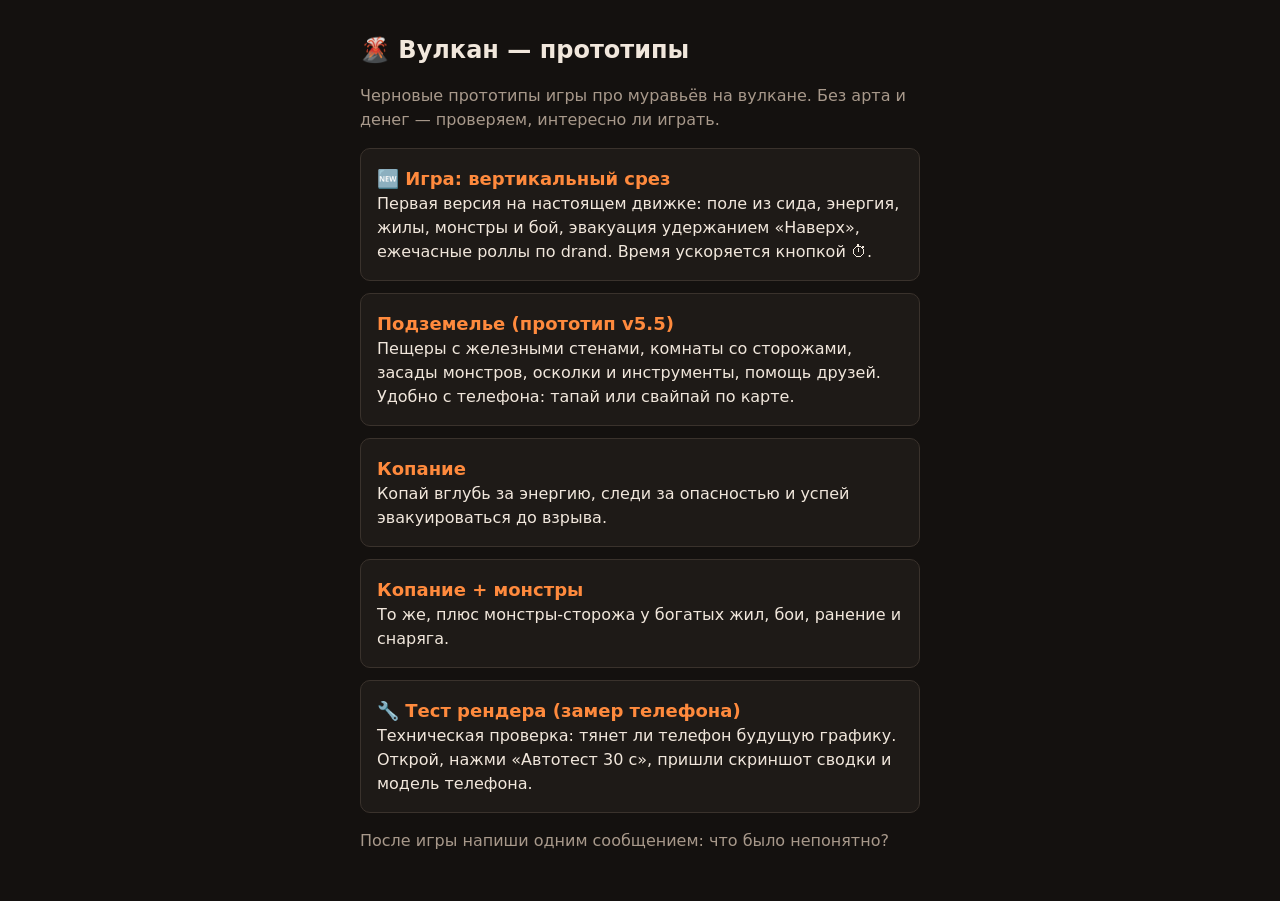
<file: index.html>
<!doctype html>
<html lang="ru">
<head>
<meta charset="utf-8">
<meta name="viewport" content="width=device-width, initial-scale=1">
<title>Вулкан — прототипы</title>
<style>
  body { margin: 0; background: #14110f; color: #f1e7dc; font: 16px/1.5 system-ui, -apple-system, "Segoe UI", sans-serif; }
  main { max-width: 560px; margin: 0 auto; padding: 32px 16px; }
  h1 { font-size: 24px; margin: 0 0 8px; }
  p { color: #a8998b; }
  a.card { display: block; background: #1e1a17; border: 1px solid #3a322c; border-radius: 10px; padding: 16px; margin: 12px 0; color: #f1e7dc; text-decoration: none; }
  a.card:hover { border-color: #ff8a3d; }
  a.card b { color: #ff8a3d; font-size: 18px; }
</style>
</head>
<body>
<main>
  <h1>🌋 Вулкан — прототипы</h1>
  <p>Черновые прототипы игры про муравьёв на вулкане. Без арта и денег — проверяем, интересно ли играть.</p>
  <a class="card" href="slice/"><b>🆕 Игра: вертикальный срез</b><br>Первая версия на настоящем движке: поле из сида, энергия, жилы, монстры и бой, эвакуация удержанием «Наверх», ежечасные роллы по drand. Время ускоряется кнопкой ⏱.</a>
  <a class="card" href="dungeon.html"><b>Подземелье (прототип v5.5)</b><br>Пещеры с железными стенами, комнаты со сторожами, засады монстров, осколки и инструменты, помощь друзей. Удобно с телефона: тапай или свайпай по карте.</a>
  <a class="card" href="dig.html"><b>Копание</b><br>Копай вглубь за энергию, следи за опасностью и успей эвакуироваться до взрыва.</a>
  <a class="card" href="monsters.html"><b>Копание + монстры</b><br>То же, плюс монстры-сторожа у богатых жил, бои, ранение и снаряга.</a>
  <a class="card" href="render.html"><b>🔧 Тест рендера (замер телефона)</b><br>Техническая проверка: тянет ли телефон будущую графику. Открой, нажми «Автотест 30 с», пришли скриншот сводки и модель телефона.</a>
  <p>После игры напиши одним сообщением: что было непонятно?</p>
</main>
</body>
</html>
</file>
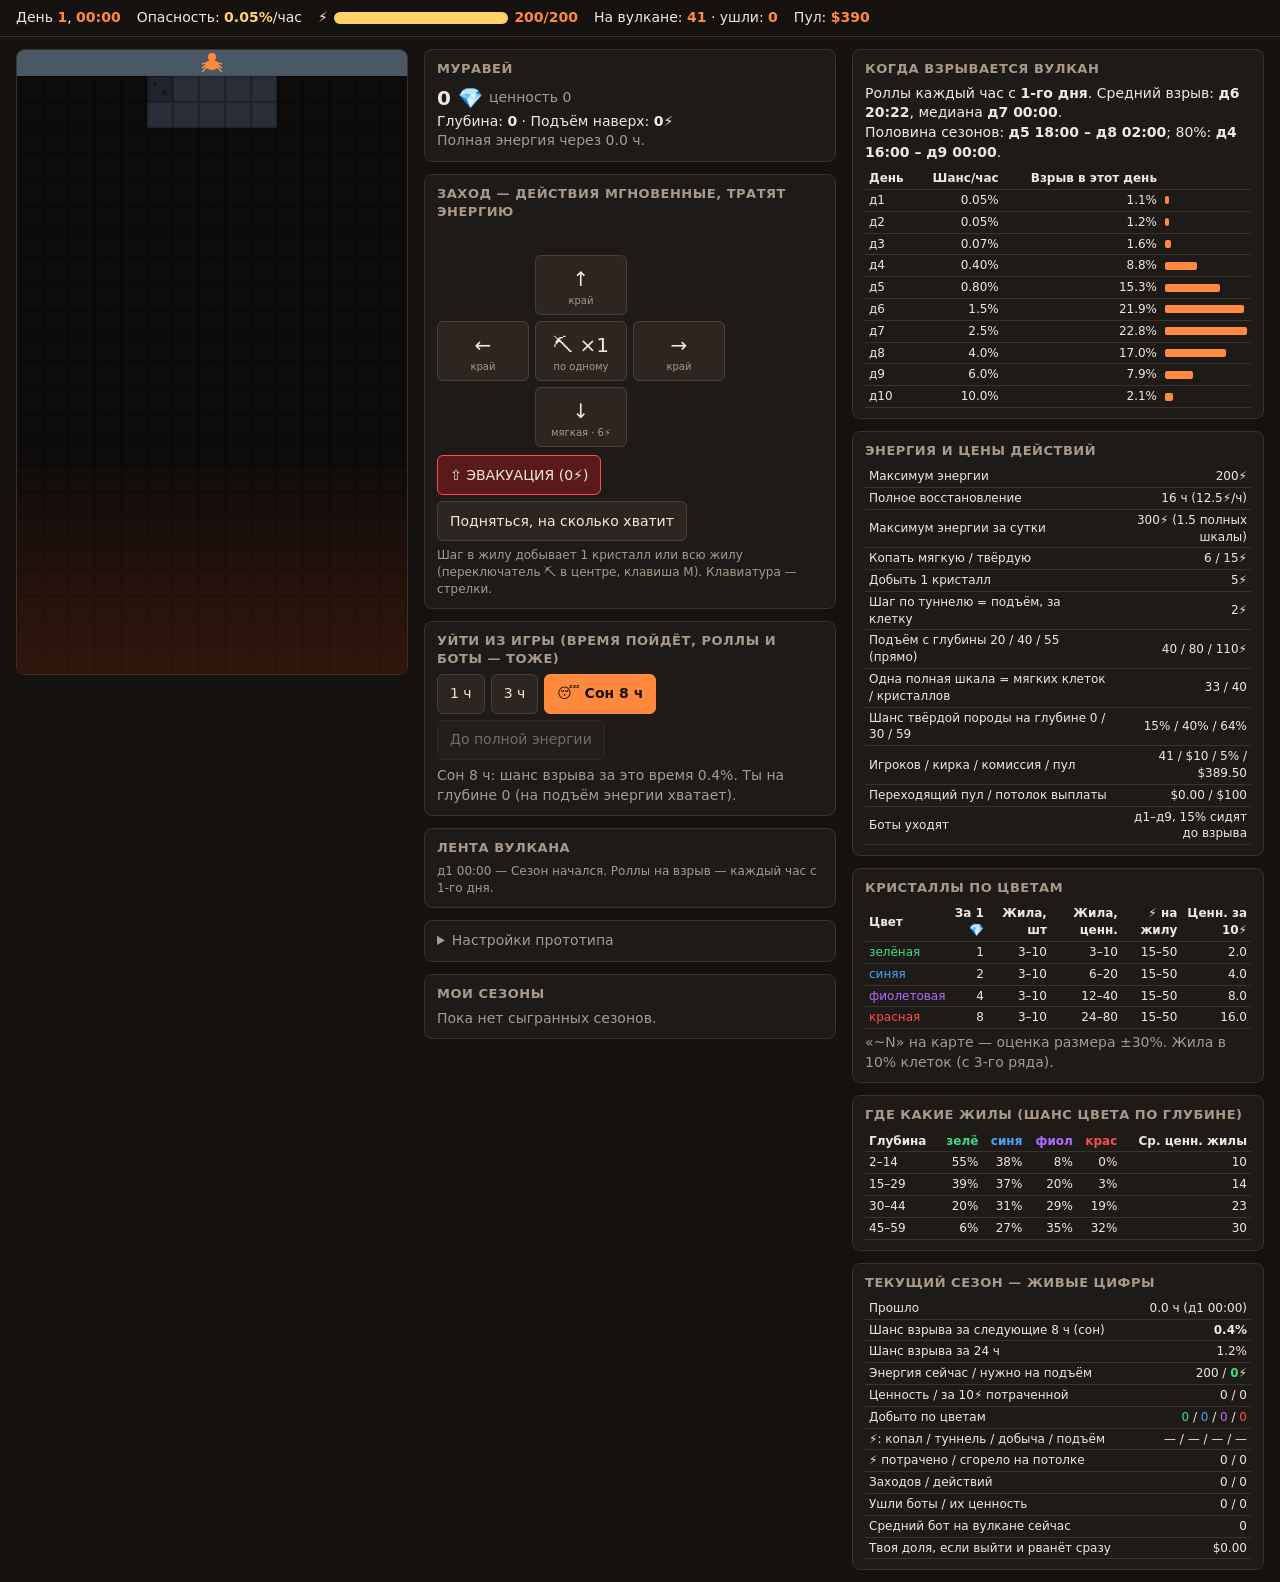
<file: dig.html>
<!-- PROTOTYPE - NOT FOR PRODUCTION -->
<!-- Question: даёт ли модель «мгновенные заходы + энергия + сон» напряжение «жадность против страха» без необходимости сидеть в игре ночами? -->
<!-- Date: 2026-10-05 -->
<!doctype html>
<html lang="ru">
<head>
<meta charset="utf-8">
<meta name="viewport" content="width=device-width, initial-scale=1">
<title>Вулкан — прототип v4 (энергия)</title>
<style>
  :root {
    --bg: #14110f; --panel: #1e1a17; --line: #3a322c; --text: #f1e7dc; --muted: #a8998b;
    --accent: #ff8a3d; --danger: #ff4d4d; --ok: #3ddc84; --energy: #ffd166;
  }
  * { box-sizing: border-box; }
  body { margin: 0; background: var(--bg); color: var(--text); font: 14px/1.4 system-ui, -apple-system, "Segoe UI", sans-serif; }
  header { display: flex; flex-wrap: wrap; gap: 8px 16px; align-items: center; padding: 8px 16px; border-bottom: 1px solid var(--line); position: sticky; top: 0; background: var(--bg); z-index: 5; }
  header b { color: var(--accent); }
  .wrap { display: flex; flex-wrap: wrap; gap: 16px; padding: 12px 16px; align-items: flex-start; }
  canvas { background: #000; border: 1px solid var(--line); border-radius: 8px; max-width: 100%; }
  .side { flex: 1 1 320px; max-width: 460px; display: flex; flex-direction: column; gap: 12px; }
  .ana { flex: 1 1 320px; max-width: 460px; display: flex; flex-direction: column; gap: 12px; }
  .card { background: var(--panel); border: 1px solid var(--line); border-radius: 8px; padding: 10px 12px; }
  .card h3 { margin: 0 0 6px; font-size: 13px; color: var(--muted); font-weight: 600; text-transform: uppercase; letter-spacing: .04em; }
  .row { display: flex; flex-wrap: wrap; gap: 6px; align-items: center; }
  button { background: #2c2520; color: var(--text); border: 1px solid #4a3f37; border-radius: 6px; padding: 8px 12px; font: inherit; cursor: pointer; min-height: 40px; }
  button:hover { border-color: var(--accent); }
  button.primary { background: var(--accent); color: #1a0f08; border-color: var(--accent); font-weight: 700; }
  button.danger { background: #5a1a1a; border-color: var(--danger); }
  button:disabled { opacity: .4; cursor: default; }
  .big { font-size: 20px; font-weight: 700; }
  .muted { color: var(--muted); }
  .feed { max-height: 160px; overflow: auto; font-size: 12px; color: var(--muted); }
  .pad { display: grid; grid-template-columns: repeat(3, 92px); gap: 6px; margin-top: 8px; }
  .pad button { min-height: 60px; font-size: 20px; display: flex; flex-direction: column; align-items: center; justify-content: center; padding: 4px; }
  .pad small { font-size: 10px; color: var(--muted); line-height: 1.1; margin-top: 2px; }
  .ebar { height: 12px; background: #2c2520; border-radius: 6px; overflow: hidden; min-width: 140px; flex: 1; }
  .ebar div { height: 100%; background: var(--energy); }
  .msg { min-height: 20px; color: var(--energy); font-size: 13px; }
  table { border-collapse: collapse; width: 100%; font-size: 12px; }
  td, th { border-bottom: 1px solid var(--line); padding: 2px 4px; text-align: right; }
  th:first-child, td:first-child { text-align: left; }
  .bar { height: 8px; background: var(--accent); border-radius: 2px; }
  #modal { position: fixed; inset: 0; background: rgba(0,0,0,.75); display: none; align-items: center; justify-content: center; z-index: 10; padding: 16px; }
  #modal .card { max-width: 600px; width: 100%; max-height: 90vh; overflow: auto; }
  details summary { cursor: pointer; color: var(--muted); }
  input[type=range] { width: 100%; }
  .tier0 { color: #3ddc84 } .tier1 { color: #4aa3ff } .tier2 { color: #b26bff } .tier3 { color: #ff4d4d }
</style>
</head>
<body>
<header>
  <span>День <b id="hDay">1</b>, <b id="hHour">00:00</b></span>
  <span>Опасность: <b id="hHaz">0%</b>/час</span>
  <span class="row" style="flex:0 1 260px">⚡ <span class="ebar"><div id="hEbar"></div></span> <b id="hEnergy">100</b></span>
  <span>На вулкане: <b id="hCrowd">41</b> · ушли: <b id="hLeft">0</b></span>
  <span>Пул: <b id="hPool"></b></span>
</header>

<div class="wrap">
  <canvas id="cv" width="390" height="624"></canvas>

  <div class="side">
    <div class="card">
      <h3>Муравей</h3>
      <div class="row"><span class="big" id="sCarry">0 💎</span><span class="muted" id="sValue">ценность 0</span></div>
      <div>Глубина: <b id="sDepth">0</b> · Подъём наверх: <b id="sAscent">0⚡</b></div>
      <div class="muted" id="sEnergyNote"></div>
      <div class="muted" id="sShare"></div>
    </div>

    <div class="card" id="actCard">
      <h3>Заход — действия мгновенные, тратят энергию</h3>
      <div class="msg" id="msg"></div>
      <div class="pad">
        <span></span><button data-dir="up">↑<small id="nUp"></small></button><span></span>
        <button data-dir="left">←<small id="nLeft"></small></button>
        <button id="bMineMode" title="Сколько добывать за шаг в жилу">⛏ ×1<small>по одному</small></button>
        <button data-dir="right">→<small id="nRight"></small></button>
        <span></span><button data-dir="down">↓<small id="nDown"></small></button><span></span>
      </div>
      <div class="row" style="margin-top:8px">
        <button id="bEvac" class="danger">⇧ ЭВАКУАЦИЯ</button>
        <button id="bClimb">Подняться, на сколько хватит</button>
      </div>
      <div class="muted" style="margin-top:6px;font-size:12px">Шаг в жилу добывает 1 кристалл или всю жилу (переключатель ⛏ в центре, клавиша M). Клавиатура — стрелки.</div>
    </div>

    <div class="card">
      <h3>Уйти из игры (время пойдёт, роллы и боты — тоже)</h3>
      <div class="row">
        <button data-skip="1">1 ч</button>
        <button data-skip="3">3 ч</button>
        <button data-skip="8" class="primary">😴 Сон 8 ч</button>
        <button id="bFull">До полной энергии</button>
      </div>
      <div class="muted" id="skipNote" style="margin-top:6px"></div>
    </div>

    <div class="card">
      <h3>Лента вулкана</h3>
      <div class="feed" id="feed"></div>
    </div>

    <details class="card">
      <summary>Настройки прототипа</summary>
      <div id="tuning"></div>
      <div class="muted" style="margin-top:6px">Меняются сразу; аналитика пересчитывается.</div>
    </details>

    <div class="card">
      <h3>Мои сезоны</h3>
      <div id="stats" class="muted">Пока нет сыгранных сезонов.</div>
    </div>
  </div>

  <div class="ana">
    <div class="card"><h3>Когда взрывается вулкан</h3><div id="aErupt"></div></div>
    <div class="card"><h3>Энергия и цены действий</h3><div id="aEnergy"></div></div>
    <div class="card"><h3>Кристаллы по цветам</h3><div id="aTiers"></div></div>
    <div class="card"><h3>Где какие жилы (шанс цвета по глубине)</h3><div id="aDepth"></div></div>
    <div class="card"><h3>Текущий сезон — живые цифры</h3><div id="aLive"></div></div>
  </div>
</div>

<div id="modal"><div class="card" id="modalBody"></div></div>

<script>
// PROTOTYPE - NOT FOR PRODUCTION
// Question: даёт ли модель «мгновенные заходы + энергия + сон» напряжение без необходимости сидеть ночами?
// Date: 2026-10-05

const W = 15, H = 60, CELL = 26, VIEW_ROWS = 24;
const TIERS = [
  { name: 'зелёная', color: '#3ddc84', value: 1 },
  { name: 'синяя', color: '#4aa3ff', value: 2 },
  { name: 'фиолетовая', color: '#b26bff', value: 4 },
  { name: 'красная', color: '#ff4d4d', value: 8 },
];
const MIN_VEIN = 3, MAX_VEIN = 10, VEIN_CHANCE = 0.1;
const BOTS = 40, PICKAXE_USD = 10, FEE = 0.05;
const DIRS = { left: [-1, 0], right: [1, 0], down: [0, 1], up: [0, -1] };

// Всё, что крутится в «Настройках прототипа»
const cfg = {
  eMax: 200, regenHours: 16, // 12.5⚡/ч; запас на подъём не упирается в потолок (см. README, симуляция 2026-10-05)
  cTunnel: 2, cSoft: 6, cHard: 15, cMine: 5, // cTunnel = и шаг по туннелю, и подъём (одна цена)
  rollStartDay: 1, hazMult: 1, botMult: 1,
  payCap: 10, // потолок выплаты, × ставки (10× = $100); 0 = выкл. Остаток уходит в пул следующего сезона
};
// вероятность взрыва в час по дням (индекс = день − 1). Дни 1–3 — крошечный риск (вариант А, ~4% взрывов за первые 3 дня), дальше прежняя кривая.
// rollStartDay > 1 обнуляет дни до него (для сравнения со старой «безопасной зоной»).
const HAZ_BY_DAY = [0.0005, 0.0005, 0.0007, 0.004, 0.008, 0.015, 0.025, 0.04, 0.06, 0.1];

let S;
let history = loadHistory();
let carryOver = 0; // остаток пула, переходящий в следующий сезон
const cv = document.getElementById('cv'), ctx = cv.getContext('2d');
const $ = id => document.getElementById(id);

function loadHistory() { try { return JSON.parse(localStorage.getItem('dig-proto-v4') || '[]'); } catch (e) { return []; } }
function saveHistory() { try { localStorage.setItem('dig-proto-v4', JSON.stringify(history)); } catch (e) {} }

function hazardAt(hour) {
  const day = Math.floor(hour / 24) + 1;
  if (day < cfg.rollStartDay) return 0;
  return Math.min(0.5, HAZ_BY_DAY[Math.min(day - 1, HAZ_BY_DAY.length - 1)] * cfg.hazMult);
}
function regenPerHour() { return cfg.eMax / cfg.regenHours; }
function fmtPct(p) { return (p * 100).toFixed(p > 0 && p < 0.01 ? 2 : 1) + '%'; }

function tierWeights(row) {
  const t = row / H;
  return [Math.max(0.05, 1 - t), 0.6, t * 0.9, Math.max(0, t - 0.35) * 1.4];
}
function pickTier(row) {
  const w = tierWeights(row);
  let r = Math.random() * w.reduce((a, b) => a + b, 0);
  for (let i = 0; i < 4; i++) { r -= w[i]; if (r <= 0) return i; }
  return 3;
}

function newSeason() {
  const grid = [];
  for (let r = 0; r < H; r++) {
    const row = [];
    for (let c = 0; c < W; c++) {
      const cell = { dug: false, seen: false, hard: Math.random() < 0.15 + 0.5 * r / H, vein: null };
      if (r > 1 && Math.random() < VEIN_CHANCE) {
        const size = MIN_VEIN + Math.floor(Math.random() * (MAX_VEIN - MIN_VEIN + 1));
        cell.vein = { tier: pickTier(r), size, left: size, est: Math.max(1, Math.round(size * (0.7 + Math.random() * 0.6))) };
      }
      row.push(cell);
    }
    grid.push(row);
  }
  grid[0][7].dug = true;
  const bots = [];
  for (let i = 0; i < BOTS; i++) {
    const greedy = Math.random() < 0.15;
    bots.push({
      name: 'Муравей-' + (100 + Math.floor(Math.random() * 900)),
      rate: 0.6 + Math.random() * 0.8,
      exit: greedy ? 99999 : 24 * (1 + 8 * Math.pow(Math.random(), 0.9)),
      left: false,
    });
  }
  S = {
    carryIn: carryOver, time: 0, erupted: false, eruptHour: null, grid, ant: [7, 0], carry: 0, value: 0, maxDepth: 0,
    energy: cfg.eMax, evacuated: false, evacHour: null, bots, feed: [], valueAt: [0],
    mined: [0, 0, 0, 0], spent: { dig: 0, tunnel: 0, mine: 0, ascend: 0 }, wasted: 0,
    sessions: 0, actedThisSession: false, actions: 0, skipping: false,
  };
  reveal(7, 0);
  log('Сезон начался. Роллы на взрыв — каждый час с ' + cfg.rollStartDay + '-го дня.');
  renderAnalyticsStatic();
}

// ~60–100 ценности в сутки у среднего бота — уровень хорошего игрока при 300⚡/сутки
function bValue(b, t) { return cfg.botMult * b.rate * 2.5 * t * (1 + t / 400); }

function reveal(c, r) {
  for (let dr = -2; dr <= 2; dr++) for (let dc = -2; dc <= 2; dc++) {
    const rr = r + dr, cc = c + dc;
    if (rr >= 0 && rr < H && cc >= 0 && cc < W) S.grid[rr][cc].seen = true;
  }
}
function log(msg) { S.feed.unshift(fmtTime(S.time) + ' — ' + msg); if (S.feed.length > 100) S.feed.pop(); }
function fmtTime(h) {
  const d = Math.floor(h / 24) + 1, hh = Math.floor(h % 24), mm = Math.floor((h % 1) * 60);
  return 'д' + d + ' ' + String(hh).padStart(2, '0') + ':' + String(mm).padStart(2, '0');
}
function say(text) { $('msg').textContent = text; }

function ascentPath() {
  const key = (c, r) => r * W + c;
  const prev = new Map(), q = [S.ant.slice()];
  prev.set(key(...S.ant), null);
  while (q.length) {
    const [c, r] = q.shift();
    if (r === 0) {
      const path = []; let k = key(c, r);
      while (k !== null) { path.unshift([k % W, Math.floor(k / W)]); k = prev.get(k); }
      return path;
    }
    for (const [dc, dr] of Object.values(DIRS)) {
      const nc = c + dc, nr = r + dr;
      if (nc < 0 || nc >= W || nr < 0 || nr >= H) continue;
      if (!S.grid[nr][nc].dug || prev.has(key(nc, nr))) continue;
      prev.set(key(nc, nr), key(c, r)); q.push([nc, nr]);
    }
  }
  return [S.ant.slice()];
}
function ascentCells() { return Math.max(0, ascentPath().length - 1); }
function ascentCost() { return ascentCells() * cfg.cTunnel; }

function canAct() { return !S.evacuated && !S.erupted && !S.skipping; }
function markAction() { S.actions++; if (!S.actedThisSession) { S.actedThisSession = true; S.sessions++; } }

// ---------- действия (мгновенные) ----------
function doStep(d) {
  if (!canAct()) return;
  const [dc, dr] = DIRS[d];
  const nc = S.ant[0] + dc, nr = S.ant[1] + dr;
  if (nc < 0 || nc >= W || nr < 1 || nr >= H) { say('Туда нельзя.'); return; }
  const cell = S.grid[nr][nc];
  if (cell.vein && cell.vein.left > 0) {
    const v = cell.vein;
    const can = Math.floor(S.energy / cfg.cMine);
    if (can < 1) { say('Нет энергии на добычу (нужно ' + cfg.cMine + '⚡ за кристалл).'); return; }
    const n = mineAll ? Math.min(can, v.left) : 1;
    S.energy -= n * cfg.cMine; S.spent.mine += n * cfg.cMine;
    v.left -= n; S.carry += n; S.value += n * TIERS[v.tier].value; S.mined[v.tier] += n;
    markAction();
    if (v.left <= 0) { cell.dug = true; log('Жила выработана: +' + n + ' (' + TIERS[v.tier].name + ')'); say('+' + n + ' 💎 ' + TIERS[v.tier].name + '. Жила пуста.'); }
    else {
      if (mineAll) log('Добыто ' + n + ' из жилы (' + TIERS[v.tier].name + '), осталось ' + v.left);
      say('+' + n + ' 💎 ' + TIERS[v.tier].name + '. В жиле осталось ' + v.left + (mineAll ? ' — энергия кончилась.' : '. Ещё шаг туда — ещё кристалл.'));
    }
    return;
  }
  const cost = cell.dug ? cfg.cTunnel : (cell.hard ? cfg.cHard : cfg.cSoft);
  if (S.energy < cost) { say('Не хватает энергии: нужно ' + cost + '⚡, есть ' + Math.floor(S.energy) + '.'); return; }
  S.energy -= cost;
  if (cell.dug) S.spent.tunnel += cost; else S.spent.dig += cost;
  S.ant = [nc, nr]; cell.dug = true; reveal(nc, nr);
  S.maxDepth = Math.max(S.maxDepth, nr);
  markAction(); say('');
}

function evacuate() {
  if (!canAct()) return;
  const cost = ascentCost();
  if (S.energy < cost) { say('На подъём нужно ' + cost + '⚡, есть ' + Math.floor(S.energy) + '. Можно подняться частично.'); return; }
  S.energy -= cost; S.spent.ascend += cost;
  S.ant = [S.ant[0], 0]; S.evacuated = true; S.evacHour = S.time;
  markAction();
  log('⇧ ЭВАКУАЦИЯ: наверху с ' + S.carry + ' 💎 (ценность ' + S.value + ')');
  say('Ты наверху. Добыча в безопасности.');
}

function climbPartial() {
  if (!canAct()) return;
  const path = ascentPath();
  const n = Math.min(path.length - 1, Math.floor(S.energy / cfg.cTunnel));
  if (n < 1) { say('Нет энергии даже на одну клетку подъёма.'); return; }
  if (n === path.length - 1) { evacuate(); return; }
  S.energy -= n * cfg.cTunnel; S.spent.ascend += n * cfg.cTunnel;
  S.ant = path[n].slice();
  markAction();
  log('Поднялся на ' + n + ' клеток (глубина ' + S.ant[1] + ')');
  say('Поднялся на ' + n + '. До выхода ещё ' + ascentCost() + '⚡.');
}

// ---------- время между заходами ----------
function passTime(hours) {
  if (S.erupted || S.skipping) return;
  S.skipping = true; S.actedThisSession = false; say('');
  const target = S.time + hours;
  log('Ушёл на ' + hours.toFixed(1) + ' ч');
  const tick = () => {
    const stepH = S.evacuated ? 2 : 0.25;
    const next = Math.min(target, S.time + stepH);
    advanceClock(next);
    if (S.erupted) { S.skipping = false; return; }
    if (S.time < target - 1e-9) requestAnimationFrame(tick);
    else { S.skipping = false; log('Вернулся. ⚡ ' + Math.floor(S.energy) + '/' + cfg.eMax); }
  };
  requestAnimationFrame(tick);
}

function advanceClock(to) {
  while (S.time < to - 1e-9 && !S.erupted) {
    const nextInt = Math.floor(S.time + 1e-9) + 1;
    const until = Math.min(to, nextInt);
    const dh = until - S.time;
    // энергия: восстановление с потолком, излишек — «сгорел на потолке»
    const gain = dh * regenPerHour();
    const room = cfg.eMax - S.energy;
    if (gain > room) { if (!S.evacuated) S.wasted += gain - room; S.energy = cfg.eMax; } else S.energy += gain;
    S.time = until;
    for (const b of S.bots) if (!b.left && b.exit <= S.time) { b.left = true; log(b.name + ' эвакуировался с ' + Math.round(bValue(b, b.exit))); }
    if (Math.abs(S.time - nextInt) < 1e-9) {
      S.time = nextInt;
      S.valueAt[nextInt] = S.value;
      roll(nextInt);
    }
  }
}

function roll(hour) {
  const p = hazardAt(hour);
  if (p <= 0) return;
  if (Math.random() < p) {
    S.erupted = true; S.eruptHour = hour;
    log('💥 ВЗРЫВ! (шанс был ' + fmtPct(p) + ')');
    setTimeout(endSeason, 400);
  } else if (hour % 6 === 0) log('✓ Ролл — вулкан держится (' + fmtPct(p) + ')');
}

// ---------- деньги ----------
function basePool() { return (BOTS + 1) * PICKAXE_USD * (1 - FEE); }
function poolUsd() { return basePool() + (S ? S.carryIn : 0); }
function capUsd() { return cfg.payCap > 0 ? cfg.payCap * PICKAXE_USD : Infinity; }
function payoutFor(value, eruptHour) {
  let total = value;
  for (const b of S.bots) if (b.exit < eruptHour) total += bValue(b, b.exit);
  return total > 0 ? Math.min(capUsd(), poolUsd() * value / total) : 0;
}
function currentShareEstimate() {
  let total = S.value;
  for (const b of S.bots) if (b.left) total += bValue(b, b.exit);
  return total > 0 ? Math.min(capUsd(), poolUsd() * S.value / total) : 0;
}

// Итог сезона по всем участникам: выжившие делят пул пропорционально поинтам (с потолком), сгоревшие — 0.
function seasonLeaderboard() {
  const E = S.eruptHour, rows = [];
  rows.push({ name: 'Ты', me: true, out: S.evacuated ? S.evacHour : null, pts: S.evacuated ? S.value : (S.valueAt[E] !== undefined ? S.valueAt[E] : S.value) });
  for (const b of S.bots) rows.push({ name: b.name, out: b.exit < E ? b.exit : null, pts: Math.round(bValue(b, b.exit < E ? b.exit : E)) });
  const total = rows.filter(r => r.out !== null).reduce((a, r) => a + r.pts, 0);
  let paid = 0;
  for (const r of rows) {
    r.pay = r.out !== null && total > 0 ? Math.min(capUsd(), poolUsd() * r.pts / total) : 0;
    paid += r.pay;
  }
  rows.sort((a, b) => b.pay - a.pay || (b.out !== null) - (a.out !== null) || b.pts - a.pts);
  return { rows, paid, leftover: Math.max(0, poolUsd() - paid) };
}

function endSeason() {
  const survived = S.evacuated;
  const payout = survived ? payoutFor(S.value, S.eruptHour) : 0;
  const valAtErupt = S.valueAt[S.eruptHour] !== undefined ? S.valueAt[S.eruptHour] : S.value;
  const could = payoutFor(valAtErupt, S.eruptHour);
  const survivors = S.bots.filter(b => b.exit < S.eruptHour).length + (survived ? 1 : 0);
  const lb = seasonLeaderboard();
  carryOver = lb.leftover;
  let board = '<div style="max-height:260px;overflow:auto"><table><tr><th>#</th><th>Игрок</th><th>Вышел</th><th>Поинты</th><th>Забрал</th><th>Чистыми</th></tr>';
  lb.rows.forEach((r, i) => {
    board += '<tr' + (r.me ? ' style="color:var(--accent);font-weight:700"' : (r.out === null ? ' class="muted"' : '')) + '><td>' + (i + 1) + '</td><td>' + r.name + '</td><td>' +
      (r.out === null ? '💥 сгорел' : fmtTime(r.out)) + '</td><td>' + r.pts + '</td><td>$' + r.pay.toFixed(2) + '</td><td>' + (r.pay >= PICKAXE_USD ? '+' : '') + (r.pay - PICKAXE_USD).toFixed(2) + '</td></tr>';
  });
  board += '</table></div><div class="muted">Пул $' + poolUsd().toFixed(2) + (S.carryIn ? ' (из них переходящий $' + S.carryIn.toFixed(2) + ')' : '') +
    ' · выплачено $' + lb.paid.toFixed(2) + ' · в пул следующего сезона $' + lb.leftover.toFixed(2) +
    (cfg.payCap > 0 ? ' · потолок $' + capUsd().toFixed(0) + ' на игрока' : '') + '</div>';
  let bestBot = null;
  for (const b of S.bots) if (b.exit < S.eruptHour && (!bestBot || bValue(b, b.exit) > bValue(bestBot, bestBot.exit))) bestBot = b;
  const rec = {
    n: history.length + 1, eruptHour: S.eruptHour, evacHour: survived ? S.evacHour : null,
    depth: S.maxDepth, value: S.value, survived, payout: Math.round(payout * 100) / 100,
    could: Math.round(could * 100) / 100, sessions: S.sessions, wasted: Math.round(S.wasted),
  };
  history.push(rec); saveHistory();
  let curve = '<table><tr><th>Выход в</th><th>Ценность</th><th>Забрал бы</th><th>Чистыми</th></tr>';
  const fromH = Math.min(cfg.rollStartDay * 24 - 24, S.eruptHour);
  for (let h = fromH; h <= S.eruptHour; h += 12) {
    const v = S.valueAt[h] !== undefined ? S.valueAt[h] : 0;
    const pay = payoutFor(v, S.eruptHour);
    const mine = survived && S.evacHour >= h && S.evacHour < h + 12;
    curve += '<tr' + (mine ? ' style="color:var(--accent)"' : '') + '><td>' + fmtTime(h) + (mine ? ' ← ты' : '') + '</td><td>' + v + '</td><td>$' + pay.toFixed(2) + '</td><td>' + (pay >= PICKAXE_USD ? '+' : '') + (pay - PICKAXE_USD).toFixed(2) + '</td></tr>';
    if (h < S.eruptHour && h + 12 > S.eruptHour) h = S.eruptHour - 12;
  }
  curve += '</table>';
  $('modalBody').innerHTML =
    '<h3>Сезон ' + rec.n + ' окончен</h3>' +
    '<div class="big">' + (survived ? '✅ Выжил: $' + payout.toFixed(2) + ' (ставка $' + PICKAXE_USD + ')' : '💥 Сгорел') + '</div>' +
    '<p>Взрыв: <b>' + fmtTime(S.eruptHour) + '</b>. ' + (survived ? 'Ты вышел за <b>' + (S.eruptHour - S.evacHour).toFixed(1) + ' ч</b> до взрыва.' : 'Ты был на глубине ' + S.ant[1] + ' и потерял всё.') + '</p>' +
    '<p>Если бы успел выйти в час взрыва (ценность ' + valAtErupt + '): <b>$' + could.toFixed(2) + '</b>' + (survived ? ' · ты взял $' + payout.toFixed(2) : '') + '</p>' +
    '<details open><summary>Лидерборд сезона</summary>' + board + '</details>' +
    '<details><summary>Сколько забрал бы, если бы вышел в этот час</summary>' + curve + '</details>' +
    '<p class="muted">Ценность ' + S.value + ' · макс. глубина ' + S.maxDepth + ' · выжили ' + survivors + ' из ' + (BOTS + 1) +
    (bestBot ? ' · лучший бот вышел ' + fmtTime(bestBot.exit) + ' с ' + Math.round(bValue(bestBot, bestBot.exit)) : '') + '</p>' +
    '<p class="muted">Заходов: ' + S.sessions + ' · действий: ' + S.actions + ' · энергии сгорело на потолке: ' + Math.round(S.wasted) + '⚡</p>' +
    statsTable() +
    '<div class="row" style="margin-top:10px"><button class="primary" id="bNext">Ещё сезон</button></div>';
  $('modal').style.display = 'flex';
  $('bNext').onclick = () => { $('modal').style.display = 'none'; newSeason(); };
  renderStats();
}

function statsTable() {
  if (!history.length) return '';
  let h = '<table><tr><th>#</th><th>Взрыв</th><th>Выход</th><th>Глуб.</th><th>Ценн.</th><th>$</th><th>Мог</th><th>Заходов</th><th>⚡ сгорело</th></tr>';
  for (const r of history.slice(-10)) {
    h += '<tr><td>' + r.n + '</td><td>' + fmtTime(r.eruptHour) + '</td><td>' + (r.survived ? fmtTime(r.evacHour) : '💥') + '</td><td>' + r.depth +
      '</td><td>' + r.value + '</td><td>' + r.payout.toFixed(2) + '</td><td>' + r.could.toFixed(2) + '</td><td>' + r.sessions + '</td><td>' + r.wasted + '</td></tr>';
  }
  const total = history.reduce((a, r) => a + r.payout - PICKAXE_USD, 0);
  return h + '</table><div class="muted">Итог по всем сезонам: ' + (total >= 0 ? '+' : '') + total.toFixed(2) + ' $</div>';
}
function renderStats() { $('stats').innerHTML = history.length ? statsTable() : 'Пока нет сыгранных сезонов.'; }

// ---------- аналитика ----------
function eruptionDistribution() {
  let surv = 1, mean = 0, cum = 0;
  const byDay = [], pct = {};
  for (let h = 1; h <= 24 * 40; h++) {
    const p = hazardAt(h), e = surv * p, d = Math.floor(h / 24);
    byDay[d] = (byDay[d] || 0) + e; mean += e * h; cum += e; surv *= 1 - p;
    for (const m of [0.1, 0.25, 0.5, 0.75, 0.9]) if (pct[m] === undefined && cum >= m) pct[m] = h;
  }
  return { byDay, pct, mean };
}

function renderAnalyticsStatic() {
  const er = eruptionDistribution();
  let h = '<div>Роллы каждый час с <b>' + cfg.rollStartDay + '-го дня</b>. Средний взрыв: <b>' + fmtTime(er.mean) + '</b>, медиана <b>' + fmtTime(er.pct[0.5]) + '</b>.</div>';
  h += '<div>Половина сезонов: <b>' + fmtTime(er.pct[0.25]) + ' – ' + fmtTime(er.pct[0.75]) + '</b>; 80%: <b>' + fmtTime(er.pct[0.1]) + ' – ' + fmtTime(er.pct[0.9]) + '</b>.</div>';
  h += '<table style="margin-top:6px"><tr><th>День</th><th>Шанс/час</th><th>Взрыв в этот день</th><th></th></tr>';
  const maxP = Math.max(...er.byDay.map(x => x || 0));
  for (let d = 0; d < 16; d++) {
    const p = er.byDay[d] || 0;
    if (d > 8 && p < 0.002) continue;
    h += '<tr><td>д' + (d + 1) + '</td><td>' + fmtPct(hazardAt(d * 24 + 1)) + '</td><td>' + (p * 100).toFixed(1) + '%</td><td style="width:90px"><div class="bar" style="width:' + (maxP ? 100 * p / maxP : 0) + '%"></div></td></tr>';
  }
  $('aErupt').innerHTML = h + '</table>';

  const rph = regenPerHour();
  $('aEnergy').innerHTML = '<table>' +
    '<tr><td>Максимум энергии</td><td>' + cfg.eMax + '⚡</td></tr>' +
    '<tr><td>Полное восстановление</td><td>' + cfg.regenHours + ' ч (' + rph.toFixed(1) + '⚡/ч)</td></tr>' +
    '<tr><td>Максимум энергии за сутки</td><td>' + Math.round(rph * 24) + '⚡ (' + (24 / cfg.regenHours).toFixed(1) + ' полных шкалы)</td></tr>' +
    '<tr><td>Копать мягкую / твёрдую</td><td>' + cfg.cSoft + ' / ' + cfg.cHard + '⚡</td></tr>' +

    '<tr><td>Добыть 1 кристалл</td><td>' + cfg.cMine + '⚡</td></tr>' +
    '<tr><td>Шаг по туннелю = подъём, за клетку</td><td>' + cfg.cTunnel + '⚡</td></tr>' +
    '<tr><td>Подъём с глубины 20 / 40 / 55 (прямо)</td><td>' + 20 * cfg.cTunnel + ' / ' + 40 * cfg.cTunnel + ' / ' + 55 * cfg.cTunnel + '⚡</td></tr>' +
    '<tr><td>Одна полная шкала = мягких клеток / кристаллов</td><td>' + Math.floor(cfg.eMax / cfg.cSoft) + ' / ' + Math.floor(cfg.eMax / cfg.cMine) + '</td></tr>' +
    '<tr><td>Шанс твёрдой породы на глубине 0 / 30 / 59</td><td>15% / 40% / 64%</td></tr>' +
    '<tr><td>Игроков / кирка / комиссия / пул</td><td>' + (BOTS + 1) + ' / $' + PICKAXE_USD + ' / ' + FEE * 100 + '% / $' + basePool().toFixed(2) + '</td></tr>' +
    '<tr><td>Переходящий пул / потолок выплаты</td><td>$' + (S ? S.carryIn : 0).toFixed(2) + ' / ' + (cfg.payCap > 0 ? '$' + capUsd().toFixed(0) : 'выкл') + '</td></tr>' +
    '<tr><td>Боты уходят</td><td>д1–д9, 15% сидят до взрыва</td></tr></table>';

  let t = '<table><tr><th>Цвет</th><th>За 1 💎</th><th>Жила, шт</th><th>Жила, ценн.</th><th>⚡ на жилу</th><th>Ценн. за 10⚡</th></tr>';
  TIERS.forEach((tr, i) => {
    t += '<tr><td class="tier' + i + '">' + tr.name + '</td><td>' + tr.value + '</td><td>' + MIN_VEIN + '–' + MAX_VEIN + '</td><td>' + MIN_VEIN * tr.value + '–' + MAX_VEIN * tr.value +
      '</td><td>' + MIN_VEIN * cfg.cMine + '–' + MAX_VEIN * cfg.cMine + '</td><td>' + (10 * tr.value / cfg.cMine).toFixed(1) + '</td></tr>';
  });
  $('aTiers').innerHTML = t + '</table><div class="muted" style="margin-top:4px">«~N» на карте — оценка размера ±30%. Жила в ' + VEIN_CHANCE * 100 + '% клеток (с 3-го ряда).</div>';

  let d = '<table><tr><th>Глубина</th>' + TIERS.map((tr, i) => '<th class="tier' + i + '">' + tr.name.slice(0, 4) + '</th>').join('') + '<th>Ср. ценн. жилы</th></tr>';
  for (const [a, b] of [[2, 15], [15, 30], [30, 45], [45, 60]]) {
    const acc = [0, 0, 0, 0];
    for (let r = a; r < b; r++) { const w = tierWeights(r), sum = w.reduce((x, y) => x + y, 0); w.forEach((x, i) => acc[i] += x / sum / (b - a)); }
    const avg = acc.reduce((s2, x, i) => s2 + x * TIERS[i].value, 0) * (MIN_VEIN + MAX_VEIN) / 2;
    d += '<tr><td>' + a + '–' + (b - 1) + '</td>' + acc.map(x => '<td>' + Math.round(x * 100) + '%</td>').join('') + '<td>' + avg.toFixed(0) + '</td></tr>';
  }
  $('aDepth').innerHTML = d + '</table>';
}

function chanceWithin(hours) {
  let surv = 1;
  for (let h = Math.floor(S.time) + 1; h <= Math.floor(S.time + hours); h++) surv *= 1 - hazardAt(h);
  return 1 - surv;
}

let liveTick = 0;
function renderAnalyticsLive(now) {
  if (now - liveTick < 250) return;
  liveTick = now;
  const sp = S.spent, spentTotal = sp.dig + sp.tunnel + sp.mine + sp.ascend;
  const pct = x => spentTotal ? Math.round(100 * x / spentTotal) + '%' : '—';
  const leftBots = S.bots.filter(b => b.left);
  const onV = S.bots.filter(b => !b.left);
  const avgOn = onV.length ? onV.reduce((a, b) => a + bValue(b, S.time), 0) / onV.length : 0;
  const asc = ascentCost();
  let h = '<table>' +
    '<tr><td>Прошло</td><td>' + S.time.toFixed(1) + ' ч (' + fmtTime(S.time) + ')</td></tr>' +
    '<tr><td>Шанс взрыва за следующие 8 ч (сон)</td><td><b>' + (chanceWithin(8) * 100).toFixed(1) + '%</b></td></tr>' +
    '<tr><td>Шанс взрыва за 24 ч</td><td>' + (chanceWithin(24) * 100).toFixed(1) + '%</td></tr>' +
    '<tr><td>Энергия сейчас / нужно на подъём</td><td>' + Math.floor(S.energy) + ' / <b style="color:' + (S.energy >= asc ? 'var(--ok)' : 'var(--danger)') + '">' + asc + '</b>⚡</td></tr>' +
    '<tr><td>Ценность / за 10⚡ потраченной</td><td>' + S.value + ' / ' + (spentTotal ? (10 * S.value / spentTotal).toFixed(1) : '0') + '</td></tr>' +
    '<tr><td>Добыто по цветам</td><td>' + S.mined.map((n, i) => '<span class="tier' + i + '">' + n + '</span>').join(' / ') + '</td></tr>' +
    '<tr><td>⚡: копал / туннель / добыча / подъём</td><td>' + pct(sp.dig) + ' / ' + pct(sp.tunnel) + ' / ' + pct(sp.mine) + ' / ' + pct(sp.ascend) + '</td></tr>' +
    '<tr><td>⚡ потрачено / сгорело на потолке</td><td>' + Math.round(spentTotal) + ' / ' + Math.round(S.wasted) + '</td></tr>' +
    '<tr><td>Заходов / действий</td><td>' + S.sessions + ' / ' + S.actions + '</td></tr>' +
    '<tr><td>Ушли боты / их ценность</td><td>' + leftBots.length + ' / ' + Math.round(leftBots.reduce((a, b) => a + bValue(b, b.exit), 0)) + '</td></tr>' +
    '<tr><td>Средний бот на вулкане сейчас</td><td>' + Math.round(avgOn) + '</td></tr>' +
    '<tr><td>Твоя доля, если выйти и рванёт сразу</td><td>$' + currentShareEstimate().toFixed(2) + '</td></tr></table>';
  if (S.evacuated) h += '<div class="muted">Ты наверху с ' + fmtTime(S.evacHour) + '.</div>';
  $('aLive').innerHTML = h;
}

// ---------- настройки ----------
const TUNE = [
  ['eMax', 'Максимум энергии', 40, 300, 10],
  ['regenHours', 'Часов на полное восстановление', 2, 24, 1],
  ['cSoft', 'Цена: мягкая порода', 1, 20, 1],
  ['cHard', 'Цена: твёрдая порода', 2, 40, 1],
  ['cTunnel', 'Цена: шаг по туннелю = подъём', 0, 10, 0.5],
  ['cMine', 'Цена: 1 кристалл', 1, 20, 1],
  ['rollStartDay', 'Роллы с дня', 1, 10, 1],
  ['hazMult', 'Множитель опасности', 0.25, 3, 0.25],
  ['botMult', 'Сила ботов', 0.25, 3, 0.25],
  ['payCap', 'Потолок выплаты, × ставки (0 = выкл)', 0, 20, 1],
];
$('tuning').innerHTML = TUNE.map(([k, label, min, max, step]) =>
  '<div style="margin-top:6px">' + label + ': <b id="v_' + k + '">' + cfg[k] + '</b><br><input type="range" id="t_' + k + '" min="' + min + '" max="' + max + '" step="' + step + '" value="' + cfg[k] + '"></div>').join('');
TUNE.forEach(([k]) => $('t_' + k).oninput = () => {
  cfg[k] = +$('t_' + k).value; $('v_' + k).textContent = cfg[k];
  if (k === 'eMax') S.energy = Math.min(S.energy, cfg.eMax);
  renderAnalyticsStatic();
});

// ---------- отрисовка ----------
function lerp(a, b, t) { return a + (b - a) * t; }
function rockColor(r, hard) {
  const t = r / H, k = hard ? 0.75 : 1;
  return 'rgb(' + (lerp(42, 70, t) * k | 0) + ',' + (lerp(47, 28, t) * k | 0) + ',' + (lerp(58, 20, t) * k | 0) + ')';
}
let camRow = 0;
function draw() {
  const target = Math.max(0, Math.min(H - VIEW_ROWS, S.ant[1] - 9));
  camRow += (target - camRow) * 0.15;
  ctx.clearRect(0, 0, cv.width, cv.height);
  const r0 = Math.floor(camRow), off = (camRow - r0) * CELL;
  for (let vr = -1; vr <= VIEW_ROWS + 1; vr++) {
    const r = r0 + vr; if (r < 0 || r >= H) continue;
    const y = vr * CELL - off;
    for (let c = 0; c < W; c++) {
      const cell = S.grid[r][c], x = c * CELL;
      if (r === 0) { ctx.fillStyle = '#4a5866'; ctx.fillRect(x, y, CELL, CELL); continue; }
      if (cell.dug) { ctx.fillStyle = '#6b5442'; ctx.fillRect(x, y, CELL, CELL); }
      else if (!cell.seen) { ctx.fillStyle = '#0e0c0b'; ctx.fillRect(x, y, CELL, CELL); }
      else {
        ctx.fillStyle = rockColor(r, cell.hard); ctx.fillRect(x, y, CELL, CELL);
        if (cell.hard) { ctx.fillStyle = 'rgba(0,0,0,.35)'; ctx.fillRect(x + 6, y + 6, 4, 4); ctx.fillRect(x + 15, y + 14, 5, 5); }
      }
      if (cell.seen && cell.vein && cell.vein.left > 0) {
        const tier = TIERS[cell.vein.tier];
        const g = ctx.createRadialGradient(x + CELL / 2, y + CELL / 2, 2, x + CELL / 2, y + CELL / 2, CELL * 0.75);
        g.addColorStop(0, tier.color); g.addColorStop(1, 'rgba(0,0,0,0)');
        ctx.fillStyle = g; ctx.fillRect(x - 6, y - 6, CELL + 12, CELL + 12);
        ctx.fillStyle = '#fff'; ctx.font = 'bold 10px system-ui'; ctx.textAlign = 'center';
        ctx.fillText('~' + (cell.vein.left < cell.vein.size ? cell.vein.left : cell.vein.est), x + CELL / 2, y + CELL / 2 + 4);
      }
      ctx.strokeStyle = 'rgba(0,0,0,.25)'; ctx.strokeRect(x + .5, y + .5, CELL - 1, CELL - 1);
    }
  }
  const haz = hazardAt(Math.floor(S.time) + 1);
  const glow = Math.min(0.85, 0.15 + haz * 9);
  const g2 = ctx.createLinearGradient(0, Math.min(cv.height, (H - camRow) * CELL) - 220, 0, cv.height);
  g2.addColorStop(0, 'rgba(255,80,20,0)'); g2.addColorStop(1, 'rgba(255,80,20,' + glow + ')');
  ctx.fillStyle = g2; ctx.fillRect(0, 0, cv.width, cv.height);
  const ax = S.ant[0] * CELL + CELL / 2, ay = (S.ant[1] - camRow) * CELL + CELL / 2;
  ctx.fillStyle = S.energy < 1 ? '#8a6a52' : '#ff8a3d';
  ctx.beginPath(); ctx.ellipse(ax, ay + 2, 7, 5, 0, 0, Math.PI * 2); ctx.fill();
  ctx.beginPath(); ctx.arc(ax, ay - 6, 4, 0, Math.PI * 2); ctx.fill();
  ctx.strokeStyle = ctx.fillStyle; ctx.lineWidth = 1.5;
  for (const s of [-1, 1]) for (const k of [-4, 0, 4]) { ctx.beginPath(); ctx.moveTo(ax + s * 5, ay + 2 + k / 2); ctx.lineTo(ax + s * 10, ay + 5 + k); ctx.stroke(); }
  if (S.skipping) { ctx.fillStyle = 'rgba(0,0,0,.35)'; ctx.fillRect(0, 0, cv.width, cv.height); ctx.fillStyle = '#fff'; ctx.font = 'bold 16px system-ui'; ctx.textAlign = 'center'; ctx.fillText('Время идёт… ' + fmtTime(S.time), cv.width / 2, 30); }
  if (S.erupted) { ctx.fillStyle = 'rgba(255,60,20,.55)'; ctx.fillRect(0, 0, cv.width, cv.height); }
}

function neighborInfo(d) {
  const [dc, dr] = DIRS[d];
  const nc = S.ant[0] + dc, nr = S.ant[1] + dr;
  if (nc < 0 || nc >= W || nr < 1 || nr >= H) return 'край';
  const cell = S.grid[nr][nc];
  if (cell.vein && cell.vein.left > 0) {
    const n = cell.vein.left < cell.vein.size ? cell.vein.left : cell.vein.est;
    return TIERS[cell.vein.tier].name.slice(0, 4) + ' ~' + n + ' · ' + (mineAll ? n * cfg.cMine + '⚡ всё' : cfg.cMine + '⚡/шт');
  }
  if (cell.dug) return 'туннель · ' + cfg.cTunnel + '⚡';
  return (cell.hard ? 'твёрдая · ' + cfg.cHard : 'мягкая · ' + cfg.cSoft) + '⚡';
}

function updateUI() {
  $('hDay').textContent = Math.floor(S.time / 24) + 1;
  $('hHour').textContent = String(Math.floor(S.time % 24)).padStart(2, '0') + ':' + String(Math.floor((S.time % 1) * 60)).padStart(2, '0');
  const haz = hazardAt(Math.floor(S.time) + 1);
  $('hHaz').textContent = fmtPct(haz);
  $('hHaz').style.color = haz === 0 ? 'var(--ok)' : haz < 0.02 ? '#ffd166' : 'var(--danger)';
  $('hEnergy').textContent = Math.floor(S.energy) + '/' + cfg.eMax;
  $('hPool').textContent = '$' + poolUsd().toFixed(0) + (S.carryIn ? ' (+' + S.carryIn.toFixed(0) + ' перех.)' : '');
  $('hEbar').style.width = (100 * S.energy / cfg.eMax) + '%';
  const left = S.bots.filter(b => b.left).length;
  $('hCrowd').textContent = (BOTS - left) + (S.evacuated ? 0 : 1);
  $('hLeft').textContent = left + (S.evacuated ? 1 : 0);
  $('sCarry').textContent = S.carry + ' 💎';
  $('sValue').textContent = 'ценность ' + S.value;
  $('sDepth').textContent = S.ant[1];
  const asc = ascentCost();
  $('sAscent').textContent = S.evacuated ? 'наверху' : asc + '⚡';
  $('sAscent').style.color = !S.evacuated && S.energy < asc ? 'var(--danger)' : '';
  const toFull = (cfg.eMax - S.energy) / regenPerHour();
  $('sEnergyNote').textContent = S.evacuated ? 'Эвакуирован в ' + fmtTime(S.evacHour) + '. Ждём взрыва.' :
    (S.energy < 1 ? 'Энергия кончилась — муравей спит. ' : '') + 'Полная энергия через ' + toFull.toFixed(1) + ' ч.' +
    (S.energy < asc ? ' ⚠️ Сейчас НЕ хватает энергии на эвакуацию.' : '');
  $('sShare').textContent = S.value ? 'Доля, если выйти сейчас и рванёт сразу: ~$' + currentShareEstimate().toFixed(2) : '';
  for (const [d, id] of [['up', 'nUp'], ['down', 'nDown'], ['left', 'nLeft'], ['right', 'nRight']]) { const v = neighborInfo(d); if ($(id).textContent !== v) $(id).textContent = v; }
  const off = !canAct();
  document.querySelectorAll('[data-dir]').forEach(b => b.disabled = off);
  $('bEvac').disabled = off; $('bClimb').disabled = off;
  $('bEvac').textContent = '⇧ ЭВАКУАЦИЯ (' + asc + '⚡)';
  document.querySelectorAll('[data-skip]').forEach(b => b.disabled = S.skipping || S.erupted);
  $('bFull').disabled = S.skipping || S.erupted || S.energy >= cfg.eMax - 0.5;
  $('skipNote').textContent = S.evacuated ? 'Ты наверху — промотай время до взрыва.' :
    'Сон 8 ч: шанс взрыва за это время ' + (chanceWithin(8) * 100).toFixed(1) + '%. Ты на глубине ' + S.ant[1] + (S.energy >= asc ? ' (на подъём энергии хватает).' : ' (на подъём энергии НЕ хватает).');
  const html = S.feed.slice(0, 40).map(l => '<div>' + l + '</div>').join('');
  if ($('feed').dataset.v !== html) { $('feed').innerHTML = html; $('feed').dataset.v = html; }
}

// ---------- ввод ----------
document.querySelectorAll('[data-dir]').forEach(b => b.onclick = () => doStep(b.dataset.dir));
document.querySelectorAll('[data-skip]').forEach(b => b.onclick = () => passTime(S.evacuated ? 24 : +b.dataset.skip));
$('bFull').onclick = () => passTime(Math.max(0.25, (cfg.eMax - S.energy) / regenPerHour()));
$('bEvac').onclick = evacuate;
$('bClimb').onclick = climbPartial;
let mineAll = false;
function toggleMine() { mineAll = !mineAll; $('bMineMode').innerHTML = mineAll ? '⛏ всё<small>вся жила</small>' : '⛏ ×1<small>по одному</small>'; }
$('bMineMode').onclick = toggleMine;
window.addEventListener('keydown', e => {
  const m = { ArrowLeft: 'left', ArrowRight: 'right', ArrowDown: 'down', ArrowUp: 'up' };
  if (m[e.key]) { doStep(m[e.key]); e.preventDefault(); }
  if (e.key === 'm' || e.key === 'M' || e.key === 'ь' || e.key === 'Ь') toggleMine();
});

function frame(now) {
  draw(); updateUI(); renderAnalyticsLive(now);
  requestAnimationFrame(frame);
}

newSeason();
renderStats();
requestAnimationFrame(frame);
</script>
</body>
</html>
</file>
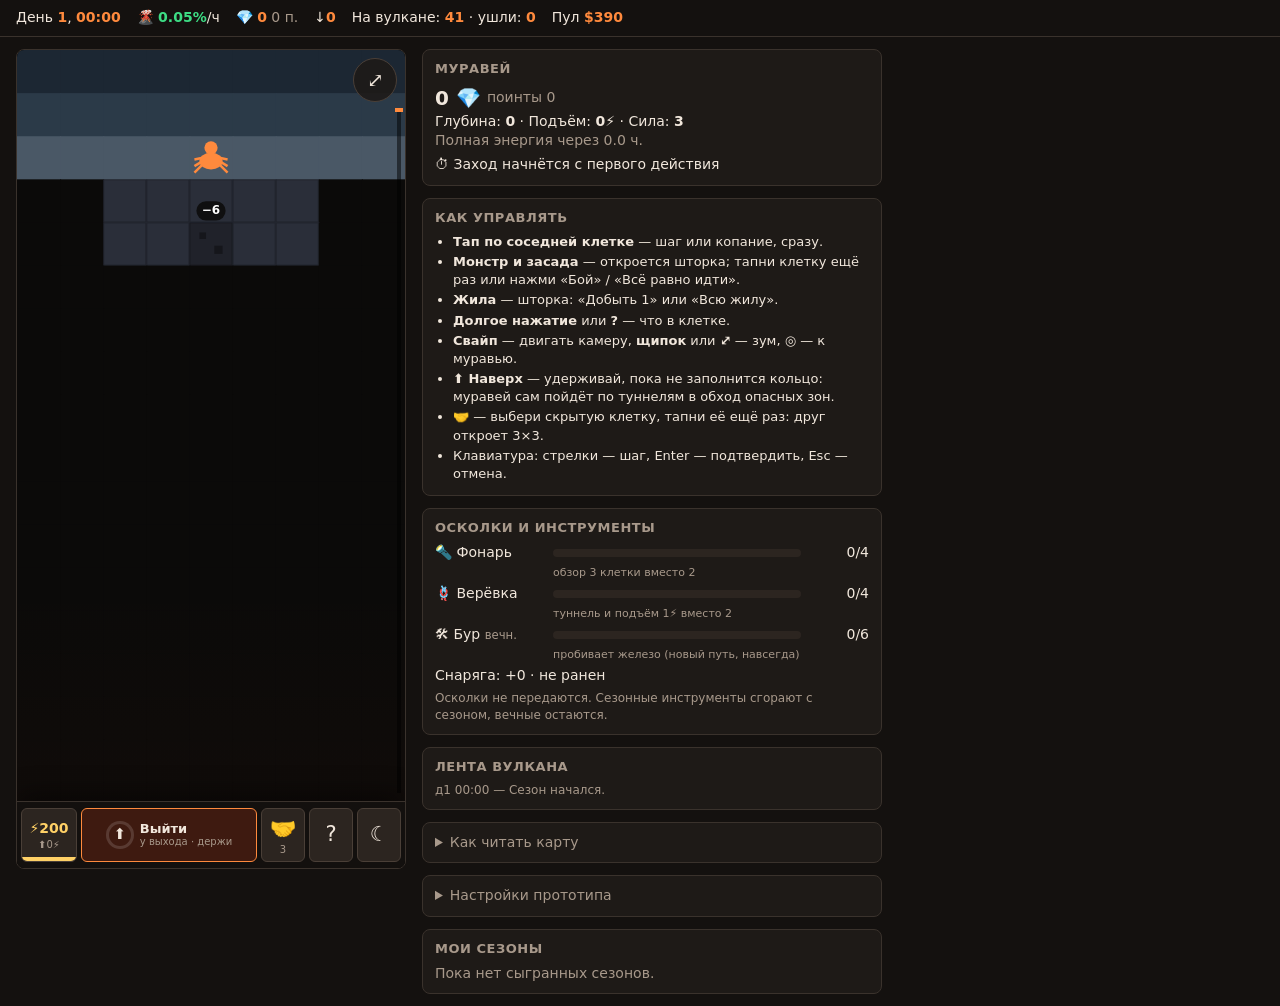
<file: dungeon.html>
<!-- PROTOTYPE - NOT FOR PRODUCTION -->
<!-- Question: делают ли пещеры (железные стены, сторож на входе, опасные зоны, осколки → инструменты, помощь друзей) заход глубже и интереснее, не превращаясь в лабиринт-рутину? -->
<!-- Date: 2026-10-07 · v5.5 (2026-10-18): управление тапом по клетке, шторка, эвакуация удержанием -->
<!doctype html>
<html lang="ru">
<head>
<meta charset="utf-8">
<meta name="viewport" content="width=device-width, initial-scale=1, viewport-fit=cover">
<title>Вулкан — подземелье v5.5</title>
<style>
  :root { --bg:#14110f; --panel:#1e1a17; --line:#3a322c; --text:#f1e7dc; --muted:#a8998b; --accent:#ff8a3d; --danger:#ff4d4d; --ok:#3ddc84; --energy:#ffd166; }
  * { box-sizing: border-box; }
  body { margin: 0; background: var(--bg); color: var(--text); font: 14px/1.4 system-ui, -apple-system, "Segoe UI", sans-serif; }
  header { display: flex; flex-wrap: wrap; gap: 6px 16px; align-items: center; padding: 8px 16px; border-bottom: 1px solid var(--line); position: sticky; top: 0; background: var(--bg); z-index: 5; }
  header b { color: var(--accent); }
  .wrap { display: flex; flex-wrap: wrap; gap: 16px; padding: 12px 16px; align-items: flex-start; }
  .side { flex: 1 1 320px; max-width: 460px; display: flex; flex-direction: column; gap: 12px; }
  .card { background: var(--panel); border: 1px solid var(--line); border-radius: 8px; padding: 10px 12px; }
  .card h3 { margin: 0 0 6px; font-size: 13px; color: var(--muted); font-weight: 600; text-transform: uppercase; letter-spacing: .04em; }
  .row { display: flex; flex-wrap: wrap; gap: 6px; align-items: center; }
  button { background: #2c2520; color: var(--text); border: 1px solid #4a3f37; border-radius: 6px; padding: 8px 12px; font: inherit; cursor: pointer; min-height: 44px; touch-action: manipulation; -webkit-tap-highlight-color: transparent; }
  button:hover { border-color: var(--accent); }
  button.primary { background: var(--accent); color: #1a0f08; border-color: var(--accent); font-weight: 700; }
  button.danger { background: #5a1a1a; border-color: var(--danger); }
  button.on { background: #1d3b2a; border-color: var(--ok); }
  button:disabled { opacity: .4; cursor: default; }
  .big { font-size: 20px; font-weight: 700; }
  .muted { color: var(--muted); }
  .feed { max-height: 160px; overflow: auto; font-size: 12px; color: var(--muted); }
  .tool { display: flex; align-items: center; gap: 8px; margin: 4px 0; }
  .tool .bar { flex: 1; height: 8px; background: #2c2520; border-radius: 4px; overflow: hidden; }
  .tool .bar div { height: 100%; }
  table { border-collapse: collapse; width: 100%; font-size: 12px; }
  td, th { border-bottom: 1px solid var(--line); padding: 2px 4px; text-align: right; }
  th:first-child, td:first-child { text-align: left; }
  #modal { position: fixed; inset: 0; background: rgba(0,0,0,.75); display: none; align-items: center; justify-content: center; z-index: 30; padding: 16px; }
  #modal .card { max-width: 600px; width: 100%; max-height: 90vh; overflow: auto; }
  details summary { cursor: pointer; color: var(--muted); }
  input[type=range] { width: 100%; }
  .tier0 { color: #3ddc84 } .tier1 { color: #4aa3ff } .tier2 { color: #b26bff } .tier3 { color: #ff4d4d }

  /* ---- игровое окно: карта + шторка + панель ---- */
  #game { position: relative; width: 390px; height: 760px; display: flex; flex-direction: column; border: 1px solid var(--line); border-radius: 8px; overflow: hidden; background: #000;
    -webkit-user-select: none; user-select: none; -webkit-touch-callout: none; }
  #view { position: relative; flex: 1; min-height: 0; overflow: hidden; }
  #view.help::after, #view.inspect::after { content: ''; position: absolute; inset: 0; box-shadow: inset 0 0 0 3px var(--ok); pointer-events: none; z-index: 2; }
  #view.inspect::after { box-shadow: inset 0 0 0 3px #4aa3ff; }
  canvas { position: absolute; inset: 0; width: 100%; height: 100%; display: block; touch-action: none; }
  #toast { position: absolute; top: 8px; left: 8px; right: 60px; background: rgba(10,8,7,.82); color: var(--energy); padding: 7px 10px; border-radius: 8px; font-size: 13px; line-height: 1.3;
    opacity: 0; transform: translateY(-6px); transition: opacity .2s, transform .2s; pointer-events: none; z-index: 3; }
  #toast.show { opacity: 1; transform: none; }
  .fabs { position: absolute; top: 8px; right: 8px; display: flex; flex-direction: column; gap: 8px; z-index: 3; }
  .fabs button { width: 44px; height: 44px; padding: 0; border-radius: 50%; background: rgba(30,26,23,.88); font-size: 20px; }
  #bCenter { display: none; color: var(--accent); }
  #bCenter.show { display: block; }
  #sheet { position: absolute; left: 0; right: 0; bottom: 0; z-index: 4; background: var(--panel); border-top: 1px solid #5a4a3e; border-radius: 14px 14px 0 0;
    padding: 12px 14px 10px; max-height: 48%; overflow: auto; transform: translateY(105%); transition: transform .18s ease-out; box-shadow: 0 -8px 24px rgba(0,0,0,.5); }
  #sheet.open { transform: none; }
  #sheet .x { position: absolute; top: 4px; right: 4px; width: 44px; height: 44px; padding: 0; background: none; border: 0; color: var(--muted); font-size: 18px; }
  #sheet h4 { margin: 0 44px 6px 0; font-size: 16px; }
  #sheet h4.warn { color: var(--energy); }
  #sheet .acts { display: flex; gap: 8px; margin-top: 10px; }
  #sheet .acts button { flex: 1; min-height: 52px; font-size: 16px; font-weight: 600; display: flex; flex-direction: column; align-items: center; justify-content: center; padding: 4px 6px; }
  #sheet .acts button small { font-size: 12px; font-weight: 400; opacity: .85; }
  #sheet .acts button.safe { flex: 1.5; background: #3a322c; border-color: #8a7a6c; }
  #sheet .acts button.risk { background: #5a1a1a; border-color: var(--danger); }
  #sheet .acts button.arming { opacity: .45; }
  #sheet .acts.four button { min-height: 48px; font-size: 15px; }
  #sheet .chance { font-size: 34px; font-weight: 800; line-height: 1.1; margin: 2px 0 4px; }
  #sheet .chance small { font-size: 14px; font-weight: 400; color: var(--muted); }
  #sheet .hint { font-size: 12px; color: var(--muted); margin-top: 6px; }
  #sheet .wline { color: var(--energy); }
  #bar { display: flex; gap: 4px; padding: 6px 4px calc(6px + env(safe-area-inset-bottom)); background: rgba(20,17,15,.98); border-top: 1px solid var(--line); flex: 0 0 auto; z-index: 5; }
  .slot { flex: 0 0 44px; min-height: 54px; padding: 2px; font-size: 21px; display: flex; flex-direction: column; align-items: center; justify-content: center; position: relative; overflow: hidden; }
  .slot small { font-size: 10px; color: var(--muted); line-height: 1.1; white-space: nowrap; }
  .slot:active { transform: scale(.96); }
  .slot.en { flex-basis: 56px; font-size: 14px; }
  .slot.en b { color: var(--energy); }
  .slot.en .ebg { position: absolute; left: 0; bottom: 0; height: 4px; background: var(--energy); }
  .slot.en.low small { color: var(--danger); }
  .slot.evac { flex: 1 1 auto; flex-direction: row; gap: 6px; padding: 2px 4px; background: #3e1a10; border-color: var(--accent); font-size: 13px; }
  .slot.evac.holding { background: #5c2814; }
  .slot.evac .evt { display: flex; flex-direction: column; align-items: flex-start; min-width: 0; }
  .slot.evac .evt b { white-space: normal; line-height: 1.1; text-align: left; }
  .slot.evac .evt small { white-space: nowrap; overflow: hidden; text-overflow: ellipsis; max-width: 100%; }
  .slot.evac .evt small.w { color: var(--energy); }
  .ring { width: 28px; height: 28px; flex: 0 0 28px; border-radius: 50%; display: grid; place-items: center;
    background: conic-gradient(var(--accent) calc(var(--p, 0) * 1turn), rgba(255,255,255,.14) 0); }
  .ring span { width: 22px; height: 22px; border-radius: 50%; background: #3e1a10; display: grid; place-items: center; font-size: 15px; }
  .slot.on { background: #1d3b2a; border-color: var(--ok); }
  button.slot.inspect.on { background: #16304a; border-color: #4aa3ff; }
  .ctl li { margin: 2px 0; }
  .ctl { margin: 0; padding-left: 18px; font-size: 13px; }
  @media (min-width: 761px) { .show-m { display: none !important; } }
  @media (max-width: 760px) {
    html, body { height: 100%; overflow: hidden; overscroll-behavior: none; }
    body { font-size: 13px; }
    header { flex-wrap: nowrap; gap: 10px; padding: 6px 10px; font-size: 12px; white-space: nowrap; overflow: hidden; }
    .hide-m { display: none !important; }
    .wrap { display: block; padding: 0; }
    #game { position: fixed; left: 0; right: 0; top: var(--head-h, 34px); bottom: 0; width: auto; height: auto !important; border: 0; border-radius: 0; }
    .side { display: none; }
    .side.open { display: flex; position: fixed; inset: 0; z-index: 20; overflow: auto; background: var(--bg); padding: 10px 10px calc(10px + env(safe-area-inset-bottom)); max-width: none; }
    .menuhead { position: sticky; top: 0; z-index: 1; }
  }
</style>
</head>
<body>
<header>
  <span>День <b id="hDay">1</b>, <b id="hHour">00:00</b></span>
  <span>🌋 <b id="hHaz">0%</b>/ч</span>
  <span>💎 <b id="hCarry">0</b> <span class="muted" id="hPts"></span></span>
  <span>↓<b id="hDepth">0</b></span>
  <span class="hide-m">На вулкане: <b id="hCrowd">41</b> · ушли: <b id="hLeft">0</b></span>
  <span>Пул <b id="hPool"></b></span>
</header>

<div class="wrap">
  <div id="game">
    <div id="view">
      <canvas id="cv"></canvas>
      <div id="toast"></div>
      <div class="fabs">
        <button id="bZoom" title="Приблизить / отдалить">⤢</button>
        <button id="bCenter" title="К муравью">◎</button>
      </div>
      <div id="sheet"><button class="x" id="sheetX" title="Закрыть">✕</button><div id="sheetBody"></div></div>
    </div>
    <div id="bar">
      <button id="bEnergy" class="slot en" title="Энергия"><span class="ebg" id="eFill"></span><b id="bEn">⚡200</b><small id="bEnAsc">подъём 0</small></button>
      <button id="bEvac" class="slot evac" title="Удерживай, чтобы подняться"><span class="ring" id="ring"><span>⬆</span></span><span class="evt"><b id="bEvacT">Наверх</b><small id="bEvacS"></small></span></button>
      <button id="bHelp" class="slot" title="Помощь друга">🤝<small id="bHelpN">3</small></button>
      <button id="bInspect" class="slot inspect" title="Что в клетке">?</button>
      <button id="bSleep" class="slot" title="Сон">☾</button>
      <button id="bMenu" class="slot show-m" title="Меню">≡</button>
    </div>
  </div>

  <div class="side" id="side">
    <div class="card show-m menuhead"><div class="row"><b>Меню</b><button id="menuX" style="margin-left:auto">✕ Закрыть</button></div></div>

    <div class="card">
      <h3>Муравей</h3>
      <div class="row"><span class="big" id="sCarry">0 💎</span><span class="muted" id="sValue">поинты 0</span></div>
      <div>Глубина: <b id="sDepth">0</b> · Подъём: <b id="sAscent">0⚡</b> · Сила: <b id="sPower">3</b></div>
      <div class="muted" id="sNote"></div>
      <div id="sSess" style="margin-top:4px"></div>
    </div>

    <div class="card">
      <h3>Как управлять</h3>
      <ul class="ctl">
        <li><b>Тап по соседней клетке</b> — шаг или копание, сразу.</li>
        <li><b>Монстр и засада</b> — откроется шторка; тапни клетку ещё раз или нажми «Бой» / «Всё равно идти».</li>
        <li><b>Жила</b> — шторка: «Добыть 1» или «Всю жилу».</li>
        <li><b>Долгое нажатие</b> или <b>?</b> — что в клетке.</li>
        <li><b>Свайп</b> — двигать камеру, <b>щипок</b> или <b>⤢</b> — зум, <b>◎</b> — к муравью.</li>
        <li><b>⬆ Наверх</b> — удерживай, пока не заполнится кольцо: муравей сам пойдёт по туннелям в обход опасных зон.</li>
        <li><b>🤝</b> — выбери скрытую клетку, тапни её ещё раз: друг откроет 3×3.</li>
        <li>Клавиатура: стрелки — шаг, Enter — подтвердить, Esc — отмена.</li>
      </ul>
    </div>

    <div class="card">
      <h3>Осколки и инструменты</h3>
      <div id="tools"></div>
      <div class="muted" style="font-size:12px;margin-top:4px">Осколки не передаются. Сезонные инструменты сгорают с сезоном, вечные остаются.</div>
    </div>

    <div class="card">
      <h3>Лента вулкана</h3>
      <div class="feed" id="feed"></div>
    </div>

    <details class="card" id="legend">
      <summary>Как читать карту</summary>
      <div class="muted" style="margin-top:6px;font-size:13px">
        ⬛ Серая клепаная клетка — <b>железо</b>, не пройти (пробивает только <b>бур</b>).<br>
        🟥 Красная клетка с рамкой — <b>сторож</b> на входе в комнату: за ним богатые жилы.<br>
        🟪 Фиолетовый монстр с «!» — <b>агрессивный</b>; красноватые клетки вокруг — его <b>опасная зона</b>: шагнёшь туда — он нападёт.<br>
        ◆ Цветные ромбики — <b>осколки</b>: жёлтый — фонарь, коричневый — верёвка, голубой — бур.<br>
        Светящиеся круги — жилы (цвет = ценность, «~N» = примерный размер).<br>
        Метки у соседних клеток — цена шага; «⚠» — после него на подъём не хватит энергии.<br>
        🤝 Помощь друзей: нажми 🤝 и тапни по скрытой клетке — друг откроет область 3×3 вокруг неё.<br>
        Тёмная клепаная стена с золотыми заклёпками — <b>стена комнаты</b>: бур её не берёт, вход только через сторожа.
      </div>
    </details>

    <details class="card">
      <summary>Настройки прототипа</summary>
      <div id="tuning"></div>
    </details>

    <div class="card">
      <h3>Мои сезоны</h3>
      <div id="stats" class="muted">Пока нет сыгранных сезонов.</div>
    </div>
  </div>
</div>

<div id="modal"><div class="card" id="modalBody"></div></div>

<script>
// PROTOTYPE - NOT FOR PRODUCTION
// Question: делают ли пещеры, стены, сторожа, опасные зоны, осколки и помощь друзей заход глубже, не превращаясь в рутину?
// Date: 2026-10-07 · v5.5 (2026-10-18): новое управление

const W = 40, H = 80, START_C = 20;
const TIERS = [
  { name: 'зелёная', color: '#3ddc84', value: 1 },
  { name: 'синяя', color: '#4aa3ff', value: 2 },
  { name: 'фиолетовая', color: '#b26bff', value: 4 },
  { name: 'красная', color: '#ff4d4d', value: 8 },
];
const TOOLS = {
  lantern: { name: 'Фонарь', icon: '🔦', need: 4, color: '#ffd166', perm: false, desc: 'обзор 3 клетки вместо 2' },
  rope:    { name: 'Верёвка', icon: '🪢', need: 4, color: '#c08a52', perm: false, desc: 'туннель и подъём 1⚡ вместо 2' },
  drill:   { name: 'Бур', icon: '🛠', need: 6, color: '#5fd3f3', perm: true, desc: 'пробивает железо (новый путь, навсегда)' },
};
const BOTS = 40, PICKAXE_USD = 10, FEE = 0.05;
const DIRS = { left: [-1, 0], right: [1, 0], down: [0, 1], up: [0, -1] };
const HAZ_BY_DAY = [0.0005, 0.0005, 0.0007, 0.004, 0.008, 0.015, 0.025, 0.04, 0.06, 0.1];

const cfg = {
  eMax: 200, regenHours: 16, cSoft: 6, // короткий заход для тестов (Павел 16.10; 10-минутная версия — eMax 1000 и H 200)
  cHard: 15, cMine: 5, cTunnel: 2, cFight: 10, cDrill: 40,
  injuryHours: 12, injuryRegen: 0.25, rooms: 14, ironLines: 70, aggroChance: 0.012, cacheChance: 0.012, veinChance: 0.03, powerSlope: 0.12,
  friendHelps: 3, guardBonus: 3, hazMult: 1, botMult: 1, payCap: 10,
};

// управление (v5.5)
const CONFIRM_MS = 250, GUARD_MS = 300, HOLD_MS = 600, LONG_MS = 400, MOVE_PX = 10;
const NEAR = 9, FAR = 17, ZMIN = 6, ZMAX = 24;

let S, helpMode = false, inspectMode = false;
let sel = null, sheetKind = null, sheetOpenedAt = 0, lastGuardAct = 0;
let zoomCols = NEAR, zoomTarget = NEAR, camX = START_C - 4, camY = -2, follow = true, antX = START_C, antY = 0;
let dpr = 1, vw = 390, vh = 600, hold = null, hoverCell = null, flash = null, floats = [], toastT = 0, lastPtrType = 'mouse';
const ascCache = new Map();
let history = loadJSON('dungeon-history', []);
let perm = loadJSON('dungeon-perm', { drill: false }); // вечные инструменты
let carryOver = 0;
const cv = document.getElementById('cv'), ctx = cv.getContext('2d');
const $ = id => document.getElementById(id);

function loadJSON(k, d) { try { return JSON.parse(localStorage.getItem(k) || JSON.stringify(d)); } catch (e) { return d; } }
function saveJSON(k, v) { try { localStorage.setItem(k, JSON.stringify(v)); } catch (e) {} }

function hazardAt(hour) { const day = Math.floor(hour / 24); return Math.min(0.5, HAZ_BY_DAY[Math.min(day, HAZ_BY_DAY.length - 1)] * cfg.hazMult); }
function regenPerHour() { return cfg.eMax / cfg.regenHours; }
function fmtPct(p) { return (p * 100).toFixed(p > 0 && p < 0.01 ? 2 : 1) + '%'; }
function fmtTime(h) { const d = Math.floor(h / 24) + 1, hh = Math.floor(h % 24), mm = Math.floor((h % 1) * 60); return 'д' + d + ' ' + String(hh).padStart(2, '0') + ':' + String(mm).padStart(2, '0'); }
function rnd(a, b) { return a + Math.floor(Math.random() * (b - a + 1)); }
function inb(c, r) { return c >= 0 && c < W && r >= 0 && r < H; }
function tierWeights(row) { const t = row / H; return [Math.max(0.05, 1 - t), 0.6, t * 0.9, Math.max(0, t - 0.35) * 1.4]; }
function pickTier(row) { const w = tierWeights(row); let x = Math.random() * w.reduce((a, b) => a + b, 0); for (let i = 0; i < 4; i++) { x -= w[i]; if (x <= 0) return i; } return 3; }
function monsterPower(r, bonus) { return Math.round(1 + r * cfg.powerSlope + Math.random() * 3 + bonus); }
function makeVein(r, minTier, mult) {
  const tier = Math.max(minTier, pickTier(r));
  const size = Math.round(rnd(3, 10) * mult);
  return { tier, size, left: size, est: Math.max(1, Math.round(size * (0.7 + Math.random() * 0.6))) };
}
function randomShard() { const x = Math.random(); return x < 0.4 ? 'lantern' : x < 0.75 ? 'rope' : 'drill'; }

// ---------- генерация поля ----------
function generate() {
  const g = [];
  for (let r = 0; r < H; r++) {
    const row = [];
    for (let c = 0; c < W; c++) row.push({ dug: r === 0, seen: false, hard: Math.random() < 0.15 + 0.45 * r / H, iron: false, vein: null, monster: null, shard: null, room: false });
    g.push(row);
  }
  // комнаты: железные стены, один вход со сторожем, внутри — пещера с богатыми жилами
  const rooms = [];
  for (let i = 0, tries = 0; i < cfg.rooms && tries < 400; tries++) {
    const iw = rnd(3, 5), ih = rnd(3, 4);
    const band = Math.floor(i / cfg.rooms * (H - 14)) + 8;
    const r0 = Math.min(H - ih - 3, band + rnd(-3, 3)), c0 = rnd(1, W - iw - 2);
    if (rooms.some(o => !(c0 + iw + 1 < o.c0 - 1 || o.c0 + o.iw + 1 < c0 - 1 || r0 + ih + 1 < o.r0 - 1 || o.r0 + o.ih + 1 < r0 - 1))) continue;
    if (Math.abs(c0 + iw / 2 - START_C) < 4 && r0 < 12) continue;
    rooms.push({ c0, r0, iw, ih }); i++;
    for (let r = r0 - 1; r <= r0 + ih; r++) for (let c = c0 - 1; c <= c0 + iw; c++) {
      const cell = g[r][c];
      const wall = r === r0 - 1 || r === r0 + ih || c === c0 - 1 || c === c0 + iw;
      if (wall) { cell.iron = true; cell.roomWall = true; } else { cell.room = true; cell.dug = true; cell.hard = false; }
    }
    // вход: клетка в стене (не угол), со сторожем
    const sides = [];
    for (let c = c0; c < c0 + iw; c++) { sides.push([c, r0 - 1]); sides.push([c, r0 + ih]); }
    for (let r = r0; r < r0 + ih; r++) { sides.push([c0 - 1, r]); sides.push([c0 + iw, r]); }
    const [gc, gr] = sides[Math.floor(Math.random() * sides.length)];
    const gate = g[gr][gc]; gate.iron = false; gate.roomWall = false; gate.monster = { power: monsterPower(gr, cfg.guardBonus), kind: 'guard' };
    // внутри: 2–3 богатые жилы, иногда осколок
    const inner = [];
    for (let r = r0; r < r0 + ih; r++) for (let c = c0; c < c0 + iw; c++) inner.push([c, r]);
    inner.sort(() => Math.random() - 0.5);
    const nv = rnd(2, 3);
    for (let k = 0; k < nv; k++) { const [c, r] = inner[k]; g[r][c].vein = makeVein(r, 2, 1.5); g[r][c].dug = false; }
    if (Math.random() < 0.6) { const [c, r] = inner[nv]; g[r][c].shard = randomShard(); }
  }
  // железные жилы-перегородки (лабиринт)
  for (let i = 0; i < cfg.ironLines; i++) {
    let c = rnd(0, W - 1), r = rnd(5, H - 2);
    const horiz = Math.random() < 0.6, len = rnd(3, 10);
    for (let k = 0; k < len; k++) {
      if (!inb(c, r)) break;
      const cell = g[r][c];
      if (!cell.room && !cell.monster && !cell.roomWall && !(Math.abs(c - START_C) <= 1 && r < 6)) cell.iron = true;
      if (horiz) c++; else r++;
    }
  }
  // обычные жилы, агрессивные монстры, осколки в породе
  for (let r = 2; r < H; r++) for (let c = 0; c < W; c++) {
    const cell = g[r][c];
    if (cell.iron || cell.room || cell.monster || cell.dug) continue;
    const x = Math.random();
    const vc = cfg.veinChance;
    if (x < vc) cell.vein = makeVein(r, 0, 1);
    else if (r >= 6 && x < vc + cfg.aggroChance) cell.monster = { power: monsterPower(r, 1), kind: 'aggro' };
    else if (r >= 3 && x < vc + cfg.aggroChance + cfg.cacheChance) cell.shard = randomShard();
  }
  return g;
}

function newSeason() {
  const bots = [];
  for (let i = 0; i < BOTS; i++) {
    const greedy = Math.random() < 0.15;
    bots.push({ name: 'Муравей-' + rnd(100, 999), rate: 0.6 + Math.random() * 0.8, exit: greedy ? 99999 : 24 * (1 + 8 * Math.pow(Math.random(), 0.9)), left: false });
  }
  S = {
    carryIn: carryOver, time: 0, erupted: false, eruptHour: null, grid: generate(), ant: [START_C, 0], carry: 0, value: 0, maxDepth: 0,
    energy: cfg.eMax, evacuated: false, evacHour: null, bots, feed: [], valueAt: [0], sessions: 0, acted: false, actions: 0, skipping: false,
    shards: { lantern: 0, rope: 0, drill: 0 }, tools: { lantern: false, rope: false, drill: perm.drill },
    gear: 0, injuryUntil: 0, fights: { won: 0, lost: 0, ambush: 0 }, helpsLeft: cfg.friendHelps, helpDay: 0, helpsUsed: 0,
    roomsEntered: 0, valueRooms: 0, ironBroken: 0, wasted: 0, sessStart: null, sessActions: 0, sessEnergy: 0, sessLog: [],
  };
  reveal(START_C, 0);
  log('Сезон начался.' + (perm.drill ? ' У тебя вечный бур 🛠.' : ''));
  resetView();
}

function bValue(b, t) { return cfg.botMult * b.rate * 2.5 * t * (1 + t / 400); }
function sightRadius() { return S.tools.lantern ? 3 : 2; }
function stepCost() { return S.tools.rope ? 1 : cfg.cTunnel; }
function antPower() { return 3 + S.gear; }
function winChance(m) { return Math.max(0.05, Math.min(0.95, 0.5 + (antPower() - m.power) * 0.08)); }
function injured() { return S.time < S.injuryUntil; }
function reveal(c, r) { const k = sightRadius(); for (let dr = -k; dr <= k; dr++) for (let dc = -k; dc <= k; dc++) if (inb(c + dc, r + dr)) S.grid[r + dr][c + dc].seen = true; }
function log(m) { S.feed.unshift(fmtTime(S.time) + ' — ' + m); if (S.feed.length > 120) S.feed.pop(); }
function say(t) {
  if (!t) return;
  const el = $('toast'); el.textContent = t; el.classList.add('show');
  clearTimeout(toastT); toastT = setTimeout(() => el.classList.remove('show'), Math.min(7000, 2200 + t.length * 45));
}

// опасная зона: клетки вокруг живого агрессивного монстра (8 соседей)
function aggroNear(c, r) {
  for (let dr = -1; dr <= 1; dr++) for (let dc = -1; dc <= 1; dc++) {
    if (!dr && !dc) continue;
    if (!inb(c + dc, r + dr)) continue;
    const m = S.grid[r + dr][c + dc].monster;
    if (m && m.kind === 'aggro') return { m, c: c + dc, r: r + dr };
  }
  return null;
}

// путь наверх: только по открытым туннелям и никогда через опасную зону (v5.5).
// from — откуда (по умолчанию муравей), extra — индекс клетки, которую считать уже вскопанной (для бейджа цены).
function ascentPath(from, extra) {
  from = from || S.ant;
  const k0 = from[1] * W + from[0], ck = k0 + '|' + (extra === undefined ? -1 : extra);
  if (ascCache.has(ck)) return ascCache.get(ck);
  const prev = new Map([[k0, -1]]), q = [k0];
  let res = null;
  for (let i = 0; i < q.length; i++) {
    const k = q[i], c = k % W, r = (k - c) / W;
    if (r === 0) { res = []; for (let j = k; j !== -1; j = prev.get(j)) res.unshift([j % W, Math.floor(j / W)]); break; }
    for (const [dc, dr] of Object.values(DIRS)) {
      const nc = c + dc, nr = r + dr, nk = nr * W + nc;
      if (!inb(nc, nr) || prev.has(nk)) continue;
      const cell = S.grid[nr][nc];
      if (!(cell.dug || nk === extra) || cell.monster || aggroNear(nc, nr)) continue;
      prev.set(nk, k); q.push(nk);
    }
  }
  ascCache.set(ck, res);
  return res;
}
function ascentCost(from, extra) { const p = ascentPath(from, extra); return p ? (p.length - 1) * stepCost() : Infinity; }
function fmtAsc(a) { return a === Infinity ? 'нет пути' : a + '⚡'; }
function dirty() { ascCache.clear(); }
function canAct() { return !S.evacuated && !S.erupted && !S.skipping && !S.moving; }
function act() { S.actions++; S.sessActions++; if (!S.acted) { S.acted = true; S.sessions++; S.sessStart = performance.now(); S.sessEnergyStart = S.energy; } }
function fmtClock(ms) { const s = Math.floor(ms / 1000); return Math.floor(s / 60) + ':' + String(s % 60).padStart(2, '0'); }
function closeSession() {
  if (S.sessStart === null) return;
  const ms = performance.now() - S.sessStart, spent = Math.max(0, Math.round(S.sessEnergyStart - S.energy));
  S.sessLog.push({ ms, actions: S.sessActions });
  log('⏱ Заход длился ' + fmtClock(ms) + ', действий ' + S.sessActions + ', энергии потрачено ~' + spent);
  S.sessStart = null; S.sessActions = 0;
}

function gainShard(type, src) {
  S.shards[type]++;
  const t = TOOLS[type];
  let txt = 'Осколок: ' + t.name.toLowerCase() + ' ' + S.shards[type] + '/' + t.need + ' (' + src + ')';
  if (!S.tools[type] && S.shards[type] >= t.need) {
    S.tools[type] = true; txt += ' → собран ' + t.icon + ' ' + t.name + '!';
    if (t.perm) { perm[type] = true; saveJSON('dungeon-perm', perm); txt += ' (вечный)'; }
    if (type === 'lantern') reveal(...S.ant);
  }
  log(txt); return txt;
}

function fight(m, where) {
  const ch = winChance(m);
  if (Math.random() < ch) {
    S.fights.won++;
    const tn = Math.max(1, Math.round(m.power * 0.5)), tt = pickTier(where[1]);
    S.carry += tn; S.value += tn * TIERS[tt].value;
    let extra = '';
    if (m.kind === 'guard' && Math.random() < 0.6) { S.gear++; extra += ' Снаряга +1 (сила ' + antPower() + ').'; }
    if (Math.random() < (m.kind === 'guard' ? 0.7 : 0.4)) extra += ' ' + gainShard(randomShard(), 'монстр') + '.';
    log('⚔️ Победа над ' + (m.kind === 'guard' ? 'сторожем' : 'монстром') + ' ' + m.power + ' (шанс ' + Math.round(ch * 100) + '%), трофей +' + tn + ' 💎');
    return { win: true, text: 'Победа! (шанс ' + Math.round(ch * 100) + '%) Трофей +' + tn + ' 💎.' + extra };
  }
  S.fights.lost++;
  S.injuryUntil = Math.max(S.injuryUntil, S.time) + cfg.injuryHours;
  log('💀 Поражение от ' + (m.kind === 'guard' ? 'сторожа' : 'монстра') + ' ' + m.power + ' (шанс ' + Math.round(ch * 100) + '%), ранен');
  return { win: false, text: 'Поражение (шанс ' + Math.round(ch * 100) + '%). Ранен до ' + fmtTime(S.injuryUntil) + ': восстановление ×' + cfg.injuryRegen + '.' };
}

// ---------- действия (логика как в v5.4, разнесена по типам) ----------
// что будет, если пойти в соседнюю клетку
function classify(c, r) {
  if (!inb(c, r)) return { kind: 'blocked', why: 'Туда нельзя — край поля.' };
  if (r < 1) return { kind: 'blocked', why: 'Наверх — только кнопкой «⬆ Наверх».' };
  const cell = S.grid[r][c];
  if (cell.iron && cell.roomWall) return { kind: 'blocked', why: 'Стену комнаты буром не взять — вход только через сторожа.' };
  if (cell.iron && !S.tools.drill) return { kind: 'blocked', why: 'Железо — не пройти. Нужен бур (6 осколков).' };
  if (cell.monster) return { kind: 'monster', m: cell.monster };
  if (cell.vein && cell.vein.left > 0) return { kind: 'vein', v: cell.vein };
  const cost = cell.iron ? cfg.cDrill : cell.dug ? stepCost() : (cell.hard ? cfg.cHard : cfg.cSoft);
  return { kind: 'move', cost, drill: cell.iron, ambush: aggroNear(c, r) };
}

function doMove(nc, nr) {
  if (!canAct()) return;
  const cell = S.grid[nr][nc], before = S.energy;
  if (cell.iron && cell.roomWall) { say('Стену комнаты буром не взять — вход только через сторожа.'); return; }
  if (cell.iron) {
    if (!S.tools.drill) { say('Железо — не пройти. Нужен бур (6 осколков).'); return; }
    if (S.energy < cfg.cDrill) { say('Бурить железо: ' + cfg.cDrill + '⚡, есть ' + Math.floor(S.energy) + '.'); return; }
    S.energy -= cfg.cDrill; cell.iron = false; cell.dug = true; S.ironBroken++; act();
    say('🛠 Пробил железо (' + cfg.cDrill + '⚡).'); moveInto(nc, nr); afterAct(nc, nr, before); return;
  }
  const cost = cell.dug ? stepCost() : (cell.hard ? cfg.cHard : cfg.cSoft);
  if (S.energy < cost) { say('Не хватает энергии: нужно ' + cost + '⚡, есть ' + Math.floor(S.energy) + '.'); return; }
  S.energy -= cost; cell.dug = true; act();
  moveInto(nc, nr); afterAct(nc, nr, before);
}

function doFight(nc, nr) {
  if (!canAct()) return;
  const cell = S.grid[nr][nc];
  if (!cell.monster) return;
  if (S.energy < cfg.cFight) { say('На бой нужно ' + cfg.cFight + '⚡.'); return; }
  const before = S.energy;
  S.energy -= cfg.cFight; act();
  const m = cell.monster, res = fight(m, [nc, nr]);
  if (res.win) { cell.monster = null; cell.dug = true; moveInto(nc, nr, true); }
  say(res.text); afterAct(nc, nr, before);
}

function doMine(nc, nr, all) {
  if (!canAct()) return;
  const cell = S.grid[nr][nc], v = cell.vein;
  if (!v || v.left <= 0) return;
  const can = Math.floor(S.energy / cfg.cMine);
  if (can < 1) { say('Нет энергии на добычу (' + cfg.cMine + '⚡ за кристалл).'); return; }
  const before = S.energy, n = all ? Math.min(can, v.left) : 1;
  S.energy -= n * cfg.cMine; v.left -= n; S.carry += n; S.value += n * TIERS[v.tier].value; act();
  if (cell.room) S.valueRooms += n * TIERS[v.tier].value;
  if (v.left <= 0) { cell.dug = true; log('Жила выработана (' + TIERS[v.tier].name + ')'); say('+' + n + ' 💎. Жила пуста.'); }
  else say('+' + n + ' 💎 ' + TIERS[v.tier].name + '. Осталось ' + v.left + '.');
  afterAct(nc, nr, before);
}

function afterAct(c, r, before) {
  dirty(); follow = true;
  const spent = Math.round(before - S.energy);
  if (spent > 0) floats.push({ c, r, txt: '−' + spent + '⚡ → ' + Math.floor(S.energy), warn: S.energy < ascentCost(), t0: performance.now() });
}

function moveInto(c, r, quiet) {
  const wasRoom = S.grid[S.ant[1]][S.ant[0]].room;
  S.ant = [c, r]; reveal(c, r); S.maxDepth = Math.max(S.maxDepth, r);
  const cell = S.grid[r][c];
  if (cell.room && !wasRoom) { S.roomsEntered++; log('🏛 Вошёл в комнату'); }
  if (cell.shard) { const t = gainShard(cell.shard, 'тайник'); cell.shard = null; if (!quiet) say(t); }
  // засада: шагнул в опасную зону агрессивного монстра
  const a = aggroNear(c, r);
  if (a) {
    S.fights.ambush++;
    const res = fight(a.m, [a.c, a.r]);
    if (res.win) { S.grid[a.r][a.c].monster = null; }
    say('⚠️ Засада! ' + res.text);
  }
}

// эвакуация: муравей идёт сам по безопасному пути; если энергии мало — до последней оплаченной клетки
function evacInfo() {
  const path = ascentPath();
  if (!path) return { path: null };
  const total = path.length - 1, n = Math.min(total, Math.floor(S.energy / stepCost()));
  return { path, total, n, cost: total * stepCost() };
}
function startClimb() {
  if (!canAct()) return;
  const e = evacInfo();
  if (!e.path) { say('Путь наверх перекрыт опасной зоной. Обойди её новым туннелем или победи монстра.'); return; }
  if (e.total === 0) { act(); finishEvac(); return; }
  if (e.n < 1) { say('Нет энергии даже на одну клетку подъёма.'); return; }
  const before = S.energy, full = e.n === e.total;
  S.energy -= e.n * stepCost(); act(); closeSheet(); follow = true; S.moving = true;
  let i = 0;
  const tick = () => {
    i++; S.ant = e.path[i].slice(); dirty();
    if (i < e.n) { setTimeout(tick, 70); return; }
    S.moving = false;
    if (full) finishEvac();
    else { say('Поднялся на ' + e.n + ' из ' + e.total + ' кл. До выхода ещё ' + fmtAsc(ascentCost()) + '. Поспи ☾ и продолжи.'); afterAct(S.ant[0], S.ant[1], before); }
  };
  setTimeout(tick, 70);
}
function finishEvac() {
  S.ant = [S.ant[0], 0]; S.evacuated = true; S.evacHour = S.time; dirty();
  log('⇧ ЭВАКУАЦИЯ: наверху с ' + S.value + ' поинтами'); say('Ты наверху. Добыча в безопасности.');
  vib(30);
}

// помощь друзей: открыть любую клетку на карте
function helpAt(c, r) {
  if (S.helpsLeft < 1) { say('Друзья уже помогли сегодня.'); return; }
  if (S.grid[r][c].seen) { say('Эта клетка уже открыта — выбери скрытую.'); return; }
  const found = [];
  for (let dr = -1; dr <= 1; dr++) for (let dc = -1; dc <= 1; dc++) {
    if (!inb(c + dc, r + dr)) continue;
    const cell = S.grid[r + dr][c + dc];
    if (!cell.seen) {
      if (cell.monster) found.push((cell.monster.kind === 'guard' ? 'сторож ' : 'монстр ') + cell.monster.power);
      else if (cell.vein && cell.vein.left > 0) found.push(TIERS[cell.vein.tier].name + ' жила');
      else if (cell.shard) found.push('осколок: ' + TIERS_NAME(cell.shard));
      else if (cell.room) found.push('пещера комнаты');
    }
    cell.seen = true;
  }
  S.helpsLeft--; S.helpsUsed++;
  const what = found.length ? found.join(', ') : 'только порода';
  log('🤝 Друг открыл область 3×3: ' + what); say('🤝 Друг открыл 3×3: ' + what + '. Осталось помощей сегодня: ' + S.helpsLeft + '.');
  if (S.helpsLeft < 1) setHelp(false);
}
function TIERS_NAME(t) { return TOOLS[t].name.toLowerCase(); }
function setHelp(on) {
  helpMode = on && S.helpsLeft > 0 && !S.erupted;
  if (helpMode) setInspect(false);
  if (!helpMode && sel && sel.kind === 'help') closeSheet();
  $('view').classList.toggle('help', helpMode); $('bHelp').classList.toggle('on', helpMode);
}
function setInspect(on) {
  inspectMode = on;
  if (on && helpMode) setHelp(false);
  $('view').classList.toggle('inspect', inspectMode); $('bInspect').classList.toggle('on', inspectMode);
}

// ---------- время ----------
function passTime(hours) {
  if (S.erupted || S.skipping || S.moving) return;
  closeSession();
  S.skipping = true; S.acted = false; setHelp(false); closeSheet();
  const target = S.time + hours;
  const tick = () => {
    advanceClock(Math.min(target, S.time + (S.evacuated ? 2 : 0.25)));
    if (S.erupted) { S.skipping = false; return; }
    if (S.time < target - 1e-9) requestAnimationFrame(tick); else { S.skipping = false; log('Вернулся. ⚡ ' + Math.floor(S.energy)); say('Вернулся. ⚡ ' + Math.floor(S.energy)); }
  };
  requestAnimationFrame(tick);
}
function advanceClock(to) {
  while (S.time < to - 1e-9 && !S.erupted) {
    const nextInt = Math.floor(S.time + 1e-9) + 1, until = Math.min(to, nextInt), dh = until - S.time;
    const gain = dh * regenPerHour() * (injured() ? cfg.injuryRegen : 1), room = cfg.eMax - S.energy;
    if (gain > room) { if (!S.evacuated) S.wasted += gain - room; S.energy = cfg.eMax; } else S.energy += gain;
    S.time = until;
    const day = Math.floor(S.time / 24);
    if (day !== S.helpDay) { S.helpDay = day; S.helpsLeft = cfg.friendHelps; }
    for (const b of S.bots) if (!b.left && b.exit <= S.time) { b.left = true; log(b.name + ' эвакуировался с ' + Math.round(bValue(b, b.exit))); }
    if (Math.abs(S.time - nextInt) < 1e-9) { S.time = nextInt; S.valueAt[nextInt] = S.value; roll(nextInt); }
  }
}
function roll(hour) {
  const p = hazardAt(hour);
  if (Math.random() < p) { S.erupted = true; S.eruptHour = hour; log('💥 ВЗРЫВ! (шанс был ' + fmtPct(p) + ')'); setTimeout(endSeason, 400); }
  else if (hour % 6 === 0) log('✓ Ролл — вулкан держится (' + fmtPct(p) + ')');
}

// ---------- деньги и итоги ----------
function poolUsd() { return (BOTS + 1) * PICKAXE_USD * (1 - FEE) + (S ? S.carryIn : 0); }
function capUsd() { return cfg.payCap > 0 ? cfg.payCap * PICKAXE_USD : Infinity; }
function leaderboard() {
  const E = S.eruptHour, rows = [{ name: 'Ты', me: true, out: S.evacuated ? S.evacHour : null, pts: S.evacuated ? S.value : (S.valueAt[E] !== undefined ? S.valueAt[E] : S.value) }];
  for (const b of S.bots) rows.push({ name: b.name, out: b.exit < E ? b.exit : null, pts: Math.round(bValue(b, b.exit < E ? b.exit : E)) });
  const total = rows.filter(r => r.out !== null).reduce((a, r) => a + r.pts, 0);
  let paid = 0;
  for (const r of rows) { r.pay = r.out !== null && total > 0 ? Math.min(capUsd(), poolUsd() * r.pts / total) : 0; paid += r.pay; }
  rows.sort((a, b) => b.pay - a.pay || (b.out !== null) - (a.out !== null) || b.pts - a.pts);
  return { rows, paid, leftover: Math.max(0, poolUsd() - paid) };
}
function endSeason() {
  setHelp(false); closeSheet(); closeSession();
  const sl = S.sessLog, avgMs = sl.length ? sl.reduce((a, x) => a + x.ms, 0) / sl.length : 0, avgAct = sl.length ? Math.round(sl.reduce((a, x) => a + x.actions, 0) / sl.length) : 0;
  const lb = leaderboard(); carryOver = lb.leftover;
  const me = lb.rows.find(r => r.me);
  const rec = { n: history.length + 1, erupt: S.eruptHour, out: S.evacuated ? S.evacHour : null, depth: S.maxDepth, pts: S.value, pay: Math.round(me.pay * 100) / 100,
    rooms: S.roomsEntered, won: S.fights.won, lost: S.fights.lost, tools: Object.keys(S.tools).filter(k => S.tools[k]).map(k => TOOLS[k].icon).join(''), helps: S.helpsUsed };
  history.push(rec); saveJSON('dungeon-history', history);
  let board = '<div style="max-height:240px;overflow:auto"><table><tr><th>#</th><th>Игрок</th><th>Вышел</th><th>Поинты</th><th>Забрал</th></tr>';
  lb.rows.forEach((r, i) => { board += '<tr' + (r.me ? ' style="color:var(--accent);font-weight:700"' : r.out === null ? ' class="muted"' : '') + '><td>' + (i + 1) + '</td><td>' + r.name + '</td><td>' + (r.out === null ? '💥' : fmtTime(r.out)) + '</td><td>' + r.pts + '</td><td>$' + r.pay.toFixed(2) + '</td></tr>'; });
  board += '</table></div>';
  $('modalBody').innerHTML = '<h3>Сезон ' + rec.n + ' окончен</h3>' +
    '<div class="big">' + (S.evacuated ? '✅ Выжил: $' + me.pay.toFixed(2) + ' (ставка $' + PICKAXE_USD + ')' : '💥 Сгорел') + '</div>' +
    '<p>Взрыв: <b>' + fmtTime(S.eruptHour) + '</b>. ' + (S.evacuated ? 'Ты вышел за <b>' + (S.eruptHour - S.evacHour).toFixed(1) + ' ч</b> до взрыва.' : 'Ты был на глубине ' + S.ant[1] + '.') + '</p>' +
    '<p class="muted">Поинты ' + S.value + ' (из комнат ' + S.valueRooms + ') · глубина ' + S.maxDepth + ' · комнат ' + S.roomsEntered + ' · бои ' + S.fights.won + '/' + S.fights.lost + ' (засад ' + S.fights.ambush + ') · железа пробито ' + S.ironBroken +
    ' · инструменты ' + (rec.tools || '—') + ' · помощь друзей ' + S.helpsUsed + ' · заходов ' + S.sessions + '</p>' +
    '<p>⏱ Средний заход: <b>' + fmtClock(avgMs) + '</b>, действий в среднем ' + avgAct + ' (заходов с действиями: ' + sl.length + ')</p>' +
    '<details open><summary>Лидерборд</summary>' + board + '</details>' + statsTable() +
    '<div class="row" style="margin-top:10px"><button class="primary" id="bNext">Ещё сезон</button></div>';
  $('modal').style.display = 'flex';
  $('bNext').onclick = () => { $('modal').style.display = 'none'; newSeason(); };
  renderStats();
}
function statsTable() {
  if (!history.length) return '';
  let h = '<table style="margin-top:8px"><tr><th>#</th><th>Взрыв</th><th>Выход</th><th>Глуб.</th><th>Поинты</th><th>$</th><th>Комн.</th><th>Бои</th><th>Инстр.</th></tr>';
  for (const r of history.slice(-10)) h += '<tr><td>' + r.n + '</td><td>' + fmtTime(r.erupt) + '</td><td>' + (r.out !== null ? fmtTime(r.out) : '💥') + '</td><td>' + r.depth + '</td><td>' + r.pts + '</td><td>' + r.pay.toFixed(2) + '</td><td>' + r.rooms + '</td><td>' + r.won + '/' + r.lost + '</td><td>' + (r.tools || '—') + '</td></tr>';
  return h + '</table>';
}
function renderStats() { $('stats').innerHTML = history.length ? statsTable() : 'Пока нет сыгранных сезонов.'; }

// ---------- настройки ----------
const TUNE = [
  ['eMax', 'Максимум энергии', 100, 2000, 50], ['veinChance', 'Жилы в породе (доля, новый сезон)', 0.005, 0.1, 0.005], ['powerSlope', 'Рост силы монстров с глубиной (новый сезон)', 0.02, 0.15, 0.01], ['regenHours', 'Часов на полное восстановление', 2, 24, 1],
  ['cDrill', 'Цена бурения железа', 5, 100, 5], ['cFight', 'Цена боя', 0, 40, 1],
  ['injuryHours', 'Ранение: часов', 1, 24, 1], ['friendHelps', 'Помощь друзей: клеток в день', 0, 10, 1],
  ['guardBonus', 'Сила сторожа, + к обычному монстру (новый сезон)', 0, 6, 1],
  ['rooms', 'Комнат на поле (новый сезон)', 0, 30, 1], ['ironLines', 'Железных перегородок (новый сезон)', 0, 200, 5],
  ['aggroChance', 'Агрессивных монстров (доля, новый сезон)', 0, 0.05, 0.002], ['cacheChance', 'Осколков в породе (доля, новый сезон)', 0, 0.05, 0.002],
  ['hazMult', 'Множитель опасности', 0.25, 3, 0.25], ['botMult', 'Сила ботов', 0.25, 3, 0.25], ['payCap', 'Потолок выплаты × ставки (0 = выкл)', 0, 20, 1],
];
$('tuning').innerHTML = TUNE.map(([k, l, a, b, st]) => '<div style="margin-top:6px">' + l + ': <b id="v_' + k + '">' + cfg[k] + '</b><br><input type="range" id="t_' + k + '" min="' + a + '" max="' + b + '" step="' + st + '" value="' + cfg[k] + '"></div>').join('') +
  '<div class="row" style="margin-top:8px"><button id="bResetPerm">Сбросить вечные инструменты</button></div>';
TUNE.forEach(([k]) => $('t_' + k).oninput = () => { cfg[k] = +$('t_' + k).value; $('v_' + k).textContent = cfg[k]; if (k === 'eMax') S.energy = Math.min(S.energy, cfg.eMax); });
$('bResetPerm').onclick = () => { perm = { drill: false }; saveJSON('dungeon-perm', perm); S.tools.drill = false; say('Вечные инструменты сброшены.'); };

// ---------- камера ----------
function cp() { return vw / zoomCols; } // размер клетки в CSS-пикселях
function sheetH() { return $('sheet').classList.contains('open') ? $('sheet').offsetHeight : 0; }
function camTarget() {
  const p = cp(), cols = vw / p, avail = vh - sheetH();
  return [S.ant[0] + 0.5 - cols / 2, S.ant[1] + 0.5 - avail * 0.42 / p];
}
function clampCam() {
  const p = cp(), cols = vw / p, rows = (vh - sheetH()) / p;
  camX = cols >= W ? (W - cols) / 2 : Math.max(-0.5, Math.min(W - cols + 0.5, camX));
  camY = Math.max(-2, Math.min(H - rows + 0.5, camY));
}
function zoomAround(mx, my, oldP) {
  const wx = camX + mx / oldP, wy = camY + my / oldP, p = cp();
  camX = wx - mx / p; camY = wy - my / p;
}
function resetView() {
  sel = null; sheetKind = null; hold = null; floats = []; flash = null; follow = true;
  const sh = $('sheet'); if (sh) sh.classList.remove('open');
  helpMode = false; inspectMode = false;
  ['view', 'bHelp', 'bInspect'].forEach(id => { const el = $(id); if (el) el.classList.remove('help', 'inspect', 'on'); });
  antX = S.ant[0]; antY = S.ant[1];
  const [tx, ty] = camTarget(); camX = tx; camY = ty;
}

// ---------- отрисовка ----------
function lerp(a, b, t) { return a + (b - a) * t; }
function rockColor(r, hard) { const t = r / H, k = hard ? 0.75 : 1; return 'rgb(' + (lerp(42, 70, t) * k | 0) + ',' + (lerp(47, 28, t) * k | 0) + ',' + (lerp(58, 20, t) * k | 0) + ')'; }
function vib(ms) { try { if (navigator.vibrate) navigator.vibrate(ms); } catch (e) {} }
function adjacent(c, r) { return Math.abs(c - S.ant[0]) + Math.abs(r - S.ant[1]) === 1; }
function rr(x, y, w, h, rad) { ctx.beginPath(); if (ctx.roundRect) ctx.roundRect(x, y, w, h, rad); else ctx.rect(x, y, w, h); }
function pill(cx, y, txt, bg, fg, fs) {
  ctx.font = 'bold ' + fs + 'px system-ui, sans-serif';
  const w = ctx.measureText(txt).width + fs * 0.9, h = fs * 1.6, x = Math.max(3, Math.min(vw - w - 3, cx - w / 2));
  ctx.fillStyle = bg; rr(x, y, w, h, h / 2); ctx.fill();
  ctx.fillStyle = fg; ctx.textAlign = 'left'; ctx.textBaseline = 'middle'; ctx.fillText(txt, x + fs * 0.45, y + h / 2 + 0.5); ctx.textBaseline = 'alphabetic';
  return h;
}
// цена действия и что останется
function preview(c, r, kind) {
  let cost, asc;
  if (kind === 'fight') { cost = cfg.cFight; asc = ascentCost(); }
  else if (kind === 'vein') { cost = cfg.cMine; asc = ascentCost(); }
  else { const k = classify(c, r); if (k.kind !== 'move') return null; cost = k.cost; asc = ascentCost([c, r], r * W + c); }
  const left = Math.floor(S.energy - cost);
  return { cost, left, asc, warn: left < asc, short: S.energy < cost };
}
function selKindFor(k) { return k.kind === 'monster' ? 'fight' : k.kind === 'vein' ? 'vein' : (k.kind === 'move' && k.ambush) ? 'ambush' : 'move'; }
function drawBadge(c, r, pv) {
  const p = cp(), x = (c - camX) * p + p / 2, top = (r - camY) * p, fs = 12, h = fs * 1.6;
  const l1 = pv.short ? 'нужно ' + pv.cost + '⚡, есть ' + Math.floor(S.energy) : '−' + pv.cost + '⚡ → останется ' + pv.left + '⚡';
  const l2 = !pv.short && pv.warn ? '⚠ на подъём не хватит (' + fmtAsc(pv.asc) + ')' : null;
  const lines = l2 ? 2 : 1, below = r > S.ant[1] || top - lines * (h + 2) - 4 < 0; // бейдж — со стороны от муравья
  let y = below ? top + p + 4 : top - lines * (h + 2) - 2;
  if (l2) { pill(x, y, l2, '#ffd166', '#1a0f08', fs); y += h + 2; }
  pill(x, y, l1, pv.short ? '#7a1f1f' : 'rgba(10,8,7,.9)', '#fff', fs);
}

function draw() {
  const now = performance.now();
  if (Math.abs(zoomTarget - zoomCols) > 0.01) { const old = cp(); zoomCols += (zoomTarget - zoomCols) * 0.2; if (!follow) zoomAround(vw / 2, (vh - sheetH()) / 2, old); }
  if (follow) { const [tx, ty] = camTarget(); camX += (tx - camX) * 0.16; camY += (ty - camY) * 0.16; }
  clampCam();
  antX += (S.ant[0] - antX) * 0.35; antY += (S.ant[1] - antY) * 0.35;
  const p = cp(), s = p / 26;
  ctx.setTransform(dpr, 0, 0, dpr, 0, 0);
  ctx.fillStyle = '#000'; ctx.fillRect(0, 0, vw, vh);
  const c0 = Math.floor(camX), r0 = Math.floor(camY), ncols = Math.ceil(vw / p) + 1, nrows = Math.ceil(vh / p) + 1;
  for (let r = r0; r <= r0 + nrows; r++) for (let c = c0; c <= c0 + ncols; c++) {
    const x = (c - camX) * p, y = (r - camY) * p;
    if (r < 0) { ctx.fillStyle = r === -1 ? '#2b3a48' : '#1c2733'; ctx.fillRect(x, y, p + 1, p + 1); continue; }
    if (!inb(c, r)) { ctx.fillStyle = '#060505'; ctx.fillRect(x, y, p + 1, p + 1); continue; }
    const cell = S.grid[r][c];
    if (r === 0) { ctx.fillStyle = '#4a5866'; ctx.fillRect(x, y, p + 1, p + 1); continue; }
    if (!cell.seen) { ctx.fillStyle = '#0b0a09'; ctx.fillRect(x, y, p + 1, p + 1); continue; }
    if (cell.iron) {
      ctx.fillStyle = cell.roomWall ? '#3e4450' : '#5d6672'; ctx.fillRect(x, y, p + 1, p + 1);
      ctx.fillStyle = cell.roomWall ? '#c9a24a' : '#8e97a3';
      const m = 5 * s, sz = 3 * s; for (const [px, py] of [[m, m], [p - m - sz, m], [m, p - m - sz], [p - m - sz, p - m - sz]]) ctx.fillRect(x + px, y + py, sz, sz);
      ctx.strokeStyle = '#2b3036'; ctx.strokeRect(x + .5, y + .5, p - 1, p - 1); continue;
    }
    if (cell.room && cell.dug) ctx.fillStyle = '#3a2c3e'; else if (cell.dug) ctx.fillStyle = '#6b5442'; else ctx.fillStyle = rockColor(r, cell.hard);
    ctx.fillRect(x, y, p + 1, p + 1);
    if (!cell.dug && cell.hard) { ctx.fillStyle = 'rgba(0,0,0,.35)'; ctx.fillRect(x + 6 * s, y + 6 * s, 4 * s, 4 * s); ctx.fillRect(x + 15 * s, y + 14 * s, 5 * s, 5 * s); }
    if (!cell.monster && aggroNear(c, r)) { ctx.fillStyle = 'rgba(255,40,60,.28)'; ctx.fillRect(x, y, p + 1, p + 1); }
    if (cell.vein && cell.vein.left > 0) {
      const t = TIERS[cell.vein.tier], g = ctx.createRadialGradient(x + p / 2, y + p / 2, 2, x + p / 2, y + p / 2, p * 0.75);
      g.addColorStop(0, t.color); g.addColorStop(1, 'rgba(0,0,0,0)'); ctx.fillStyle = g; ctx.fillRect(x - p * 0.23, y - p * 0.23, p * 1.46, p * 1.46);
      ctx.fillStyle = '#fff'; ctx.font = 'bold ' + (10 * s) + 'px system-ui'; ctx.textAlign = 'center';
      ctx.fillText('~' + (cell.vein.left < cell.vein.size ? cell.vein.left : cell.vein.est), x + p / 2, y + p / 2 + 4 * s);
    }
    if (cell.shard) {
      ctx.fillStyle = TOOLS[cell.shard].color; ctx.beginPath();
      ctx.moveTo(x + p / 2, y + 5 * s); ctx.lineTo(x + p - 6 * s, y + p / 2); ctx.lineTo(x + p / 2, y + p - 5 * s); ctx.lineTo(x + 6 * s, y + p / 2); ctx.closePath(); ctx.fill();
    }
    if (cell.monster) {
      const guard = cell.monster.kind === 'guard';
      ctx.fillStyle = guard ? '#c4122f' : '#7b2d9e'; ctx.fillRect(x + 1, y + 1, p - 2, p - 2);
      ctx.strokeStyle = guard ? '#ffd166' : '#ff5c8a'; ctx.lineWidth = 2 * s; ctx.strokeRect(x + s * 1.5, y + s * 1.5, p - 3 * s, p - 3 * s); ctx.lineWidth = 1;
      ctx.fillStyle = '#fff'; ctx.font = 'bold ' + (11 * s) + 'px system-ui'; ctx.textAlign = 'center';
      ctx.fillText((guard ? '👹' : '!') + cell.monster.power, x + p / 2, y + p / 2 + 4 * s);
    }
    ctx.strokeStyle = 'rgba(0,0,0,.25)'; ctx.strokeRect(x + .5, y + .5, p - 1, p - 1);
  }
  const haz = hazardAt(Math.floor(S.time) + 1), glow = Math.min(0.85, 0.15 + haz * 9);
  const g2 = ctx.createLinearGradient(0, vh - 220, 0, vh);
  g2.addColorStop(0, 'rgba(255,80,20,0)'); g2.addColorStop(1, 'rgba(255,80,20,' + glow * Math.min(1, (S.ant[1] + 10) / H) + ')');
  ctx.fillStyle = g2; ctx.fillRect(0, 0, vw, vh);
  const sx = c => (c - camX) * p, sy = r => (r - camY) * p;

  // путь наверх, пока держишь кнопку
  if (hold) {
    const e = evacInfo();
    if (e.path) e.path.forEach(([c, r], i) => { if (!i) return; ctx.fillStyle = i <= e.n ? 'rgba(61,220,132,.9)' : 'rgba(255,77,77,.9)'; ctx.beginPath(); ctx.arc(sx(c) + p / 2, sy(r) + p / 2, Math.max(3, p * 0.13), 0, Math.PI * 2); ctx.fill(); });
  }
  // рамка помощи друга 3×3
  if (helpMode) {
    const t = sel && sel.kind === 'help' ? sel : hoverCell && inb(hoverCell[0], hoverCell[1]) && !S.grid[hoverCell[1]][hoverCell[0]].seen ? { c: hoverCell[0], r: hoverCell[1] } : null;
    if (t) {
      ctx.fillStyle = sel && sel.kind === 'help' ? 'rgba(61,220,132,.22)' : 'rgba(61,220,132,.1)'; ctx.fillRect(sx(t.c - 1), sy(t.r - 1), p * 3, p * 3);
      ctx.strokeStyle = '#3ddc84'; ctx.lineWidth = 3; ctx.strokeRect(sx(t.c - 1) + 1.5, sy(t.r - 1) + 1.5, p * 3 - 3, p * 3 - 3);
      ctx.lineWidth = 1.5; ctx.strokeRect(sx(t.c) + 1, sy(t.r) + 1, p - 2, p - 2); ctx.lineWidth = 1;
    }
  }
  // метки цены у соседних клеток
  if (canAct() && !helpMode && !inspectMode && !hold) {
    const fs = Math.max(9, Math.min(12, 9 * s));
    for (const [dc, dr] of Object.values(DIRS)) {
      const c = S.ant[0] + dc, r = S.ant[1] + dr, k = classify(c, r);
      if (k.kind === 'blocked') continue;
      let txt, bg = 'rgba(10,8,7,.82)', fg = '#fff';
      if (k.kind === 'monster') { txt = '⚔' + Math.round(winChance(k.m) * 100) + '%'; bg = 'rgba(120,20,30,.9)'; }
      else if (k.kind === 'vein') txt = '⛏' + cfg.cMine;
      else { const pv = preview(c, r, 'move'); txt = (k.ambush ? '! ' : pv.warn ? '⚠' : '−') + k.cost; if (k.ambush) bg = 'rgba(150,20,30,.92)'; else if (pv.warn || pv.short) { bg = '#ffd166'; fg = '#1a0f08'; } }
      pill(sx(c) + p / 2, sy(r) + p - fs * 1.6 - 2, txt, bg, fg, fs);
    }
  }
  // выделенная клетка
  if (sel && sel.kind !== 'help') {
    const a = 0.55 + 0.45 * Math.sin(now / 160);
    ctx.strokeStyle = sel.kind === 'ambush' || sel.kind === 'fight' ? 'rgba(255,209,102,' + a + ')' : sel.kind === 'info' ? 'rgba(74,163,255,' + a + ')' : 'rgba(255,255,255,' + a + ')';
    ctx.lineWidth = 3; ctx.strokeRect(sx(sel.c) + 1.5, sy(sel.r) + 1.5, p - 3, p - 3); ctx.lineWidth = 1;
  }
  if (flash && now - flash.t0 < 450) { ctx.strokeStyle = 'rgba(255,255,255,' + (1 - (now - flash.t0) / 450) + ')'; ctx.lineWidth = 2; ctx.strokeRect(sx(flash.c) + 1, sy(flash.r) + 1, p - 2, p - 2); ctx.lineWidth = 1; }
  // муравей
  const ax = (antX - camX) * p + p / 2, ay = (antY - camY) * p + p / 2;
  ctx.fillStyle = S.energy < 1 ? '#8a6a52' : '#ff8a3d';
  ctx.beginPath(); ctx.ellipse(ax, ay + 2 * s, 7 * s, 5 * s, 0, 0, Math.PI * 2); ctx.fill();
  ctx.beginPath(); ctx.arc(ax, ay - 6 * s, 4 * s, 0, Math.PI * 2); ctx.fill();
  ctx.strokeStyle = ctx.fillStyle; ctx.lineWidth = 1.5 * s;
  for (const sg of [-1, 1]) for (const k of [-4, 0, 4]) { ctx.beginPath(); ctx.moveTo(ax + sg * 5 * s, ay + (2 + k / 2) * s); ctx.lineTo(ax + sg * 10 * s, ay + (5 + k) * s); ctx.stroke(); }
  ctx.lineWidth = 1;
  // бейдж цены: выбранная клетка или наведение мышью
  if (canAct()) {
    if (sel && (sel.kind === 'fight' || sel.kind === 'vein' || sel.kind === 'ambush') && adjacent(sel.c, sel.r)) { const pv = preview(sel.c, sel.r, sel.kind); if (pv) drawBadge(sel.c, sel.r, pv); }
    else if (!sel && hoverCell && !helpMode && !inspectMode && adjacent(hoverCell[0], hoverCell[1])) {
      const k = classify(hoverCell[0], hoverCell[1]);
      if (k.kind !== 'blocked') { const pv = preview(hoverCell[0], hoverCell[1], selKindFor(k)); if (pv) drawBadge(hoverCell[0], hoverCell[1], pv); }
    }
  }
  // всплывающая цена после действия
  floats = floats.filter(f => now - f.t0 < 1200);
  for (const f of floats) {
    const age = (now - f.t0) / 1200; ctx.globalAlpha = 1 - age * age;
    pill(sx(f.c) + p / 2, sy(f.r) - 6 - age * p * 0.9, f.txt + (f.warn ? ' ⚠' : ''), f.warn ? '#ffd166' : 'rgba(10,8,7,.9)', f.warn ? '#1a0f08' : '#ffd166', 12);
    ctx.globalAlpha = 1;
  }
  // мини-карта глубины справа
  ctx.fillStyle = 'rgba(0,0,0,.5)'; ctx.fillRect(vw - 8, 60, 4, vh - 68 - sheetH());
  ctx.fillStyle = '#ff8a3d'; ctx.fillRect(vw - 10, 60 + (vh - 68 - sheetH()) * S.ant[1] / H - 2, 8, 4);
  if (S.skipping) { ctx.fillStyle = 'rgba(0,0,0,.35)'; ctx.fillRect(0, 0, vw, vh); ctx.fillStyle = '#fff'; ctx.font = 'bold 16px system-ui'; ctx.textAlign = 'center'; ctx.fillText('Время идёт… ' + fmtTime(S.time), vw / 2, vh / 2); }
  if (S.erupted) { ctx.fillStyle = 'rgba(255,60,20,.55)'; ctx.fillRect(0, 0, vw, vh); }
  // кнопка «◎», когда муравей за кадром
  const off = ax < 0 || ax > vw || ay < 0 || ay > vh - sheetH();
  $('bCenter').classList.toggle('show', off);
}

function renderTools() {
  let h = '';
  for (const [k, t] of Object.entries(TOOLS)) {
    const have = S.tools[k], n = Math.min(S.shards[k], t.need);
    h += '<div class="tool"><span style="width:110px">' + t.icon + ' ' + t.name + (t.perm ? ' <small class="muted">вечн.</small>' : '') + '</span>' +
      '<span class="bar"><div style="width:' + (have ? 100 : 100 * n / t.need) + '%;background:' + t.color + '"></div></span>' +
      '<span style="width:60px;text-align:right">' + (have ? '✓' : n + '/' + t.need) + '</span></div>' +
      '<div class="muted" style="font-size:11px;margin:-2px 0 4px 118px">' + t.desc + '</div>';
  }
  h += '<div style="margin-top:4px">Снаряга: +' + S.gear + ' · ' + (injured() ? '🩹 ранен до ' + fmtTime(S.injuryUntil) : 'не ранен') + '</div>';
  if ($('tools').dataset.v !== h) { $('tools').innerHTML = h; $('tools').dataset.v = h; }
}

function setText(id, v) { const el = $(id); if (el.textContent !== v) el.textContent = v; }
function updateUI() {
  setText('hDay', String(Math.floor(S.time / 24) + 1));
  setText('hHour', String(Math.floor(S.time % 24)).padStart(2, '0') + ':' + String(Math.floor((S.time % 1) * 60)).padStart(2, '0'));
  const haz = hazardAt(Math.floor(S.time) + 1);
  setText('hHaz', fmtPct(haz)); $('hHaz').style.color = haz < 0.002 ? 'var(--ok)' : haz < 0.02 ? '#ffd166' : 'var(--danger)';
  setText('hCarry', String(S.carry)); setText('hPts', S.value + ' п.'); setText('hDepth', String(S.ant[1]));
  const left = S.bots.filter(b => b.left).length;
  setText('hCrowd', String((BOTS - left) + (S.evacuated ? 0 : 1))); setText('hLeft', String(left + (S.evacuated ? 1 : 0)));
  setText('hPool', '$' + poolUsd().toFixed(0) + (S.carryIn ? ' (+' + S.carryIn.toFixed(0) + ')' : ''));
  setText('sCarry', S.carry + ' 💎'); setText('sValue', 'поинты ' + S.value);
  setText('sDepth', String(S.ant[1])); setText('sPower', String(antPower()));
  const asc = ascentCost(), lowAsc = !S.evacuated && S.energy < asc;
  setText('sAscent', S.evacuated ? 'наверху' : fmtAsc(asc)); $('sAscent').style.color = lowAsc ? 'var(--danger)' : '';
  setText('sSess', S.sessStart === null ? '⏱ Заход начнётся с первого действия' : '⏱ Этот заход: ' + fmtClock(performance.now() - S.sessStart) + ' · действий ' + S.sessActions);
  setText('sNote', S.evacuated ? 'Эвакуирован в ' + fmtTime(S.evacHour) + '. Ждём взрыва.' :
    'Полная энергия через ' + ((cfg.eMax - S.energy) / regenPerHour() / (injured() ? cfg.injuryRegen : 1)).toFixed(1) + ' ч.' + (lowAsc ? ' ⚠️ На эвакуацию энергии НЕ хватает.' : ''));
  // панель
  setText('bEn', '⚡' + Math.floor(S.energy));
  setText('bEnAsc', (injured() ? '🩹' : '') + (S.evacuated ? 'наверху' : '⬆' + fmtAsc(asc)));
  $('bEnergy').classList.toggle('low', lowAsc); $('eFill').style.width = (100 * S.energy / cfg.eMax) + '%';
  let t, sub, w = false;
  if (S.evacuated) { t = 'Наверху ✓'; sub = 'ждём взрыва'; }
  else {
    const e = evacInfo();
    if (!e.path) { t = 'Наверх'; sub = '⚠ перекрыт'; w = true; }
    else if (e.total === 0) { t = 'Выйти'; sub = 'у выхода · держи'; }
    else { t = 'Наверх −' + e.cost + '⚡'; if (e.n >= e.total) sub = e.total + ' кл. · держи'; else { sub = '⚠ хватит до ' + e.n + '/' + e.total; w = true; } }
  }
  setText('bEvacT', t); setText('bEvacS', sub); $('bEvacS').classList.toggle('w', w);
  $('bEvac').disabled = !canAct() && !hold;
  setText('bHelpN', String(S.helpsLeft)); $('bHelp').disabled = S.erupted || S.skipping || S.helpsLeft < 1;
  $('bSleep').disabled = S.skipping || S.erupted || S.moving;
  const html = S.feed.slice(0, 40).map(l => '<div>' + l + '</div>').join('');
  if ($('feed').dataset.v !== html) { $('feed').innerHTML = html; $('feed').dataset.v = html; }
  renderTools();
}

// ---------- шторка ----------
function openSheet(kind) { sheetKind = kind; sheetOpenedAt = performance.now(); renderSheet(); if (sheetKind) $('sheet').classList.add('open'); }
function closeSheet() { sel = null; sheetKind = null; $('sheet').classList.remove('open'); }
function select(c, r, kind) { sel = { c, r, kind, t: performance.now() }; if (kind !== 'help' && kind !== 'info') follow = true; openSheet(kind); }
function cap1(s) { return s.charAt(0).toUpperCase() + s.slice(1); }
function renderSheet() {
  const k = sheetKind;
  let h = '';
  if (k === 'vein' || k === 'fight' || k === 'ambush') {
    const cl = sel && canAct() && adjacent(sel.c, sel.r) ? classify(sel.c, sel.r) : null;
    if (!cl || selKindFor(cl) !== k) { closeSheet(); return; }
    if (k === 'vein') {
      const v = cl.v, t = TIERS[v.tier], known = v.left < v.size, n = known ? v.left : v.est, can = Math.floor(S.energy / cfg.cMine), all = Math.min(can, n), tl = known ? '' : '~';
      const warnAll = S.energy - all * cfg.cMine < ascentCost();
      h = '<h4><span style="color:' + t.color + '">●</span> ' + cap1(t.name) + ' жила · ' + tl + n + ' 💎</h4>' +
        '<div class="muted">Кристалл = ' + t.value + ' п. · добыча ' + cfg.cMine + '⚡ за штуку.' + (known ? '' : ' Размер примерный.') + '</div>' +
        (warnAll ? '<div class="wline">⚠ После всей жилы на подъём не хватит (' + fmtAsc(ascentCost()) + ').</div>' : '') +
        '<div class="acts"><button data-act="mine1"' + (can < 1 ? ' disabled' : '') + '>Добыть 1<small>−' + cfg.cMine + '⚡</small></button>' +
        '<button data-act="mineAll" class="primary"' + (can < 1 ? ' disabled' : '') + '>Всю жилу<small>' + tl + '−' + all * cfg.cMine + '⚡' + (all < n ? ' · хватит на ' + all : '') + '</small></button></div>' +
        '<div class="hint">Тапни жилу ещё раз — добыть 1.</div>';
    } else if (k === 'fight') {
      const m = cl.m, guard = m.kind === 'guard', ch = winChance(m), pct = Math.round(ch * 100), short = S.energy < cfg.cFight;
      h = '<h4>' + (guard ? '👹 Сторож комнаты' : '! Монстр') + ' · сила ' + m.power + ' <span class="muted">(ты ' + antPower() + ')</span></h4>' +
        '<div class="chance" style="color:' + (ch >= 0.6 ? 'var(--ok)' : ch >= 0.35 ? 'var(--energy)' : 'var(--danger)') + '">' + pct + '%<small> шанс победы</small></div>' +
        '<div class="muted">Цена боя ' + cfg.cFight + '⚡. Победа — трофей ~' + Math.max(1, Math.round(m.power * 0.5)) + ' 💎' + (guard ? ', вход в комнату, шанс снаряги' : '') + '. ' +
        '<b style="color:var(--text)">Поражение — ранен на ' + cfg.injuryHours + ' ч</b> (энергия копится ×' + cfg.injuryRegen + '), монстр остаётся.</div>' +
        '<div class="acts"><button data-act="fight" data-guard="1" class="risk"' + (short ? ' disabled' : '') + '>⚔ Бой<small>' + (short ? 'нужно ' + cfg.cFight + '⚡' : '−' + cfg.cFight + '⚡') + '</small></button>' +
        '<button data-act="cancel" class="safe">Назад</button></div>' +
        '<div class="hint">Или тапни монстра ещё раз.</div>';
    } else {
      const a = cl.ambush, pct = Math.round(winChance(a.m) * 100);
      h = '<h4 class="warn">⚠ Засада: опасная зона</h4>' +
        '<div>Рядом агрессивный монстр, сила ' + a.m.power + '. Шагнёшь сюда — он нападёт сразу: бой без цены энергии, шанс победы <b>' + pct + '%</b>. Поражение — ранение на ' + cfg.injuryHours + ' ч.</div>' +
        '<div class="acts"><button data-act="go" data-guard="1" class="risk">Всё равно идти<small>−' + cl.cost + '⚡</small></button>' +
        '<button data-act="cancel" class="safe">Отмена</button></div>' +
        '<div class="hint">Или тапни клетку ещё раз.</div>';
    }
  } else if (k === 'help') {
    h = '<h4>🤝 Помощь друга</h4><div class="muted">Друг откроет область 3×3 вокруг клетки (зелёная рамка). Осталось сегодня: ' + S.helpsLeft + ' из ' + cfg.friendHelps + '.</div>' +
      '<div class="acts"><button data-act="cancel">Отмена</button><button data-act="help" class="primary">Открыть 3×3</button></div>' +
      '<div class="hint">Или тапни эту клетку ещё раз. Другая скрытая клетка — передвинуть рамку.</div>';
  } else if (k === 'info') {
    h = '<h4>Что здесь</h4><div>' + describeCell(sel.c, sel.r) + '</div><div class="acts"><button data-act="close">Понятно</button></div>';
  } else if (k === 'sleep') {
    const asc = ascentCost();
    let surv = 1; for (let hh = Math.floor(S.time) + 1; hh <= Math.floor(S.time) + 8; hh++) surv *= 1 - hazardAt(hh);
    const full = (cfg.eMax - S.energy) / regenPerHour() / (injured() ? cfg.injuryRegen : 1);
    h = '<h4>☾ Уйти из игры — время пойдёт</h4>' +
      (S.evacuated ? '<div class="muted">Ты наверху — промотай время до взрыва.</div><div class="acts"><button data-act="sleep" data-v="24" class="primary">Промотать сутки</button></div>' :
      '<div class="muted">Сон 8 ч: шанс взрыва ' + ((1 - surv) * 100).toFixed(1) + '%. ' + (S.energy >= asc ? 'На подъём хватает.' : '<span class="wline">⚠ На подъём НЕ хватает (' + fmtAsc(asc) + ').</span>') +
      ' Полная энергия через ' + full.toFixed(1) + ' ч.</div>' +
      '<div class="acts four"><button data-act="sleep" data-v="1">1 ч</button><button data-act="sleep" data-v="3">3 ч</button><button data-act="sleep" data-v="8" class="primary">8 ч</button>' +
      '<button data-act="full"' + (S.energy >= cfg.eMax - 0.5 ? ' disabled' : '') + '>до полной</button></div>');
  } else if (k === 'energy') {
    const asc = ascentCost(), e = S.evacuated ? null : evacInfo();
    h = '<h4>⚡ Энергия ' + Math.floor(S.energy) + ' из ' + cfg.eMax + '</h4>' +
      '<div class="muted">Копится сама: полная шкала за ' + (cfg.regenHours / (injured() ? cfg.injuryRegen : 1)).toFixed(0) + ' ч' + (injured() ? ' (ранен до ' + fmtTime(S.injuryUntil) + ')' : '') + '. ' +
      'Шаг по туннелю ' + stepCost() + '⚡, мягкая ' + cfg.cSoft + ', твёрдая ' + cfg.cHard + ', кристалл ' + cfg.cMine + ', бой ' + cfg.cFight + '.</div>' +
      '<div style="margin-top:6px">' + (S.evacuated ? 'Ты наверху.' : !e.path ? '⚠ Путь наверх перекрыт опасной зоной.' : 'Подъём сейчас: <b>' + fmtAsc(asc) + '</b> (' + e.total + ' кл.)' + (e.n < e.total ? ' — <span class="wline">⚠ хватит до клетки ' + e.n + '</span>' : ' — хватает.')) + '</div>';
  }
  $('sheetBody').innerHTML = h;
  const guarded = $('sheetBody').querySelectorAll('[data-guard]');
  guarded.forEach(b => b.classList.add('arming'));
  if (guarded.length) setTimeout(() => guarded.forEach(b => b.classList.remove('arming')), GUARD_MS);
}
function describeCell(c, r) {
  if (r < 0) return 'Небо над вулканом.';
  if (!inb(c, r)) return 'За краем поля.';
  if (r === 0) return 'Поверхность — выход. Сюда только кнопкой «⬆ Наверх» (удержание).';
  const cell = S.grid[r][c], d = Math.abs(c - S.ant[0]) + Math.abs(r - S.ant[1]), out = [];
  if (!d) return '🐜 Твой муравей. Сила ' + antPower() + (injured() ? ', ранен до ' + fmtTime(S.injuryUntil) : '') + '. Несёт ' + S.carry + ' 💎 (' + S.value + ' п.). Глубина ' + r + '.';
  if (!cell.seen) return '❔ Скрыто. Подойди ближе, собери 🔦 фонарь или позови друга 🤝.';
  if (cell.iron && cell.roomWall) out.push('Стена комнаты — не пробить ничем. Вход только через сторожа.');
  else if (cell.iron) out.push('Железо — не пройти. ' + (S.tools.drill ? 'Бур пробьёт за ' + cfg.cDrill + '⚡.' : 'Нужен 🛠 бур (6 осколков).'));
  else if (cell.monster) { const m = cell.monster; out.push((m.kind === 'guard' ? '👹 Сторож комнаты' : '! Агрессивный монстр') + ', сила ' + m.power + '. Шанс победы ' + Math.round(winChance(m) * 100) + '%, бой ' + cfg.cFight + '⚡.' + (m.kind === 'aggro' ? ' Опасная зона — 8 клеток вокруг.' : ' За ним — комната с богатыми жилами.')); }
  else if (cell.vein && cell.vein.left > 0) { const v = cell.vein, t = TIERS[v.tier]; out.push('💎 ' + cap1(t.name) + ' жила, ' + (v.left < v.size ? v.left : '~' + v.est) + ' кристаллов по ' + t.value + ' п. Добыча ' + cfg.cMine + '⚡ за штуку.'); }
  else if (cell.dug) out.push((cell.room ? 'Пещера комнаты' : 'Туннель') + '. Шаг ' + stepCost() + '⚡.');
  else out.push((cell.hard ? 'Твёрдая порода — копать ' + cfg.cHard : 'Мягкая порода — копать ' + cfg.cSoft) + '⚡.');
  if (cell.shard) out.push('◆ Осколок: ' + TIERS_NAME(cell.shard) + '.');
  const a = !cell.monster && aggroNear(c, r);
  if (a) out.push('⚠ Опасная зона монстра (сила ' + a.m.power + '): шагнёшь — засада.');
  if (d > 1) out.push('Далеко — ходи по одной клетке.');
  return out.join(' ');
}
function sheetAction(a, v) {
  const t = sel;
  if (a === 'mine1' || a === 'mineAll') { doMine(t.c, t.r, a === 'mineAll'); renderSheet(); return; }
  if (a === 'fight') { closeSheet(); doFight(t.c, t.r); return; }
  if (a === 'go') { closeSheet(); doMove(t.c, t.r); return; }
  if (a === 'help') { helpConfirm(); return; }
  if (a === 'sleep') { closeSheet(); passTime(S.evacuated ? 24 : +v); return; }
  if (a === 'full') { closeSheet(); passTime(Math.max(0.25, (cfg.eMax - S.energy) / regenPerHour() / (injured() ? cfg.injuryRegen : 1))); return; }
  if (a === 'cancel' && sheetKind === 'help') { setHelp(false); return; }
  closeSheet();
}
$('sheetBody').addEventListener('click', e => {
  const b = e.target.closest('button[data-act]');
  if (!b || b.disabled) return;
  const now = performance.now();
  if (b.dataset.guard) { if (now - sheetOpenedAt < GUARD_MS || now - lastGuardAct < GUARD_MS) return; lastGuardAct = now; }
  sheetAction(b.dataset.act, b.dataset.v);
});
$('sheetX').onclick = () => { if (helpMode) setHelp(false); closeSheet(); };

// ---------- тап по карте ----------
function onTap(c, r) {
  if (!S) return;
  if (helpMode) { tapHelp(c, r); return; }
  if (inspectMode) { setInspect(false); inspectAt(c, r); return; }
  if (!canAct()) { say(S.skipping ? 'Время идёт…' : S.evacuated ? 'Ты наверху. Промотай время ☾ до взрыва.' : S.moving ? 'Муравей идёт…' : ''); return; }
  const dc = c - S.ant[0], dr = r - S.ant[1];
  if (!dc && !dr) { say('Тапни соседнюю клетку — шаг или копание. Долгое нажатие — что в клетке.'); return; }
  if (Math.abs(dc) + Math.abs(dr) !== 1) {
    flash = { c, r, t0: performance.now() };
    say('Ходи по одной клетке рядом с муравьём. Наверх — удерживай «⬆ Наверх». Долгое нажатие — что там.');
    return;
  }
  tapNeighbor(c, r, false);
}
// тап (или стрелка) по соседней клетке: шаг/копание сразу; бой и засада — через подтверждение
function tapNeighbor(c, r, repeat) {
  const k = classify(c, r), kind = selKindFor(k), now = performance.now();
  if (sel && sel.c === c && sel.r === r && sel.kind === kind && (kind === 'fight' || kind === 'ambush' || kind === 'vein')) {
    if (repeat || now - sel.t <= CONFIRM_MS) return; // слишком быстро — не считаем вторым тапом
    if (kind === 'fight') { closeSheet(); doFight(c, r); }
    else if (kind === 'ambush') { closeSheet(); doMove(c, r); }
    else { doMine(c, r, false); renderSheet(); }
    return;
  }
  if (k.kind === 'blocked') { closeSheet(); say(k.why); return; }
  if (kind === 'fight' || kind === 'vein' || kind === 'ambush') { if (!repeat) select(c, r, kind); return; }
  closeSheet(); doMove(c, r);
}
function tapHelp(c, r) {
  if (!inb(c, r) || r < 1) { say('Выбери скрытую клетку на поле.'); return; }
  if (S.grid[r][c].seen) { say('Эта клетка уже открыта — выбери тёмную, скрытую.'); return; }
  if (sel && sel.kind === 'help' && sel.c === c && sel.r === r) { if (performance.now() - sel.t > CONFIRM_MS) helpConfirm(); return; }
  select(c, r, 'help');
}
function helpConfirm() { if (!sel || sel.kind !== 'help') return; const { c, r } = sel; closeSheet(); helpAt(c, r); setHelp(false); }
function inspectAt(c, r) { select(c, r, 'info'); }

function cellAtPoint(x, y) {
  const rect = cv.getBoundingClientRect(), p = cp();
  return [Math.floor((x - rect.left) / p + camX), Math.floor((y - rect.top) / p + camY)];
}
// жесты: тап, долгое нажатие (осмотр), свайп (камера), щипок (зум)
const ptrs = new Map();
let gest = null;
cv.addEventListener('pointerdown', e => {
  lastPtrType = e.pointerType;
  if (e.pointerType === 'mouse' && e.button !== 0) return;
  try { cv.setPointerCapture(e.pointerId); } catch (err) {}
  ptrs.set(e.pointerId, [e.clientX, e.clientY]);
  if (ptrs.size === 1) {
    gest = { mode: 'tap', x0: e.clientX, y0: e.clientY, lx: e.clientX, ly: e.clientY };
    gest.timer = setTimeout(() => { if (gest && gest.mode === 'tap') { gest.mode = 'done'; vib(12); inspectAt(...cellAtPoint(gest.x0, gest.y0)); } }, LONG_MS);
  } else if (ptrs.size === 2) {
    if (gest) clearTimeout(gest.timer);
    const [a, b] = [...ptrs.values()];
    gest = { mode: 'pinch', d0: Math.hypot(a[0] - b[0], a[1] - b[1]) || 1, z0: zoomCols };
  }
});
cv.addEventListener('pointermove', e => {
  if (e.pointerType === 'mouse' && !ptrs.size) { hoverCell = cellAtPoint(e.clientX, e.clientY); return; }
  if (!ptrs.has(e.pointerId)) return;
  ptrs.set(e.pointerId, [e.clientX, e.clientY]);
  if (!gest) return;
  if (gest.mode === 'tap' && Math.hypot(e.clientX - gest.x0, e.clientY - gest.y0) >= MOVE_PX) { clearTimeout(gest.timer); gest.mode = 'pan'; }
  if (gest.mode === 'pan') { const p = cp(); follow = false; camX -= (e.clientX - gest.lx) / p; camY -= (e.clientY - gest.ly) / p; }
  if (gest.mode === 'pinch' && ptrs.size >= 2) {
    const [a, b] = [...ptrs.values()], d = Math.hypot(a[0] - b[0], a[1] - b[1]) || 1, rect = cv.getBoundingClientRect();
    const old = cp(); zoomCols = zoomTarget = Math.max(ZMIN, Math.min(ZMAX, gest.z0 * gest.d0 / d));
    if (!follow) zoomAround((a[0] + b[0]) / 2 - rect.left, (a[1] + b[1]) / 2 - rect.top, old);
  }
  gest.lx = e.clientX; gest.ly = e.clientY;
});
function endPtr(e, cancel) {
  if (!ptrs.has(e.pointerId)) return;
  ptrs.delete(e.pointerId);
  if (!gest) return;
  clearTimeout(gest.timer);
  if (gest.mode === 'tap' && !cancel) onTap(...cellAtPoint(e.clientX, e.clientY));
  if (gest.mode === 'pinch' && ptrs.size === 1) { const [q] = [...ptrs.values()]; gest = { mode: 'pan', lx: q[0], ly: q[1] }; return; }
  if (!ptrs.size) gest = null;
}
cv.addEventListener('pointerup', e => endPtr(e, false));
cv.addEventListener('pointercancel', e => endPtr(e, true));
cv.addEventListener('pointerleave', () => { hoverCell = null; });
cv.addEventListener('contextmenu', e => { e.preventDefault(); if (lastPtrType === 'mouse') inspectAt(...cellAtPoint(e.clientX, e.clientY)); });
cv.addEventListener('wheel', e => { e.preventDefault(); zoomTarget = Math.max(ZMIN, Math.min(ZMAX, zoomTarget * (e.deltaY > 0 ? 1.12 : 1 / 1.12))); }, { passive: false });

// ---------- кнопки ----------
$('bZoom').onclick = () => { zoomTarget = zoomCols < (NEAR + FAR) / 2 ? FAR : NEAR; };
$('bCenter').onclick = () => { follow = true; };
$('bHelp').onclick = () => { closeSheet(); setHelp(!helpMode); if (helpMode) say('🤝 Выбери скрытую (тёмную) клетку — друг откроет 3×3 вокруг неё. Можно двигать камеру и зум.'); };
$('bInspect').onclick = () => { closeSheet(); setInspect(!inspectMode); if (inspectMode) say('Тапни клетку — покажу, что там.'); };
$('bSleep').onclick = () => { setHelp(false); setInspect(false); if (sheetKind === 'sleep') closeSheet(); else { sel = null; openSheet('sleep'); } };
$('bEnergy').onclick = () => { if (sheetKind === 'energy') closeSheet(); else { sel = null; openSheet('energy'); } };
$('bMenu').onclick = () => { $('side').classList.add('open'); $('side').scrollTop = 0; };
$('menuX').onclick = () => $('side').classList.remove('open');
// «⬆ Наверх»: удержание ~0,6 с, кольцо заполняется
const bE = $('bEvac');
function setRing(p) { $('ring').style.setProperty('--p', p); }
bE.addEventListener('pointerdown', e => {
  e.preventDefault();
  if (!canAct()) { say(S.evacuated ? 'Ты уже наверху.' : 'Сейчас нельзя.'); return; }
  const info = evacInfo();
  if (!info.path) { say('Путь наверх перекрыт опасной зоной. Обойди её новым туннелем или победи монстра.'); return; }
  if (info.total > 0 && info.n < 1) { say('Нет энергии даже на одну клетку подъёма. Поспи ☾.'); return; }
  hold = { t0: performance.now(), id: e.pointerId };
  try { bE.setPointerCapture(e.pointerId); } catch (err) {}
  bE.classList.add('holding');
});
function endHold(e) {
  if (!hold || (e && e.pointerId !== hold.id)) return;
  const p = (performance.now() - hold.t0) / HOLD_MS;
  hold = null; bE.classList.remove('holding'); setRing(0);
  if (p < 1) say('Удерживай «⬆ Наверх», пока не заполнится кольцо (~0,6 с).');
}
bE.addEventListener('pointerup', endHold);
bE.addEventListener('pointercancel', endHold);
bE.addEventListener('contextmenu', e => e.preventDefault());
function tickHold() {
  if (!hold) return;
  const p = (performance.now() - hold.t0) / HOLD_MS;
  setRing(Math.min(1, p));
  if (p >= 1) { hold = null; bE.classList.remove('holding'); setRing(0); vib(20); startClimb(); }
}

// ---------- размер под экран ----------
function fitCanvas() {
  const mobile = window.matchMedia('(max-width: 760px)').matches, head = document.querySelector('header').offsetHeight || 34;
  document.documentElement.style.setProperty('--head-h', head + 'px');
  $('game').style.height = mobile ? '' : Math.max(520, Math.min(820, window.innerHeight - head - 26)) + 'px';
  const rect = $('view').getBoundingClientRect();
  vw = Math.max(200, rect.width); vh = Math.max(200, rect.height); dpr = Math.min(3, window.devicePixelRatio || 1);
  cv.width = Math.round(vw * dpr); cv.height = Math.round(vh * dpr);
}
window.addEventListener('resize', fitCanvas);
if (window.visualViewport) window.visualViewport.addEventListener('resize', fitCanvas);

// клавиатура (десктоп): стрелки — шаг, Enter — подтвердить, Esc — отмена
window.addEventListener('keydown', e => {
  if ($('modal').style.display === 'flex') return;
  const m = { ArrowLeft: 'left', ArrowRight: 'right', ArrowDown: 'down', ArrowUp: 'up' };
  if (m[e.key]) {
    e.preventDefault();
    if (helpMode || inspectMode) { say('Сначала выйди из режима (Esc).'); return; }
    if (!canAct()) return;
    const [dc, dr] = DIRS[m[e.key]];
    tapNeighbor(S.ant[0] + dc, S.ant[1] + dr, e.repeat);
    return;
  }
  if (e.key === 'Escape') { setHelp(false); setInspect(false); closeSheet(); $('side').classList.remove('open'); return; }
  if ((e.key === 'Enter' || e.key === ' ') && sel && !e.repeat) {
    e.preventDefault();
    if (sel.kind === 'help') { if (performance.now() - sel.t > CONFIRM_MS) helpConfirm(); }
    else if (sel.kind === 'fight' || sel.kind === 'ambush' || sel.kind === 'vein') tapNeighbor(sel.c, sel.r, false);
    else closeSheet();
  }
});

function frame() { dirty(); tickHold(); draw(); updateUI(); requestAnimationFrame(frame); }
fitCanvas(); newSeason(); renderStats(); setTimeout(fitCanvas, 300); requestAnimationFrame(frame);
</script>
</body>
</html>
</file>
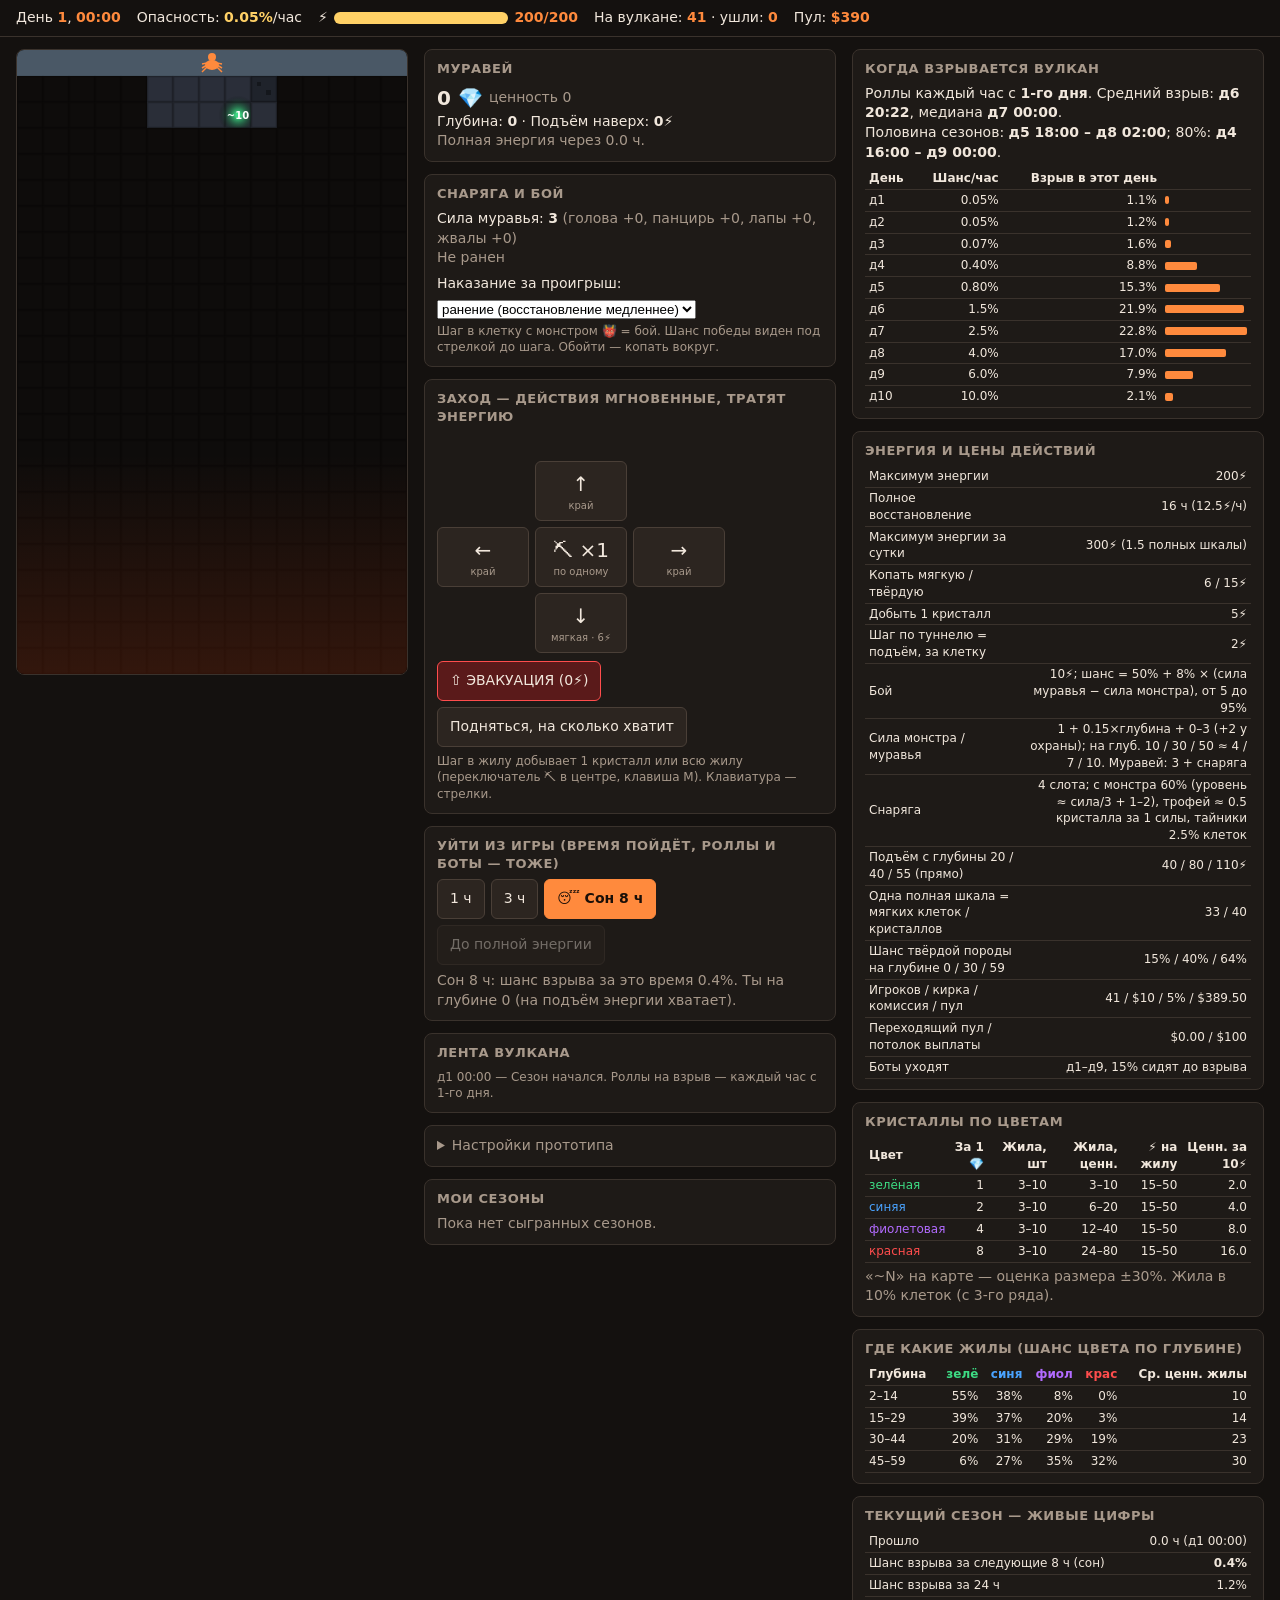
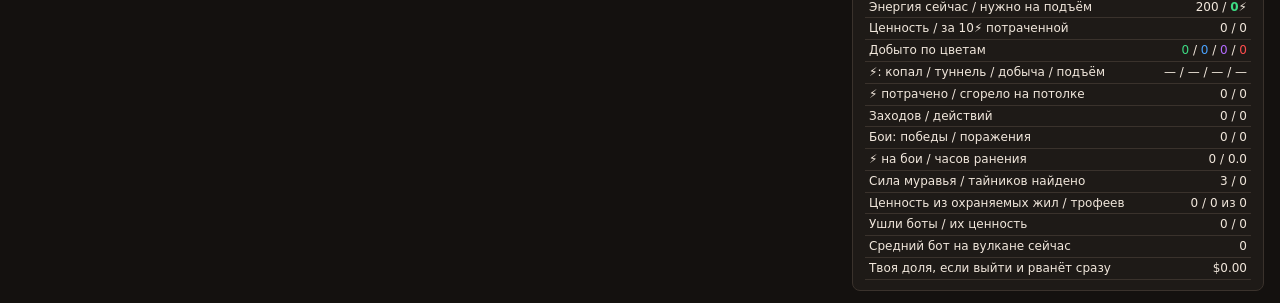
<file: monsters.html>
<!-- PROTOTYPE - NOT FOR PRODUCTION -->
<!-- Question (SPIKE): делает ли монстр на пути выбор «драться / обойти / усилиться» интересным в модели энергии, и меняет ли снаряга решения, не становясь pay-to-win? -->
<!-- Date: 2026-10-05 -->
<!doctype html>
<html lang="ru">
<head>
<meta charset="utf-8">
<meta name="viewport" content="width=device-width, initial-scale=1">
<title>Вулкан — спайк: монстры и снаряга</title>
<style>
  :root {
    --bg: #14110f; --panel: #1e1a17; --line: #3a322c; --text: #f1e7dc; --muted: #a8998b;
    --accent: #ff8a3d; --danger: #ff4d4d; --ok: #3ddc84; --energy: #ffd166;
  }
  * { box-sizing: border-box; }
  body { margin: 0; background: var(--bg); color: var(--text); font: 14px/1.4 system-ui, -apple-system, "Segoe UI", sans-serif; }
  header { display: flex; flex-wrap: wrap; gap: 8px 16px; align-items: center; padding: 8px 16px; border-bottom: 1px solid var(--line); position: sticky; top: 0; background: var(--bg); z-index: 5; }
  header b { color: var(--accent); }
  .wrap { display: flex; flex-wrap: wrap; gap: 16px; padding: 12px 16px; align-items: flex-start; }
  canvas { background: #000; border: 1px solid var(--line); border-radius: 8px; max-width: 100%; }
  .side { flex: 1 1 320px; max-width: 460px; display: flex; flex-direction: column; gap: 12px; }
  .ana { flex: 1 1 320px; max-width: 460px; display: flex; flex-direction: column; gap: 12px; }
  .card { background: var(--panel); border: 1px solid var(--line); border-radius: 8px; padding: 10px 12px; }
  .card h3 { margin: 0 0 6px; font-size: 13px; color: var(--muted); font-weight: 600; text-transform: uppercase; letter-spacing: .04em; }
  .row { display: flex; flex-wrap: wrap; gap: 6px; align-items: center; }
  button { background: #2c2520; color: var(--text); border: 1px solid #4a3f37; border-radius: 6px; padding: 8px 12px; font: inherit; cursor: pointer; min-height: 40px; }
  button:hover { border-color: var(--accent); }
  button.primary { background: var(--accent); color: #1a0f08; border-color: var(--accent); font-weight: 700; }
  button.danger { background: #5a1a1a; border-color: var(--danger); }
  button:disabled { opacity: .4; cursor: default; }
  .big { font-size: 20px; font-weight: 700; }
  .muted { color: var(--muted); }
  .feed { max-height: 160px; overflow: auto; font-size: 12px; color: var(--muted); }
  .pad { display: grid; grid-template-columns: repeat(3, 92px); gap: 6px; margin-top: 8px; }
  .pad button { min-height: 60px; font-size: 20px; display: flex; flex-direction: column; align-items: center; justify-content: center; padding: 4px; }
  .pad small { font-size: 10px; color: var(--muted); line-height: 1.1; margin-top: 2px; }
  .ebar { height: 12px; background: #2c2520; border-radius: 6px; overflow: hidden; min-width: 140px; flex: 1; }
  .ebar div { height: 100%; background: var(--energy); }
  .msg { min-height: 20px; color: var(--energy); font-size: 13px; }
  table { border-collapse: collapse; width: 100%; font-size: 12px; }
  td, th { border-bottom: 1px solid var(--line); padding: 2px 4px; text-align: right; }
  th:first-child, td:first-child { text-align: left; }
  .bar { height: 8px; background: var(--accent); border-radius: 2px; }
  #modal { position: fixed; inset: 0; background: rgba(0,0,0,.75); display: none; align-items: center; justify-content: center; z-index: 10; padding: 16px; }
  #modal .card { max-width: 600px; width: 100%; max-height: 90vh; overflow: auto; }
  details summary { cursor: pointer; color: var(--muted); }
  input[type=range] { width: 100%; }
  .tier0 { color: #3ddc84 } .tier1 { color: #4aa3ff } .tier2 { color: #b26bff } .tier3 { color: #ff4d4d }
</style>
</head>
<body>
<header>
  <span>День <b id="hDay">1</b>, <b id="hHour">00:00</b></span>
  <span>Опасность: <b id="hHaz">0%</b>/час</span>
  <span class="row" style="flex:0 1 260px">⚡ <span class="ebar"><div id="hEbar"></div></span> <b id="hEnergy">100</b></span>
  <span>На вулкане: <b id="hCrowd">41</b> · ушли: <b id="hLeft">0</b></span>
  <span>Пул: <b id="hPool"></b></span>
</header>

<div class="wrap">
  <canvas id="cv" width="390" height="624"></canvas>

  <div class="side">
    <div class="card">
      <h3>Муравей</h3>
      <div class="row"><span class="big" id="sCarry">0 💎</span><span class="muted" id="sValue">ценность 0</span></div>
      <div>Глубина: <b id="sDepth">0</b> · Подъём наверх: <b id="sAscent">0⚡</b></div>
      <div class="muted" id="sEnergyNote"></div>
      <div class="muted" id="sShare"></div>
    </div>

    <div class="card">
      <h3>Снаряга и бой</h3>
      <div>Сила муравья: <b id="gPower">3</b> <span class="muted" id="gSlots"></span></div>
      <div id="gInjury" class="muted"></div>
      <div class="row" style="margin-top:6px">Наказание за проигрыш:
        <select id="penalty">
          <option value="injury">ранение (восстановление медленнее)</option>
          <option value="energy">потеря энергии сразу</option>
          <option value="both">оба</option>
        </select>
      </div>
      <div class="muted" style="margin-top:4px;font-size:12px">Шаг в клетку с монстром 👹 = бой. Шанс победы виден под стрелкой до шага. Обойти — копать вокруг.</div>
    </div>

    <div class="card" id="actCard">
      <h3>Заход — действия мгновенные, тратят энергию</h3>
      <div class="msg" id="msg"></div>
      <div class="pad">
        <span></span><button data-dir="up">↑<small id="nUp"></small></button><span></span>
        <button data-dir="left">←<small id="nLeft"></small></button>
        <button id="bMineMode" title="Сколько добывать за шаг в жилу">⛏ ×1<small>по одному</small></button>
        <button data-dir="right">→<small id="nRight"></small></button>
        <span></span><button data-dir="down">↓<small id="nDown"></small></button><span></span>
      </div>
      <div class="row" style="margin-top:8px">
        <button id="bEvac" class="danger">⇧ ЭВАКУАЦИЯ</button>
        <button id="bClimb">Подняться, на сколько хватит</button>
      </div>
      <div class="muted" style="margin-top:6px;font-size:12px">Шаг в жилу добывает 1 кристалл или всю жилу (переключатель ⛏ в центре, клавиша M). Клавиатура — стрелки.</div>
    </div>

    <div class="card">
      <h3>Уйти из игры (время пойдёт, роллы и боты — тоже)</h3>
      <div class="row">
        <button data-skip="1">1 ч</button>
        <button data-skip="3">3 ч</button>
        <button data-skip="8" class="primary">😴 Сон 8 ч</button>
        <button id="bFull">До полной энергии</button>
      </div>
      <div class="muted" id="skipNote" style="margin-top:6px"></div>
    </div>

    <div class="card">
      <h3>Лента вулкана</h3>
      <div class="feed" id="feed"></div>
    </div>

    <details class="card">
      <summary>Настройки прототипа</summary>
      <div id="tuning"></div>
      <div class="muted" style="margin-top:6px">Меняются сразу; аналитика пересчитывается.</div>
    </details>

    <div class="card">
      <h3>Мои сезоны</h3>
      <div id="stats" class="muted">Пока нет сыгранных сезонов.</div>
    </div>
  </div>

  <div class="ana">
    <div class="card"><h3>Когда взрывается вулкан</h3><div id="aErupt"></div></div>
    <div class="card"><h3>Энергия и цены действий</h3><div id="aEnergy"></div></div>
    <div class="card"><h3>Кристаллы по цветам</h3><div id="aTiers"></div></div>
    <div class="card"><h3>Где какие жилы (шанс цвета по глубине)</h3><div id="aDepth"></div></div>
    <div class="card"><h3>Текущий сезон — живые цифры</h3><div id="aLive"></div></div>
  </div>
</div>

<div id="modal"><div class="card" id="modalBody"></div></div>

<script>
// PROTOTYPE - NOT FOR PRODUCTION
// Question (SPIKE): монстры и снаряга в модели энергии — интересный выбор или помеха? Снаряга без pay-to-win?
// Date: 2026-10-05

const W = 15, H = 60, CELL = 26, VIEW_ROWS = 24;
const TIERS = [
  { name: 'зелёная', color: '#3ddc84', value: 1 },
  { name: 'синяя', color: '#4aa3ff', value: 2 },
  { name: 'фиолетовая', color: '#b26bff', value: 4 },
  { name: 'красная', color: '#ff4d4d', value: 8 },
];
const MIN_VEIN = 3, MAX_VEIN = 10, VEIN_CHANCE = 0.1;
const BOTS = 40, PICKAXE_USD = 10, FEE = 0.05;
const DIRS = { left: [-1, 0], right: [1, 0], down: [0, 1], up: [0, -1] };

// Всё, что крутится в «Настройках прототипа»
const cfg = {
  eMax: 200, regenHours: 16, // 12.5⚡/ч; запас на подъём не упирается в потолок (см. README, симуляция 2026-10-05)
  cTunnel: 2, cSoft: 6, cHard: 15, cMine: 5, // cTunnel = и шаг по туннелю, и подъём (одна цена)
  rollStartDay: 1, hazMult: 1, botMult: 1,
  cFight: 10, injuryHours: 12, injuryRegen: 0.25, energyLossPct: 30, guardBonus: 1.6, guardAll: 1, trophyMult: 0.5, gearDiv: 3, // потеря энергии — % от МАКСИМУМА (не от текущей: иначе драться на пустой шкале бесплатно)
  monsterChance: 0.03, guardChance: 0.6, cacheChance: 0.025, dropChance: 0.6,
  payCap: 10, // потолок выплаты, × ставки (10× = $100); 0 = выкл. Остаток уходит в пул следующего сезона
};
// вероятность взрыва в час по дням (индекс = день − 1). Дни 1–3 — крошечный риск (вариант А, ~4% взрывов за первые 3 дня), дальше прежняя кривая.
// rollStartDay > 1 обнуляет дни до него (для сравнения со старой «безопасной зоной»).
const HAZ_BY_DAY = [0.0005, 0.0005, 0.0007, 0.004, 0.008, 0.015, 0.025, 0.04, 0.06, 0.1];

let S;
let history = loadHistory();
let carryOver = 0; // остаток пула, переходящий в следующий сезон
const cv = document.getElementById('cv'), ctx = cv.getContext('2d');
const $ = id => document.getElementById(id);

function loadHistory() { try { return JSON.parse(localStorage.getItem('monsters-spike') || '[]'); } catch (e) { return []; } }
function saveHistory() { try { localStorage.setItem('monsters-spike', JSON.stringify(history)); } catch (e) {} }

function hazardAt(hour) {
  const day = Math.floor(hour / 24) + 1;
  if (day < cfg.rollStartDay) return 0;
  return Math.min(0.5, HAZ_BY_DAY[Math.min(day - 1, HAZ_BY_DAY.length - 1)] * cfg.hazMult);
}
function regenPerHour() { return cfg.eMax / cfg.regenHours; }
function fmtPct(p) { return (p * 100).toFixed(p > 0 && p < 0.01 ? 2 : 1) + '%'; }

function tierWeights(row) {
  const t = row / H;
  return [Math.max(0.05, 1 - t), 0.6, t * 0.9, Math.max(0, t - 0.35) * 1.4];
}
function pickTier(row) {
  const w = tierWeights(row);
  let r = Math.random() * w.reduce((a, b) => a + b, 0);
  for (let i = 0; i < 4; i++) { r -= w[i]; if (r <= 0) return i; }
  return 3;
}

function newSeason() {
  const grid = [];
  for (let r = 0; r < H; r++) {
    const row = [];
    for (let c = 0; c < W; c++) {
      const cell = { dug: false, seen: false, hard: Math.random() < 0.15 + 0.5 * r / H, vein: null };
      if (r > 1 && Math.random() < VEIN_CHANCE) {
        const size = MIN_VEIN + Math.floor(Math.random() * (MAX_VEIN - MIN_VEIN + 1));
        cell.vein = { tier: pickTier(r), size, left: size, est: Math.max(1, Math.round(size * (0.7 + Math.random() * 0.6))) };
      }
      row.push(cell);
    }
    grid.push(row);
  }
  grid[0][7].dug = true;
  // охрана богатых жил: 1–2 монстра в соседних клетках фиолетовых/красных жил
  for (let r = 2; r < H; r++) for (let c = 0; c < W; c++) {
    const v = grid[r][c].vein;
    if (!v || v.tier < 2 || Math.random() >= cfg.guardChance) continue;
    v.guarded = true;
    v.size = Math.round(v.size * cfg.guardBonus); v.left = v.size; v.est = Math.max(1, Math.round(v.size * (0.7 + Math.random() * 0.6)));
    const nb = [[c - 1, r], [c + 1, r], [c, r - 1], [c, r + 1]].filter(([x, y]) => x >= 0 && x < W && y >= 2 && y < H && !grid[y][x].vein && !grid[y][x].monster);
    nb.sort(() => Math.random() - 0.5);
    for (const [x, y] of nb.slice(0, cfg.guardAll ? nb.length : 1 + (Math.random() < 0.5 ? 1 : 0))) grid[y][x].monster = makeMonster(y, true);
  }
  for (let r = 4; r < H; r++) for (let c = 0; c < W; c++) {
    const cell = grid[r][c];
    if (cell.vein || cell.monster) continue;
    if (Math.random() < cfg.monsterChance) cell.monster = makeMonster(r, false);
    else if (r >= 3 && Math.random() < cfg.cacheChance) cell.cache = true;
  }
  const bots = [];
  for (let i = 0; i < BOTS; i++) {
    const greedy = Math.random() < 0.15;
    bots.push({
      name: 'Муравей-' + (100 + Math.floor(Math.random() * 900)),
      rate: 0.6 + Math.random() * 0.8,
      exit: greedy ? 99999 : 24 * (1 + 8 * Math.pow(Math.random(), 0.9)),
      left: false,
    });
  }
  S = {
    carryIn: carryOver, time: 0, erupted: false, eruptHour: null, grid, ant: [7, 0], carry: 0, value: 0, maxDepth: 0,
    energy: cfg.eMax, evacuated: false, evacHour: null, bots, feed: [], valueAt: [0],
    mined: [0, 0, 0, 0], spent: { dig: 0, tunnel: 0, mine: 0, ascend: 0, fight: 0 }, wasted: 0,
    gear: { head: 0, body: 0, legs: 0, jaws: 0 }, injuryUntil: 0, injuredHours: 0, fights: { won: 0, lost: 0 }, valueGuarded: 0, cachesFound: 0, trophyValue: 0,
    sessions: 0, actedThisSession: false, actions: 0, skipping: false,
  };
  reveal(7, 0);
  log('Сезон начался. Роллы на взрыв — каждый час с ' + cfg.rollStartDay + '-го дня.');
  renderAnalyticsStatic();
}

function makeMonster(r, guard) {
  return { power: Math.round(1 + r * 0.15 + Math.random() * 3 + (guard ? 2 : 0)), guard };
}
const SLOTS = [['head', 'голова'], ['body', 'панцирь'], ['legs', 'лапы'], ['jaws', 'жвалы']];
function antPower() { return 3 + SLOTS.reduce((a, [k]) => a + S.gear[k], 0); }
function winChance(m) { return Math.max(0.05, Math.min(0.95, 0.5 + (antPower() - m.power) * 0.08)); }
function injured() { return S.time < S.injuryUntil; }
function giveGear(level, source) {
  const [k, name] = SLOTS[Math.floor(Math.random() * SLOTS.length)];
  const pw = Math.max(1, level);
  if (pw > S.gear[k]) { S.gear[k] = pw; log('Снаряга: ' + name + ' +' + pw + ' (' + source + ')'); return name + ' +' + pw; }
  log('Снаряга хуже надетой: ' + name + ' +' + pw + ' (' + source + ')'); return null;
}

// ~60–100 ценности в сутки у среднего бота — уровень хорошего игрока при 300⚡/сутки
function bValue(b, t) { return cfg.botMult * b.rate * 2.5 * t * (1 + t / 400); }

function reveal(c, r) {
  for (let dr = -2; dr <= 2; dr++) for (let dc = -2; dc <= 2; dc++) {
    const rr = r + dr, cc = c + dc;
    if (rr >= 0 && rr < H && cc >= 0 && cc < W) S.grid[rr][cc].seen = true;
  }
}
function log(msg) { S.feed.unshift(fmtTime(S.time) + ' — ' + msg); if (S.feed.length > 100) S.feed.pop(); }
function fmtTime(h) {
  const d = Math.floor(h / 24) + 1, hh = Math.floor(h % 24), mm = Math.floor((h % 1) * 60);
  return 'д' + d + ' ' + String(hh).padStart(2, '0') + ':' + String(mm).padStart(2, '0');
}
function say(text) { $('msg').textContent = text; }

function ascentPath() {
  const key = (c, r) => r * W + c;
  const prev = new Map(), q = [S.ant.slice()];
  prev.set(key(...S.ant), null);
  while (q.length) {
    const [c, r] = q.shift();
    if (r === 0) {
      const path = []; let k = key(c, r);
      while (k !== null) { path.unshift([k % W, Math.floor(k / W)]); k = prev.get(k); }
      return path;
    }
    for (const [dc, dr] of Object.values(DIRS)) {
      const nc = c + dc, nr = r + dr;
      if (nc < 0 || nc >= W || nr < 0 || nr >= H) continue;
      if (!S.grid[nr][nc].dug || prev.has(key(nc, nr))) continue;
      prev.set(key(nc, nr), key(c, r)); q.push([nc, nr]);
    }
  }
  return [S.ant.slice()];
}
function ascentCells() { return Math.max(0, ascentPath().length - 1); }
function ascentCost() { return ascentCells() * cfg.cTunnel; }

function canAct() { return !S.evacuated && !S.erupted && !S.skipping; }
function markAction() { S.actions++; if (!S.actedThisSession) { S.actedThisSession = true; S.sessions++; } }

// ---------- действия (мгновенные) ----------
function doStep(d) {
  if (!canAct()) return;
  const [dc, dr] = DIRS[d];
  const nc = S.ant[0] + dc, nr = S.ant[1] + dr;
  if (nc < 0 || nc >= W || nr < 1 || nr >= H) { say('Туда нельзя.'); return; }
  const cell = S.grid[nr][nc];
  if (cell.monster) {
    const m = cell.monster;
    if (S.energy < cfg.cFight) { say('На бой нужно ' + cfg.cFight + '⚡, есть ' + Math.floor(S.energy) + '.'); return; }
    S.energy -= cfg.cFight; S.spent.fight += cfg.cFight; markAction();
    const ch = winChance(m);
    if (Math.random() < ch) {
      S.fights.won++; cell.monster = null; cell.dug = true; S.ant = [nc, nr]; reveal(nc, nr); S.maxDepth = Math.max(S.maxDepth, nr);
      let drop = null;
      if (Math.random() < cfg.dropChance) drop = giveGear(1 + Math.floor(m.power / cfg.gearDiv + Math.random() * 2), 'монстр ' + m.power);
      const tn = Math.max(1, Math.round(m.power * cfg.trophyMult)), tt = pickTier(nr);
      S.carry += tn; S.value += tn * TIERS[tt].value; S.mined[tt] += tn; S.trophyValue += tn * TIERS[tt].value;
      log('⚔️ Победа над монстром ' + m.power + ' (шанс ' + Math.round(ch * 100) + '%), трофей +' + tn + ' 💎 ' + TIERS[tt].name);
      say('Победа! (шанс был ' + Math.round(ch * 100) + '%) Трофей +' + tn + ' 💎 ' + TIERS[tt].name + '.' + (drop ? ' Новая снаряга: ' + drop + '.' : ''));
    } else {
      S.fights.lost++;
      const mode = $('penalty').value;
      let txt = 'Поражение (шанс был ' + Math.round(ch * 100) + '%).';
      if (mode === 'injury' || mode === 'both') {
        S.injuryUntil = Math.max(S.injuryUntil, S.time) + cfg.injuryHours;
        txt += ' Ранен до ' + fmtTime(S.injuryUntil) + ': восстановление ×' + cfg.injuryRegen + '.';
      }
      if (mode === 'energy' || mode === 'both') {
        const loss = Math.min(Math.floor(S.energy), Math.round(cfg.eMax * cfg.energyLossPct / 100));
        S.energy -= loss; txt += ' Потеряно ' + loss + '⚡.';
      }
      log('💀 Поражение от монстра ' + m.power + ' (шанс ' + Math.round(ch * 100) + '%)');
      say(txt);
    }
    return;
  }
  if (cell.vein && cell.vein.left > 0) {
    const v = cell.vein;
    const can = Math.floor(S.energy / cfg.cMine);
    if (can < 1) { say('Нет энергии на добычу (нужно ' + cfg.cMine + '⚡ за кристалл).'); return; }
    const n = mineAll ? Math.min(can, v.left) : 1;
    S.energy -= n * cfg.cMine; S.spent.mine += n * cfg.cMine;
    v.left -= n; S.carry += n; S.value += n * TIERS[v.tier].value; S.mined[v.tier] += n;
    if (v.guarded) S.valueGuarded += n * TIERS[v.tier].value;
    markAction();
    if (v.left <= 0) { cell.dug = true; log('Жила выработана: +' + n + ' (' + TIERS[v.tier].name + ')'); say('+' + n + ' 💎 ' + TIERS[v.tier].name + '. Жила пуста.'); }
    else {
      if (mineAll) log('Добыто ' + n + ' из жилы (' + TIERS[v.tier].name + '), осталось ' + v.left);
      say('+' + n + ' 💎 ' + TIERS[v.tier].name + '. В жиле осталось ' + v.left + (mineAll ? ' — энергия кончилась.' : '. Ещё шаг туда — ещё кристалл.'));
    }
    return;
  }
  const cost = cell.dug ? cfg.cTunnel : (cell.hard ? cfg.cHard : cfg.cSoft);
  if (S.energy < cost) { say('Не хватает энергии: нужно ' + cost + '⚡, есть ' + Math.floor(S.energy) + '.'); return; }
  S.energy -= cost;
  if (cell.dug) S.spent.tunnel += cost; else S.spent.dig += cost;
  S.ant = [nc, nr]; cell.dug = true; reveal(nc, nr);
  S.maxDepth = Math.max(S.maxDepth, nr);
  markAction(); say('');
  if (cell.cache) { cell.cache = false; S.cachesFound++; const g = giveGear(1 + Math.floor(nr / 20 + Math.random() * 2), 'тайник'); say('Тайник! ' + (g ? 'Снаряга: ' + g : 'Снаряга хуже надетой.')); }
}

function evacuate() {
  if (!canAct()) return;
  const cost = ascentCost();
  if (S.energy < cost) { say('На подъём нужно ' + cost + '⚡, есть ' + Math.floor(S.energy) + '. Можно подняться частично.'); return; }
  S.energy -= cost; S.spent.ascend += cost;
  S.ant = [S.ant[0], 0]; S.evacuated = true; S.evacHour = S.time;
  markAction();
  log('⇧ ЭВАКУАЦИЯ: наверху с ' + S.carry + ' 💎 (ценность ' + S.value + ')');
  say('Ты наверху. Добыча в безопасности.');
}

function climbPartial() {
  if (!canAct()) return;
  const path = ascentPath();
  const n = Math.min(path.length - 1, Math.floor(S.energy / cfg.cTunnel));
  if (n < 1) { say('Нет энергии даже на одну клетку подъёма.'); return; }
  if (n === path.length - 1) { evacuate(); return; }
  S.energy -= n * cfg.cTunnel; S.spent.ascend += n * cfg.cTunnel;
  S.ant = path[n].slice();
  markAction();
  log('Поднялся на ' + n + ' клеток (глубина ' + S.ant[1] + ')');
  say('Поднялся на ' + n + '. До выхода ещё ' + ascentCost() + '⚡.');
}

// ---------- время между заходами ----------
function passTime(hours) {
  if (S.erupted || S.skipping) return;
  S.skipping = true; S.actedThisSession = false; say('');
  const target = S.time + hours;
  log('Ушёл на ' + hours.toFixed(1) + ' ч');
  const tick = () => {
    const stepH = S.evacuated ? 2 : 0.25;
    const next = Math.min(target, S.time + stepH);
    advanceClock(next);
    if (S.erupted) { S.skipping = false; return; }
    if (S.time < target - 1e-9) requestAnimationFrame(tick);
    else { S.skipping = false; log('Вернулся. ⚡ ' + Math.floor(S.energy) + '/' + cfg.eMax); }
  };
  requestAnimationFrame(tick);
}

function advanceClock(to) {
  while (S.time < to - 1e-9 && !S.erupted) {
    const nextInt = Math.floor(S.time + 1e-9) + 1;
    const until = Math.min(to, nextInt);
    const dh = until - S.time;
    // энергия: восстановление с потолком, излишек — «сгорел на потолке»
    const inj = injured();
    if (inj && !S.evacuated) S.injuredHours += dh;
    const gain = dh * regenPerHour() * (inj ? cfg.injuryRegen : 1);
    const room = cfg.eMax - S.energy;
    if (gain > room) { if (!S.evacuated) S.wasted += gain - room; S.energy = cfg.eMax; } else S.energy += gain;
    S.time = until;
    for (const b of S.bots) if (!b.left && b.exit <= S.time) { b.left = true; log(b.name + ' эвакуировался с ' + Math.round(bValue(b, b.exit))); }
    if (Math.abs(S.time - nextInt) < 1e-9) {
      S.time = nextInt;
      S.valueAt[nextInt] = S.value;
      roll(nextInt);
    }
  }
}

function roll(hour) {
  const p = hazardAt(hour);
  if (p <= 0) return;
  if (Math.random() < p) {
    S.erupted = true; S.eruptHour = hour;
    log('💥 ВЗРЫВ! (шанс был ' + fmtPct(p) + ')');
    setTimeout(endSeason, 400);
  } else if (hour % 6 === 0) log('✓ Ролл — вулкан держится (' + fmtPct(p) + ')');
}

// ---------- деньги ----------
function basePool() { return (BOTS + 1) * PICKAXE_USD * (1 - FEE); }
function poolUsd() { return basePool() + (S ? S.carryIn : 0); }
function capUsd() { return cfg.payCap > 0 ? cfg.payCap * PICKAXE_USD : Infinity; }
function payoutFor(value, eruptHour) {
  let total = value;
  for (const b of S.bots) if (b.exit < eruptHour) total += bValue(b, b.exit);
  return total > 0 ? Math.min(capUsd(), poolUsd() * value / total) : 0;
}
function currentShareEstimate() {
  let total = S.value;
  for (const b of S.bots) if (b.left) total += bValue(b, b.exit);
  return total > 0 ? Math.min(capUsd(), poolUsd() * S.value / total) : 0;
}

// Итог сезона по всем участникам: выжившие делят пул пропорционально поинтам (с потолком), сгоревшие — 0.
function seasonLeaderboard() {
  const E = S.eruptHour, rows = [];
  rows.push({ name: 'Ты', me: true, out: S.evacuated ? S.evacHour : null, pts: S.evacuated ? S.value : (S.valueAt[E] !== undefined ? S.valueAt[E] : S.value) });
  for (const b of S.bots) rows.push({ name: b.name, out: b.exit < E ? b.exit : null, pts: Math.round(bValue(b, b.exit < E ? b.exit : E)) });
  const total = rows.filter(r => r.out !== null).reduce((a, r) => a + r.pts, 0);
  let paid = 0;
  for (const r of rows) {
    r.pay = r.out !== null && total > 0 ? Math.min(capUsd(), poolUsd() * r.pts / total) : 0;
    paid += r.pay;
  }
  rows.sort((a, b) => b.pay - a.pay || (b.out !== null) - (a.out !== null) || b.pts - a.pts);
  return { rows, paid, leftover: Math.max(0, poolUsd() - paid) };
}

function endSeason() {
  const survived = S.evacuated;
  const payout = survived ? payoutFor(S.value, S.eruptHour) : 0;
  const valAtErupt = S.valueAt[S.eruptHour] !== undefined ? S.valueAt[S.eruptHour] : S.value;
  const could = payoutFor(valAtErupt, S.eruptHour);
  const survivors = S.bots.filter(b => b.exit < S.eruptHour).length + (survived ? 1 : 0);
  const lb = seasonLeaderboard();
  carryOver = lb.leftover;
  let board = '<div style="max-height:260px;overflow:auto"><table><tr><th>#</th><th>Игрок</th><th>Вышел</th><th>Поинты</th><th>Забрал</th><th>Чистыми</th></tr>';
  lb.rows.forEach((r, i) => {
    board += '<tr' + (r.me ? ' style="color:var(--accent);font-weight:700"' : (r.out === null ? ' class="muted"' : '')) + '><td>' + (i + 1) + '</td><td>' + r.name + '</td><td>' +
      (r.out === null ? '💥 сгорел' : fmtTime(r.out)) + '</td><td>' + r.pts + '</td><td>$' + r.pay.toFixed(2) + '</td><td>' + (r.pay >= PICKAXE_USD ? '+' : '') + (r.pay - PICKAXE_USD).toFixed(2) + '</td></tr>';
  });
  board += '</table></div><div class="muted">Пул $' + poolUsd().toFixed(2) + (S.carryIn ? ' (из них переходящий $' + S.carryIn.toFixed(2) + ')' : '') +
    ' · выплачено $' + lb.paid.toFixed(2) + ' · в пул следующего сезона $' + lb.leftover.toFixed(2) +
    (cfg.payCap > 0 ? ' · потолок $' + capUsd().toFixed(0) + ' на игрока' : '') + '</div>';
  let bestBot = null;
  for (const b of S.bots) if (b.exit < S.eruptHour && (!bestBot || bValue(b, b.exit) > bValue(bestBot, bestBot.exit))) bestBot = b;
  const rec = {
    n: history.length + 1, eruptHour: S.eruptHour, evacHour: survived ? S.evacHour : null,
    depth: S.maxDepth, value: S.value, survived, payout: Math.round(payout * 100) / 100,
    could: Math.round(could * 100) / 100, sessions: S.sessions, wasted: Math.round(S.wasted),
  };
  history.push(rec); saveHistory();
  let curve = '<table><tr><th>Выход в</th><th>Ценность</th><th>Забрал бы</th><th>Чистыми</th></tr>';
  const fromH = Math.min(cfg.rollStartDay * 24 - 24, S.eruptHour);
  for (let h = fromH; h <= S.eruptHour; h += 12) {
    const v = S.valueAt[h] !== undefined ? S.valueAt[h] : 0;
    const pay = payoutFor(v, S.eruptHour);
    const mine = survived && S.evacHour >= h && S.evacHour < h + 12;
    curve += '<tr' + (mine ? ' style="color:var(--accent)"' : '') + '><td>' + fmtTime(h) + (mine ? ' ← ты' : '') + '</td><td>' + v + '</td><td>$' + pay.toFixed(2) + '</td><td>' + (pay >= PICKAXE_USD ? '+' : '') + (pay - PICKAXE_USD).toFixed(2) + '</td></tr>';
    if (h < S.eruptHour && h + 12 > S.eruptHour) h = S.eruptHour - 12;
  }
  curve += '</table>';
  $('modalBody').innerHTML =
    '<h3>Сезон ' + rec.n + ' окончен</h3>' +
    '<div class="big">' + (survived ? '✅ Выжил: $' + payout.toFixed(2) + ' (ставка $' + PICKAXE_USD + ')' : '💥 Сгорел') + '</div>' +
    '<p>Взрыв: <b>' + fmtTime(S.eruptHour) + '</b>. ' + (survived ? 'Ты вышел за <b>' + (S.eruptHour - S.evacHour).toFixed(1) + ' ч</b> до взрыва.' : 'Ты был на глубине ' + S.ant[1] + ' и потерял всё.') + '</p>' +
    '<p>Если бы успел выйти в час взрыва (ценность ' + valAtErupt + '): <b>$' + could.toFixed(2) + '</b>' + (survived ? ' · ты взял $' + payout.toFixed(2) : '') + '</p>' +
    '<details open><summary>Лидерборд сезона</summary>' + board + '</details>' +
    '<details><summary>Сколько забрал бы, если бы вышел в этот час</summary>' + curve + '</details>' +
    '<p class="muted">Ценность ' + S.value + ' · макс. глубина ' + S.maxDepth + ' · выжили ' + survivors + ' из ' + (BOTS + 1) +
    (bestBot ? ' · лучший бот вышел ' + fmtTime(bestBot.exit) + ' с ' + Math.round(bValue(bestBot, bestBot.exit)) : '') + '</p>' +
    '<p class="muted">Заходов: ' + S.sessions + ' · действий: ' + S.actions + ' · энергии сгорело на потолке: ' + Math.round(S.wasted) + '⚡</p>' +
    '<p class="muted">Бои: ' + S.fights.won + ' побед / ' + S.fights.lost + ' поражений · сила муравья ' + antPower() + ' · ранен ' + S.injuredHours.toFixed(1) + ' ч · из охраняемых жил ' + S.valueGuarded + ' · трофеи ' + S.trophyValue + ' · наказание: ' + $('penalty').selectedOptions[0].text + '</p>' +
    statsTable() +
    '<div class="row" style="margin-top:10px"><button class="primary" id="bNext">Ещё сезон</button></div>';
  $('modal').style.display = 'flex';
  $('bNext').onclick = () => { $('modal').style.display = 'none'; newSeason(); };
  renderStats();
}

function statsTable() {
  if (!history.length) return '';
  let h = '<table><tr><th>#</th><th>Взрыв</th><th>Выход</th><th>Глуб.</th><th>Ценн.</th><th>$</th><th>Мог</th><th>Заходов</th><th>⚡ сгорело</th></tr>';
  for (const r of history.slice(-10)) {
    h += '<tr><td>' + r.n + '</td><td>' + fmtTime(r.eruptHour) + '</td><td>' + (r.survived ? fmtTime(r.evacHour) : '💥') + '</td><td>' + r.depth +
      '</td><td>' + r.value + '</td><td>' + r.payout.toFixed(2) + '</td><td>' + r.could.toFixed(2) + '</td><td>' + r.sessions + '</td><td>' + r.wasted + '</td></tr>';
  }
  const total = history.reduce((a, r) => a + r.payout - PICKAXE_USD, 0);
  return h + '</table><div class="muted">Итог по всем сезонам: ' + (total >= 0 ? '+' : '') + total.toFixed(2) + ' $</div>';
}
function renderStats() { $('stats').innerHTML = history.length ? statsTable() : 'Пока нет сыгранных сезонов.'; }

// ---------- аналитика ----------
function eruptionDistribution() {
  let surv = 1, mean = 0, cum = 0;
  const byDay = [], pct = {};
  for (let h = 1; h <= 24 * 40; h++) {
    const p = hazardAt(h), e = surv * p, d = Math.floor(h / 24);
    byDay[d] = (byDay[d] || 0) + e; mean += e * h; cum += e; surv *= 1 - p;
    for (const m of [0.1, 0.25, 0.5, 0.75, 0.9]) if (pct[m] === undefined && cum >= m) pct[m] = h;
  }
  return { byDay, pct, mean };
}

function renderAnalyticsStatic() {
  const er = eruptionDistribution();
  let h = '<div>Роллы каждый час с <b>' + cfg.rollStartDay + '-го дня</b>. Средний взрыв: <b>' + fmtTime(er.mean) + '</b>, медиана <b>' + fmtTime(er.pct[0.5]) + '</b>.</div>';
  h += '<div>Половина сезонов: <b>' + fmtTime(er.pct[0.25]) + ' – ' + fmtTime(er.pct[0.75]) + '</b>; 80%: <b>' + fmtTime(er.pct[0.1]) + ' – ' + fmtTime(er.pct[0.9]) + '</b>.</div>';
  h += '<table style="margin-top:6px"><tr><th>День</th><th>Шанс/час</th><th>Взрыв в этот день</th><th></th></tr>';
  const maxP = Math.max(...er.byDay.map(x => x || 0));
  for (let d = 0; d < 16; d++) {
    const p = er.byDay[d] || 0;
    if (d > 8 && p < 0.002) continue;
    h += '<tr><td>д' + (d + 1) + '</td><td>' + fmtPct(hazardAt(d * 24 + 1)) + '</td><td>' + (p * 100).toFixed(1) + '%</td><td style="width:90px"><div class="bar" style="width:' + (maxP ? 100 * p / maxP : 0) + '%"></div></td></tr>';
  }
  $('aErupt').innerHTML = h + '</table>';

  const rph = regenPerHour();
  $('aEnergy').innerHTML = '<table>' +
    '<tr><td>Максимум энергии</td><td>' + cfg.eMax + '⚡</td></tr>' +
    '<tr><td>Полное восстановление</td><td>' + cfg.regenHours + ' ч (' + rph.toFixed(1) + '⚡/ч)</td></tr>' +
    '<tr><td>Максимум энергии за сутки</td><td>' + Math.round(rph * 24) + '⚡ (' + (24 / cfg.regenHours).toFixed(1) + ' полных шкалы)</td></tr>' +
    '<tr><td>Копать мягкую / твёрдую</td><td>' + cfg.cSoft + ' / ' + cfg.cHard + '⚡</td></tr>' +

    '<tr><td>Добыть 1 кристалл</td><td>' + cfg.cMine + '⚡</td></tr>' +
    '<tr><td>Шаг по туннелю = подъём, за клетку</td><td>' + cfg.cTunnel + '⚡</td></tr>' +
    '<tr><td>Бой</td><td>' + cfg.cFight + '⚡; шанс = 50% + 8% × (сила муравья − сила монстра), от 5 до 95%</td></tr>' +
    '<tr><td>Сила монстра / муравья</td><td>1 + 0.15×глубина + 0–3 (+2 у охраны); на глуб. 10 / 30 / 50 ≈ ' + [10, 30, 50].map(r => Math.round(2.5 + r * 0.15)).join(' / ') + '. Муравей: 3 + снаряга</td></tr>' +
    '<tr><td>Снаряга</td><td>4 слота; с монстра ' + Math.round(cfg.dropChance * 100) + '% (уровень ≈ сила/' + cfg.gearDiv + ' + 1–2), трофей ≈ ' + cfg.trophyMult + ' кристалла за 1 силы, тайники ' + cfg.cacheChance * 100 + '% клеток</td></tr>' +
    '<tr><td>Подъём с глубины 20 / 40 / 55 (прямо)</td><td>' + 20 * cfg.cTunnel + ' / ' + 40 * cfg.cTunnel + ' / ' + 55 * cfg.cTunnel + '⚡</td></tr>' +
    '<tr><td>Одна полная шкала = мягких клеток / кристаллов</td><td>' + Math.floor(cfg.eMax / cfg.cSoft) + ' / ' + Math.floor(cfg.eMax / cfg.cMine) + '</td></tr>' +
    '<tr><td>Шанс твёрдой породы на глубине 0 / 30 / 59</td><td>15% / 40% / 64%</td></tr>' +
    '<tr><td>Игроков / кирка / комиссия / пул</td><td>' + (BOTS + 1) + ' / $' + PICKAXE_USD + ' / ' + FEE * 100 + '% / $' + basePool().toFixed(2) + '</td></tr>' +
    '<tr><td>Переходящий пул / потолок выплаты</td><td>$' + (S ? S.carryIn : 0).toFixed(2) + ' / ' + (cfg.payCap > 0 ? '$' + capUsd().toFixed(0) : 'выкл') + '</td></tr>' +
    '<tr><td>Боты уходят</td><td>д1–д9, 15% сидят до взрыва</td></tr></table>';

  let t = '<table><tr><th>Цвет</th><th>За 1 💎</th><th>Жила, шт</th><th>Жила, ценн.</th><th>⚡ на жилу</th><th>Ценн. за 10⚡</th></tr>';
  TIERS.forEach((tr, i) => {
    t += '<tr><td class="tier' + i + '">' + tr.name + '</td><td>' + tr.value + '</td><td>' + MIN_VEIN + '–' + MAX_VEIN + '</td><td>' + MIN_VEIN * tr.value + '–' + MAX_VEIN * tr.value +
      '</td><td>' + MIN_VEIN * cfg.cMine + '–' + MAX_VEIN * cfg.cMine + '</td><td>' + (10 * tr.value / cfg.cMine).toFixed(1) + '</td></tr>';
  });
  $('aTiers').innerHTML = t + '</table><div class="muted" style="margin-top:4px">«~N» на карте — оценка размера ±30%. Жила в ' + VEIN_CHANCE * 100 + '% клеток (с 3-го ряда).</div>';

  let d = '<table><tr><th>Глубина</th>' + TIERS.map((tr, i) => '<th class="tier' + i + '">' + tr.name.slice(0, 4) + '</th>').join('') + '<th>Ср. ценн. жилы</th></tr>';
  for (const [a, b] of [[2, 15], [15, 30], [30, 45], [45, 60]]) {
    const acc = [0, 0, 0, 0];
    for (let r = a; r < b; r++) { const w = tierWeights(r), sum = w.reduce((x, y) => x + y, 0); w.forEach((x, i) => acc[i] += x / sum / (b - a)); }
    const avg = acc.reduce((s2, x, i) => s2 + x * TIERS[i].value, 0) * (MIN_VEIN + MAX_VEIN) / 2;
    d += '<tr><td>' + a + '–' + (b - 1) + '</td>' + acc.map(x => '<td>' + Math.round(x * 100) + '%</td>').join('') + '<td>' + avg.toFixed(0) + '</td></tr>';
  }
  $('aDepth').innerHTML = d + '</table>';
}

function chanceWithin(hours) {
  let surv = 1;
  for (let h = Math.floor(S.time) + 1; h <= Math.floor(S.time + hours); h++) surv *= 1 - hazardAt(h);
  return 1 - surv;
}

let liveTick = 0;
function renderAnalyticsLive(now) {
  if (now - liveTick < 250) return;
  liveTick = now;
  const sp = S.spent, spentTotal = sp.dig + sp.tunnel + sp.mine + sp.ascend + sp.fight;
  const pct = x => spentTotal ? Math.round(100 * x / spentTotal) + '%' : '—';
  const leftBots = S.bots.filter(b => b.left);
  const onV = S.bots.filter(b => !b.left);
  const avgOn = onV.length ? onV.reduce((a, b) => a + bValue(b, S.time), 0) / onV.length : 0;
  const asc = ascentCost();
  let h = '<table>' +
    '<tr><td>Прошло</td><td>' + S.time.toFixed(1) + ' ч (' + fmtTime(S.time) + ')</td></tr>' +
    '<tr><td>Шанс взрыва за следующие 8 ч (сон)</td><td><b>' + (chanceWithin(8) * 100).toFixed(1) + '%</b></td></tr>' +
    '<tr><td>Шанс взрыва за 24 ч</td><td>' + (chanceWithin(24) * 100).toFixed(1) + '%</td></tr>' +
    '<tr><td>Энергия сейчас / нужно на подъём</td><td>' + Math.floor(S.energy) + ' / <b style="color:' + (S.energy >= asc ? 'var(--ok)' : 'var(--danger)') + '">' + asc + '</b>⚡</td></tr>' +
    '<tr><td>Ценность / за 10⚡ потраченной</td><td>' + S.value + ' / ' + (spentTotal ? (10 * S.value / spentTotal).toFixed(1) : '0') + '</td></tr>' +
    '<tr><td>Добыто по цветам</td><td>' + S.mined.map((n, i) => '<span class="tier' + i + '">' + n + '</span>').join(' / ') + '</td></tr>' +
    '<tr><td>⚡: копал / туннель / добыча / подъём</td><td>' + pct(sp.dig) + ' / ' + pct(sp.tunnel) + ' / ' + pct(sp.mine) + ' / ' + pct(sp.ascend) + '</td></tr>' +
    '<tr><td>⚡ потрачено / сгорело на потолке</td><td>' + Math.round(spentTotal) + ' / ' + Math.round(S.wasted) + '</td></tr>' +
    '<tr><td>Заходов / действий</td><td>' + S.sessions + ' / ' + S.actions + '</td></tr>' +
    '<tr><td>Бои: победы / поражения</td><td>' + S.fights.won + ' / ' + S.fights.lost + '</td></tr>' +
    '<tr><td>⚡ на бои / часов ранения</td><td>' + Math.round(S.spent.fight) + ' / ' + S.injuredHours.toFixed(1) + '</td></tr>' +
    '<tr><td>Сила муравья / тайников найдено</td><td>' + antPower() + ' / ' + S.cachesFound + '</td></tr>' +
    '<tr><td>Ценность из охраняемых жил / трофеев</td><td>' + S.valueGuarded + ' / ' + S.trophyValue + ' из ' + S.value + '</td></tr>' +
    '<tr><td>Ушли боты / их ценность</td><td>' + leftBots.length + ' / ' + Math.round(leftBots.reduce((a, b) => a + bValue(b, b.exit), 0)) + '</td></tr>' +
    '<tr><td>Средний бот на вулкане сейчас</td><td>' + Math.round(avgOn) + '</td></tr>' +
    '<tr><td>Твоя доля, если выйти и рванёт сразу</td><td>$' + currentShareEstimate().toFixed(2) + '</td></tr></table>';
  if (S.evacuated) h += '<div class="muted">Ты наверху с ' + fmtTime(S.evacHour) + '.</div>';
  $('aLive').innerHTML = h;
}

// ---------- настройки ----------
const TUNE = [
  ['eMax', 'Максимум энергии', 40, 300, 10],
  ['regenHours', 'Часов на полное восстановление', 2, 24, 1],
  ['cSoft', 'Цена: мягкая порода', 1, 20, 1],
  ['cHard', 'Цена: твёрдая порода', 2, 40, 1],
  ['cTunnel', 'Цена: шаг по туннелю = подъём', 0, 10, 0.5],
  ['cMine', 'Цена: 1 кристалл', 1, 20, 1],
  ['rollStartDay', 'Роллы с дня', 1, 10, 1],
  ['hazMult', 'Множитель опасности', 0.25, 3, 0.25],
  ['botMult', 'Сила ботов', 0.25, 3, 0.25],
  ['payCap', 'Потолок выплаты, × ставки (0 = выкл)', 0, 20, 1],
  ['cFight', 'Цена боя', 0, 40, 1],
  ['injuryHours', 'Ранение: часов', 1, 24, 1],
  ['injuryRegen', 'Ранение: скорость восстановления (×)', 0.1, 1, 0.1],
  ['energyLossPct', 'Потеря энергии при проигрыше, % от максимума', 0, 100, 5],
  ['monsterChance', 'Случайные монстры (доля клеток)', 0, 0.1, 0.005],
  ['guardChance', 'Шанс охраны у фиол./красной жилы', 0, 1, 0.1],
  ['dropChance', 'Шанс снаряги с монстра', 0, 1, 0.1],
  ['trophyMult', 'Трофей: кристаллов за 1 силы монстра', 0, 2, 0.1],
  ['gearDiv', 'Снаряга: делитель силы монстра (меньше = сильнее)', 1, 8, 1],
  ['guardBonus', 'Размер охраняемой жилы (×)', 1, 3, 0.1],
  ['guardAll', 'Сторожа со всех сторон жилы (0/1)', 0, 1, 1],
];
$('tuning').innerHTML = TUNE.map(([k, label, min, max, step]) =>
  '<div style="margin-top:6px">' + label + ': <b id="v_' + k + '">' + cfg[k] + '</b><br><input type="range" id="t_' + k + '" min="' + min + '" max="' + max + '" step="' + step + '" value="' + cfg[k] + '"></div>').join('');
TUNE.forEach(([k]) => $('t_' + k).oninput = () => {
  cfg[k] = +$('t_' + k).value; $('v_' + k).textContent = cfg[k];
  if (k === 'eMax') S.energy = Math.min(S.energy, cfg.eMax);
  renderAnalyticsStatic();
});

// ---------- отрисовка ----------
function lerp(a, b, t) { return a + (b - a) * t; }
function rockColor(r, hard) {
  const t = r / H, k = hard ? 0.75 : 1;
  return 'rgb(' + (lerp(42, 70, t) * k | 0) + ',' + (lerp(47, 28, t) * k | 0) + ',' + (lerp(58, 20, t) * k | 0) + ')';
}
let camRow = 0;
function draw() {
  const target = Math.max(0, Math.min(H - VIEW_ROWS, S.ant[1] - 9));
  camRow += (target - camRow) * 0.15;
  ctx.clearRect(0, 0, cv.width, cv.height);
  const r0 = Math.floor(camRow), off = (camRow - r0) * CELL;
  for (let vr = -1; vr <= VIEW_ROWS + 1; vr++) {
    const r = r0 + vr; if (r < 0 || r >= H) continue;
    const y = vr * CELL - off;
    for (let c = 0; c < W; c++) {
      const cell = S.grid[r][c], x = c * CELL;
      if (r === 0) { ctx.fillStyle = '#4a5866'; ctx.fillRect(x, y, CELL, CELL); continue; }
      if (cell.dug) { ctx.fillStyle = '#6b5442'; ctx.fillRect(x, y, CELL, CELL); }
      else if (!cell.seen) { ctx.fillStyle = '#0e0c0b'; ctx.fillRect(x, y, CELL, CELL); }
      else {
        ctx.fillStyle = rockColor(r, cell.hard); ctx.fillRect(x, y, CELL, CELL);
        if (cell.hard) { ctx.fillStyle = 'rgba(0,0,0,.35)'; ctx.fillRect(x + 6, y + 6, 4, 4); ctx.fillRect(x + 15, y + 14, 5, 5); }
      }
      if (cell.seen && cell.monster) {
        ctx.fillStyle = cell.monster.guard ? '#c4122f' : '#8e2440'; ctx.fillRect(x + 1, y + 1, CELL - 2, CELL - 2);
        ctx.strokeStyle = '#ffd166'; ctx.lineWidth = 2; ctx.strokeRect(x + 1.5, y + 1.5, CELL - 3, CELL - 3); ctx.lineWidth = 1;
        ctx.fillStyle = '#fff'; ctx.font = 'bold 11px system-ui'; ctx.textAlign = 'center';
        ctx.fillText('👹' + cell.monster.power, x + CELL / 2, y + CELL / 2 + 4);
      }
      if (cell.seen && cell.cache) {
        ctx.fillStyle = '#d4a017'; ctx.fillRect(x + 8, y + 9, 10, 8); ctx.fillStyle = '#7a5a08'; ctx.fillRect(x + 8, y + 12, 10, 1);
      }
      if (cell.seen && cell.vein && cell.vein.left > 0) {
        const tier = TIERS[cell.vein.tier];
        const g = ctx.createRadialGradient(x + CELL / 2, y + CELL / 2, 2, x + CELL / 2, y + CELL / 2, CELL * 0.75);
        g.addColorStop(0, tier.color); g.addColorStop(1, 'rgba(0,0,0,0)');
        ctx.fillStyle = g; ctx.fillRect(x - 6, y - 6, CELL + 12, CELL + 12);
        ctx.fillStyle = '#fff'; ctx.font = 'bold 10px system-ui'; ctx.textAlign = 'center';
        ctx.fillText('~' + (cell.vein.left < cell.vein.size ? cell.vein.left : cell.vein.est), x + CELL / 2, y + CELL / 2 + 4);
      }
      ctx.strokeStyle = 'rgba(0,0,0,.25)'; ctx.strokeRect(x + .5, y + .5, CELL - 1, CELL - 1);
    }
  }
  const haz = hazardAt(Math.floor(S.time) + 1);
  const glow = Math.min(0.85, 0.15 + haz * 9);
  const g2 = ctx.createLinearGradient(0, Math.min(cv.height, (H - camRow) * CELL) - 220, 0, cv.height);
  g2.addColorStop(0, 'rgba(255,80,20,0)'); g2.addColorStop(1, 'rgba(255,80,20,' + glow + ')');
  ctx.fillStyle = g2; ctx.fillRect(0, 0, cv.width, cv.height);
  const ax = S.ant[0] * CELL + CELL / 2, ay = (S.ant[1] - camRow) * CELL + CELL / 2;
  ctx.fillStyle = S.energy < 1 ? '#8a6a52' : '#ff8a3d';
  ctx.beginPath(); ctx.ellipse(ax, ay + 2, 7, 5, 0, 0, Math.PI * 2); ctx.fill();
  ctx.beginPath(); ctx.arc(ax, ay - 6, 4, 0, Math.PI * 2); ctx.fill();
  ctx.strokeStyle = ctx.fillStyle; ctx.lineWidth = 1.5;
  for (const s of [-1, 1]) for (const k of [-4, 0, 4]) { ctx.beginPath(); ctx.moveTo(ax + s * 5, ay + 2 + k / 2); ctx.lineTo(ax + s * 10, ay + 5 + k); ctx.stroke(); }
  if (S.skipping) { ctx.fillStyle = 'rgba(0,0,0,.35)'; ctx.fillRect(0, 0, cv.width, cv.height); ctx.fillStyle = '#fff'; ctx.font = 'bold 16px system-ui'; ctx.textAlign = 'center'; ctx.fillText('Время идёт… ' + fmtTime(S.time), cv.width / 2, 30); }
  if (S.erupted) { ctx.fillStyle = 'rgba(255,60,20,.55)'; ctx.fillRect(0, 0, cv.width, cv.height); }
}

function neighborInfo(d) {
  const [dc, dr] = DIRS[d];
  const nc = S.ant[0] + dc, nr = S.ant[1] + dr;
  if (nc < 0 || nc >= W || nr < 1 || nr >= H) return 'край';
  const cell = S.grid[nr][nc];
  if (cell.monster && cell.seen) return '👹 ' + cell.monster.power + ' · ' + Math.round(winChance(cell.monster) * 100) + '% · ' + cfg.cFight + '⚡';
  if (cell.vein && cell.vein.left > 0) {
    const n = cell.vein.left < cell.vein.size ? cell.vein.left : cell.vein.est;
    return TIERS[cell.vein.tier].name.slice(0, 4) + ' ~' + n + ' · ' + (mineAll ? n * cfg.cMine + '⚡ всё' : cfg.cMine + '⚡/шт');
  }
  if (cell.dug) return 'туннель · ' + cfg.cTunnel + '⚡';
  return (cell.hard ? 'твёрдая · ' + cfg.cHard : 'мягкая · ' + cfg.cSoft) + '⚡';
}

function updateUI() {
  $('hDay').textContent = Math.floor(S.time / 24) + 1;
  $('hHour').textContent = String(Math.floor(S.time % 24)).padStart(2, '0') + ':' + String(Math.floor((S.time % 1) * 60)).padStart(2, '0');
  const haz = hazardAt(Math.floor(S.time) + 1);
  $('hHaz').textContent = fmtPct(haz);
  $('hHaz').style.color = haz === 0 ? 'var(--ok)' : haz < 0.02 ? '#ffd166' : 'var(--danger)';
  $('hEnergy').textContent = Math.floor(S.energy) + '/' + cfg.eMax + (injured() ? ' 🩹' : '');
  $('gPower').textContent = antPower();
  $('gSlots').textContent = '(' + SLOTS.map(([k, n]) => n + ' +' + S.gear[k]).join(', ') + ')';
  $('gInjury').textContent = injured() ? '🩹 Ранен до ' + fmtTime(S.injuryUntil) + ' — восстановление ×' + cfg.injuryRegen : 'Не ранен';
  $('hPool').textContent = '$' + poolUsd().toFixed(0) + (S.carryIn ? ' (+' + S.carryIn.toFixed(0) + ' перех.)' : '');
  $('hEbar').style.width = (100 * S.energy / cfg.eMax) + '%';
  const left = S.bots.filter(b => b.left).length;
  $('hCrowd').textContent = (BOTS - left) + (S.evacuated ? 0 : 1);
  $('hLeft').textContent = left + (S.evacuated ? 1 : 0);
  $('sCarry').textContent = S.carry + ' 💎';
  $('sValue').textContent = 'ценность ' + S.value;
  $('sDepth').textContent = S.ant[1];
  const asc = ascentCost();
  $('sAscent').textContent = S.evacuated ? 'наверху' : asc + '⚡';
  $('sAscent').style.color = !S.evacuated && S.energy < asc ? 'var(--danger)' : '';
  const toFull = (cfg.eMax - S.energy) / regenPerHour();
  $('sEnergyNote').textContent = S.evacuated ? 'Эвакуирован в ' + fmtTime(S.evacHour) + '. Ждём взрыва.' :
    (S.energy < 1 ? 'Энергия кончилась — муравей спит. ' : '') + 'Полная энергия через ' + toFull.toFixed(1) + ' ч.' +
    (S.energy < asc ? ' ⚠️ Сейчас НЕ хватает энергии на эвакуацию.' : '');
  $('sShare').textContent = S.value ? 'Доля, если выйти сейчас и рванёт сразу: ~$' + currentShareEstimate().toFixed(2) : '';
  for (const [d, id] of [['up', 'nUp'], ['down', 'nDown'], ['left', 'nLeft'], ['right', 'nRight']]) { const v = neighborInfo(d); if ($(id).textContent !== v) $(id).textContent = v; }
  const off = !canAct();
  document.querySelectorAll('[data-dir]').forEach(b => b.disabled = off);
  $('bEvac').disabled = off; $('bClimb').disabled = off;
  $('bEvac').textContent = '⇧ ЭВАКУАЦИЯ (' + asc + '⚡)';
  document.querySelectorAll('[data-skip]').forEach(b => b.disabled = S.skipping || S.erupted);
  $('bFull').disabled = S.skipping || S.erupted || S.energy >= cfg.eMax - 0.5;
  $('skipNote').textContent = S.evacuated ? 'Ты наверху — промотай время до взрыва.' :
    'Сон 8 ч: шанс взрыва за это время ' + (chanceWithin(8) * 100).toFixed(1) + '%. Ты на глубине ' + S.ant[1] + (S.energy >= asc ? ' (на подъём энергии хватает).' : ' (на подъём энергии НЕ хватает).');
  const html = S.feed.slice(0, 40).map(l => '<div>' + l + '</div>').join('');
  if ($('feed').dataset.v !== html) { $('feed').innerHTML = html; $('feed').dataset.v = html; }
}

// ---------- ввод ----------
document.querySelectorAll('[data-dir]').forEach(b => b.onclick = () => doStep(b.dataset.dir));
document.querySelectorAll('[data-skip]').forEach(b => b.onclick = () => passTime(S.evacuated ? 24 : +b.dataset.skip));
$('bFull').onclick = () => passTime(Math.max(0.25, (cfg.eMax - S.energy) / regenPerHour()));
$('bEvac').onclick = evacuate;
$('bClimb').onclick = climbPartial;
let mineAll = false;
function toggleMine() { mineAll = !mineAll; $('bMineMode').innerHTML = mineAll ? '⛏ всё<small>вся жила</small>' : '⛏ ×1<small>по одному</small>'; }
$('bMineMode').onclick = toggleMine;
window.addEventListener('keydown', e => {
  const m = { ArrowLeft: 'left', ArrowRight: 'right', ArrowDown: 'down', ArrowUp: 'up' };
  if (m[e.key]) { doStep(m[e.key]); e.preventDefault(); }
  if (e.key === 'm' || e.key === 'M' || e.key === 'ь' || e.key === 'Ь') toggleMine();
});

function frame(now) {
  draw(); updateUI(); renderAnalyticsLive(now);
  requestAnimationFrame(frame);
}

newSeason();
renderStats();
requestAnimationFrame(frame);
</script>
</body>
</html>
</file>
